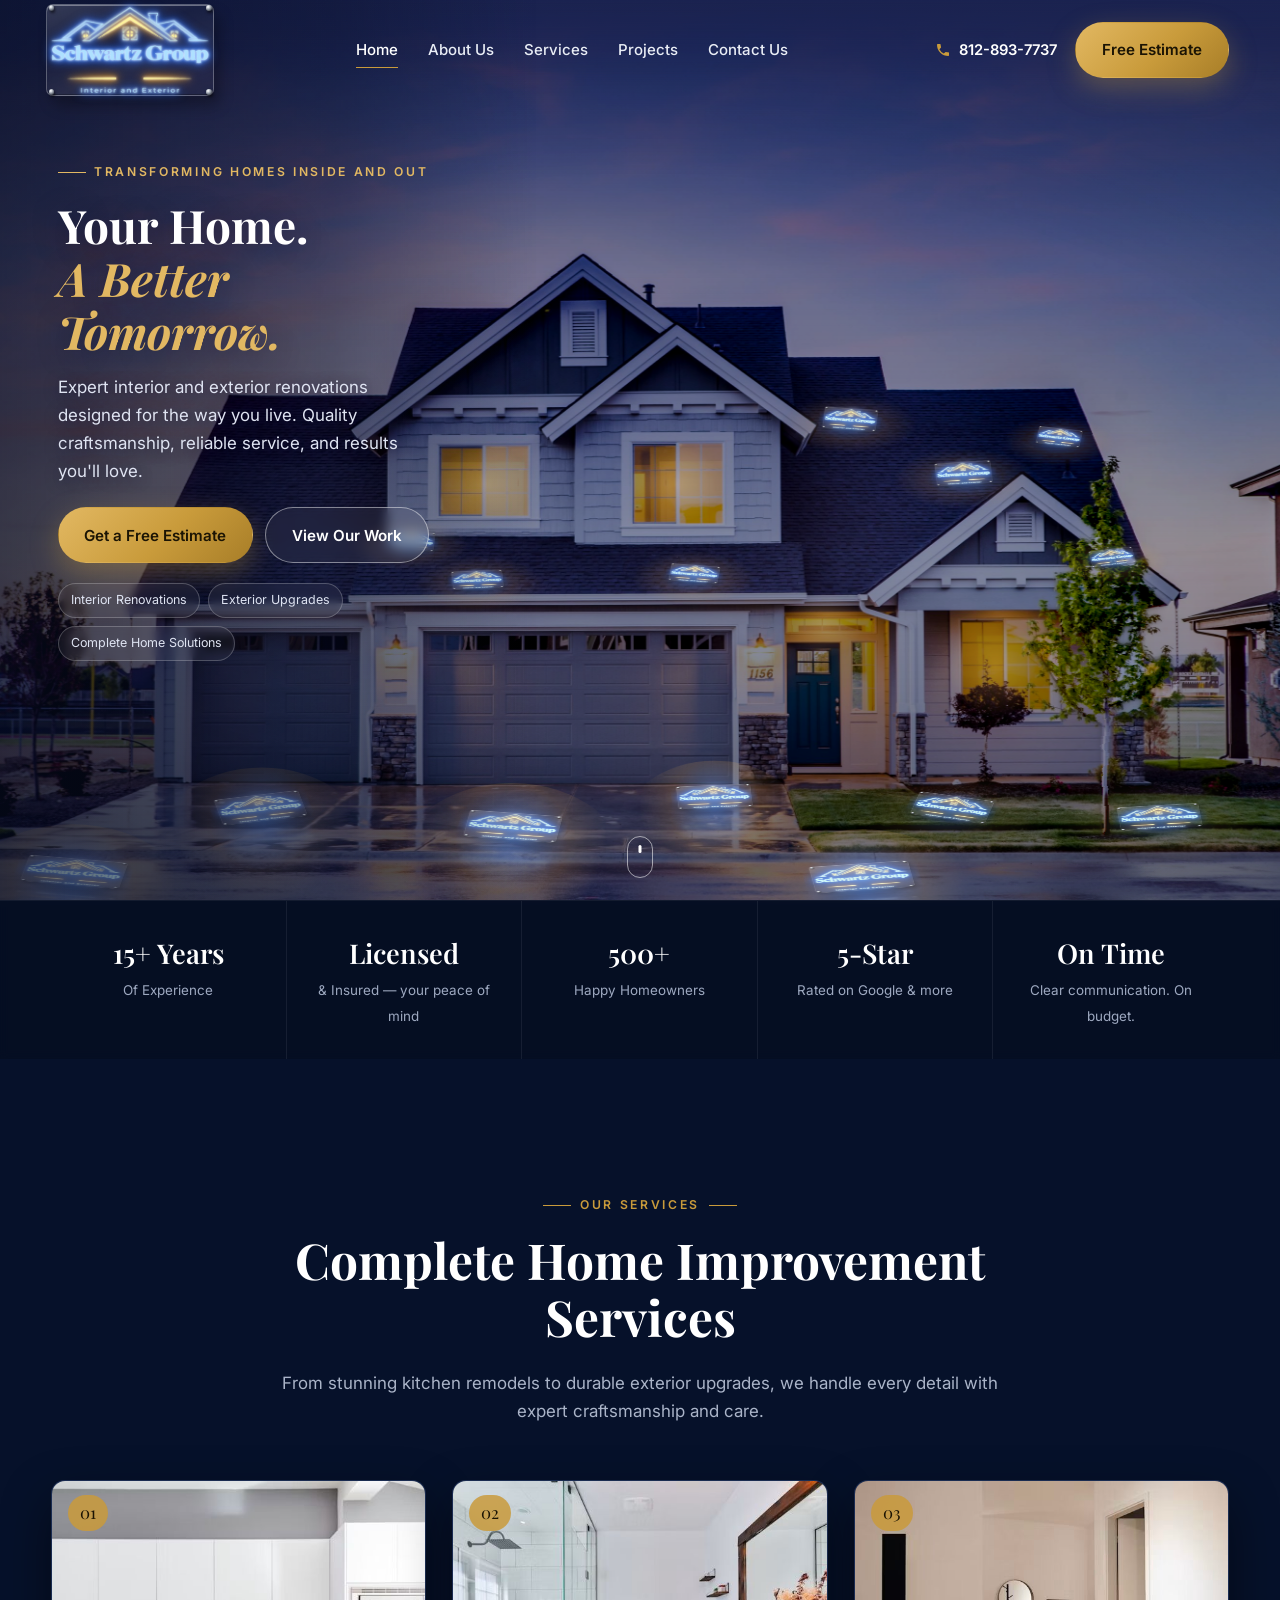
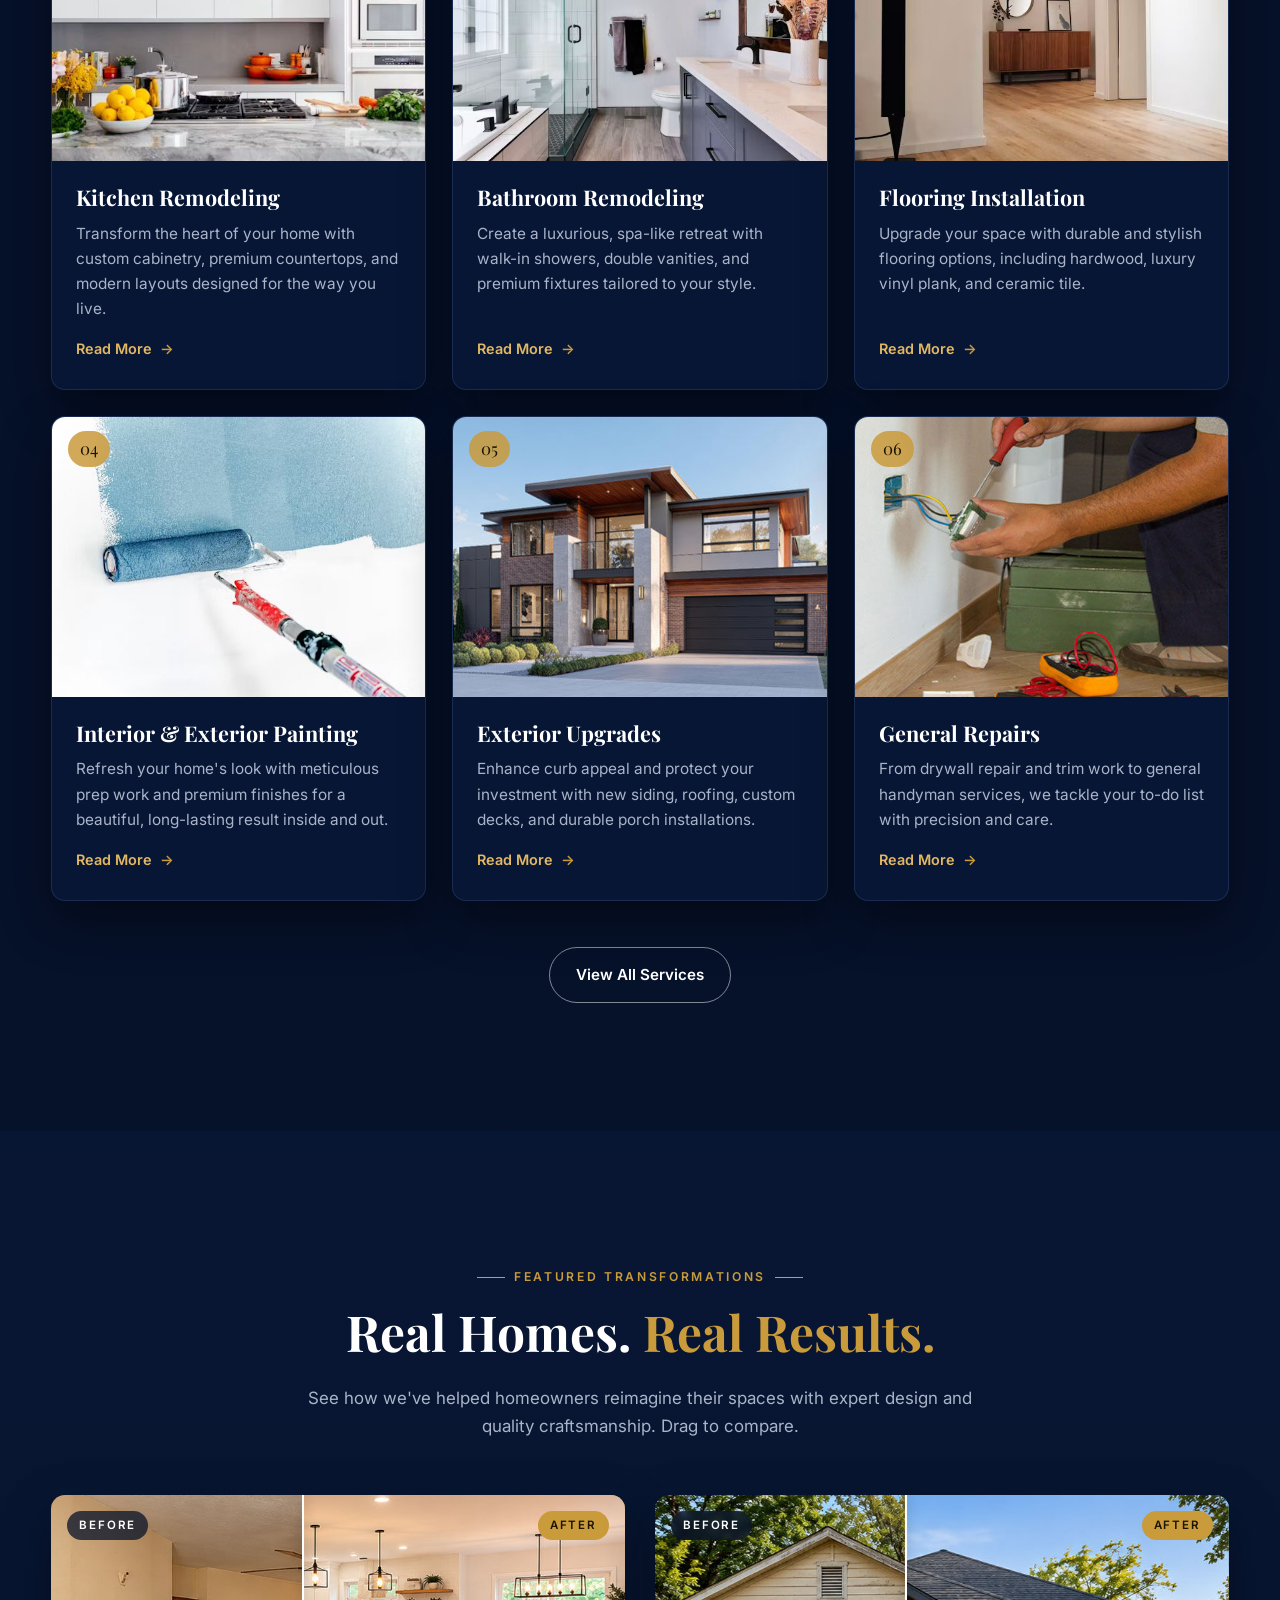
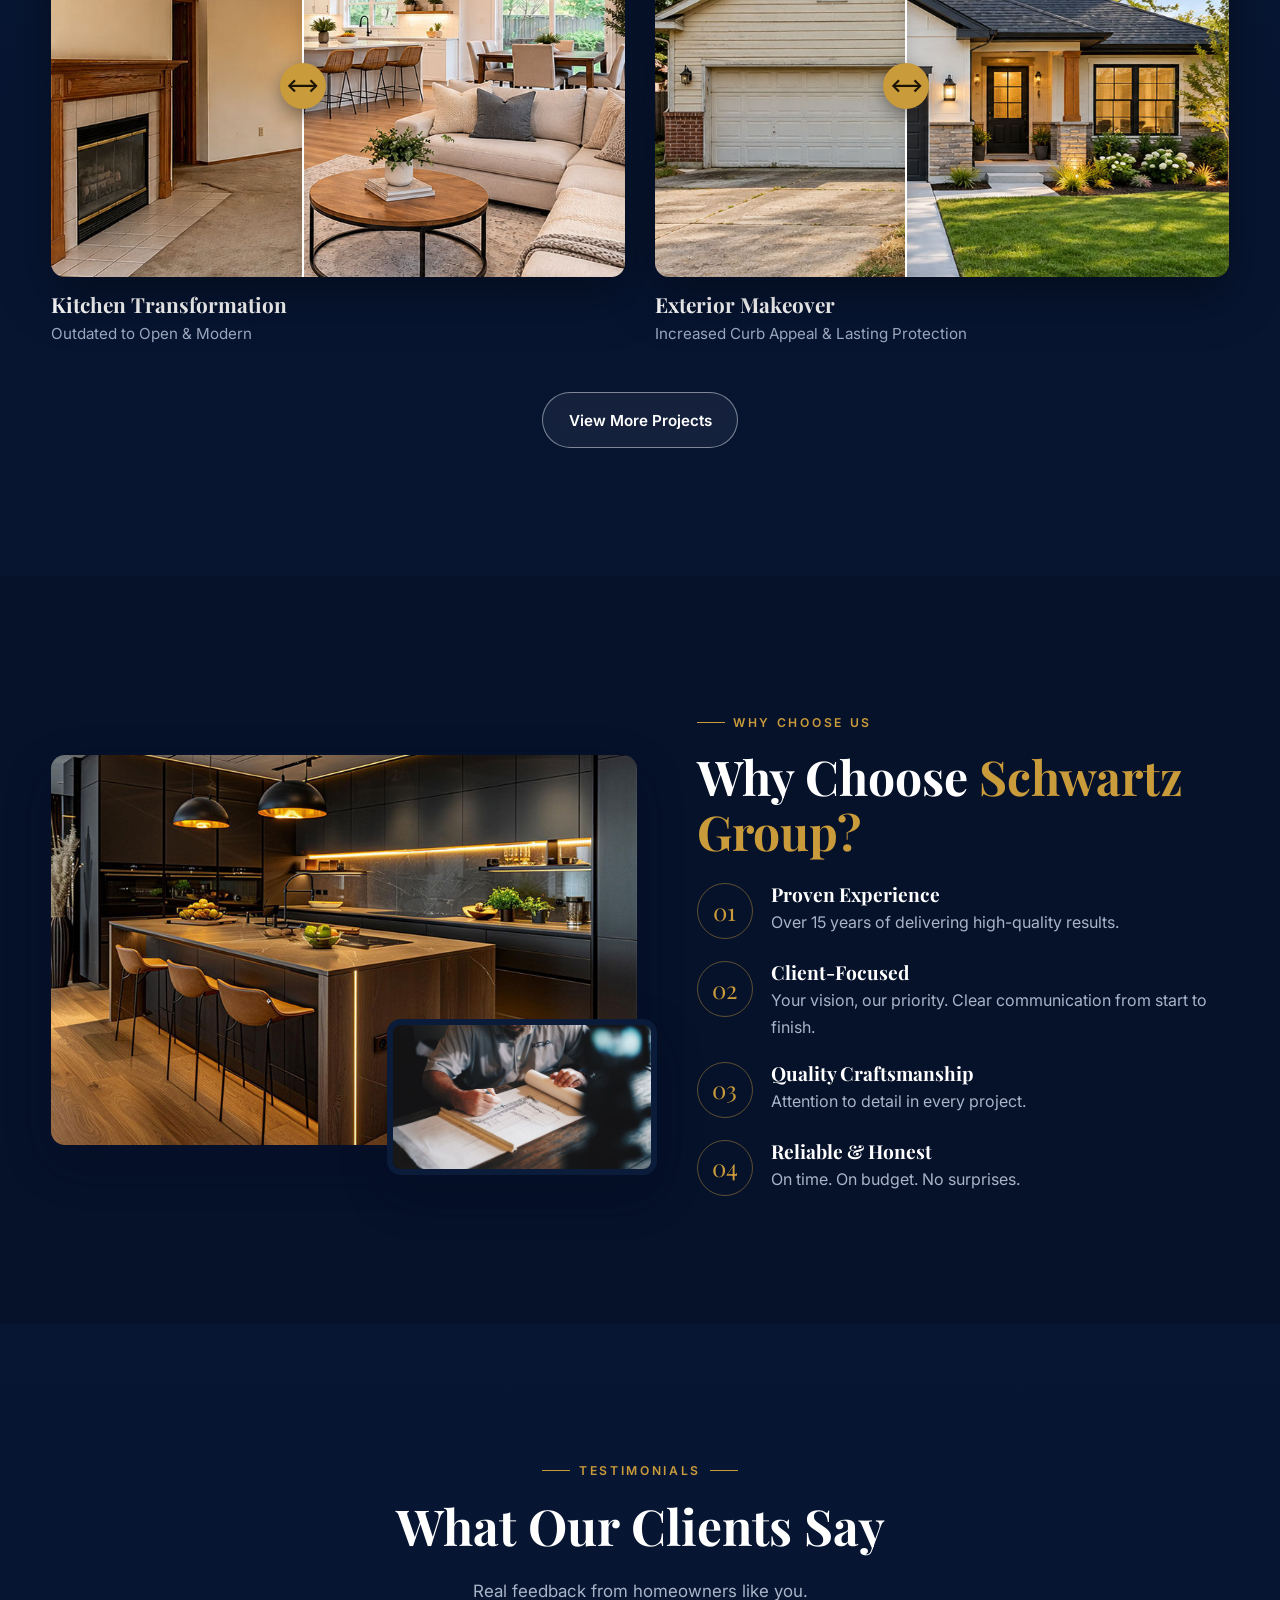
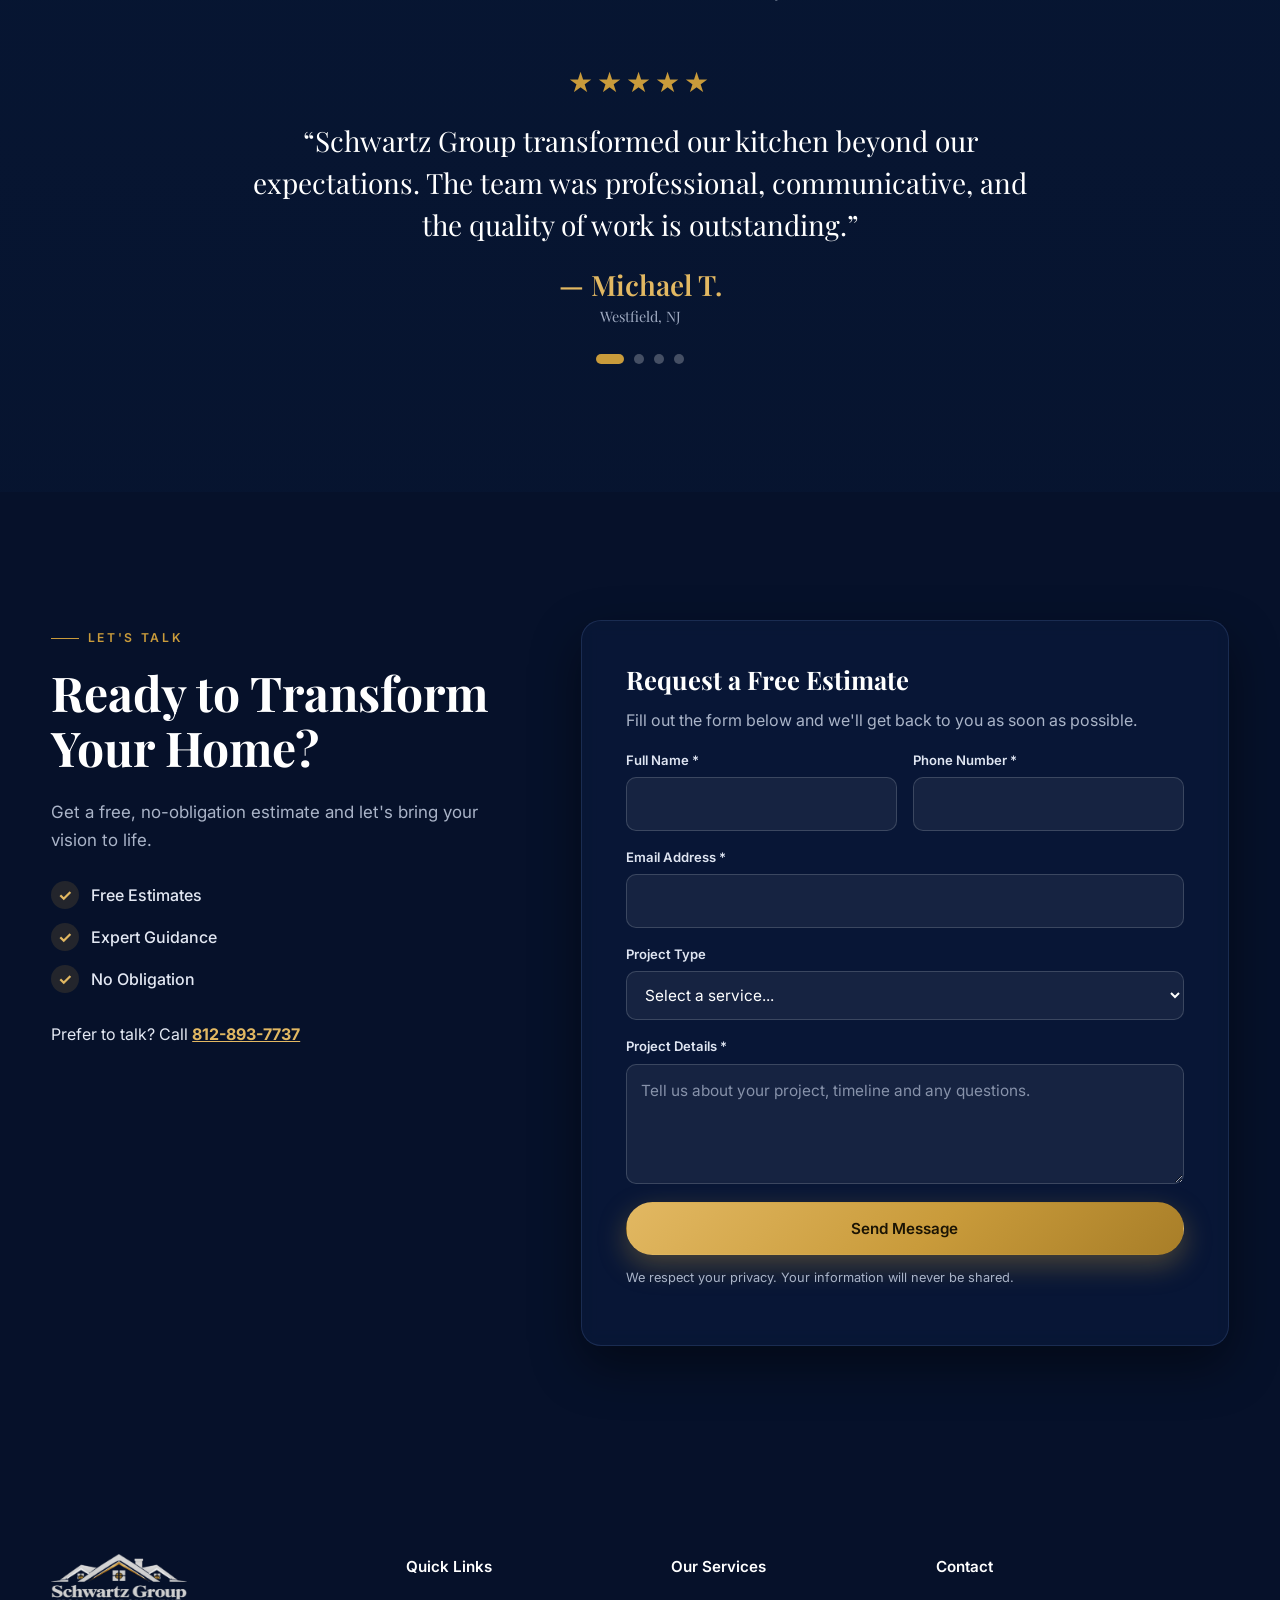
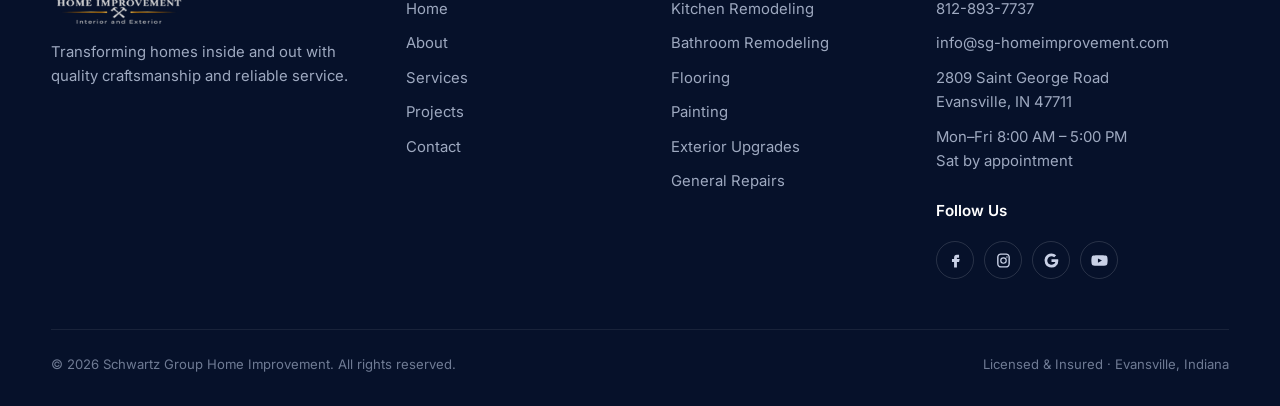
<file: index.html>
<!DOCTYPE html>
<html lang="en">
<head>
<meta charset="UTF-8">
<meta name="viewport" content="width=device-width, initial-scale=1, viewport-fit=cover">
<title>Schwartz Group | Home Improvement in Evansville, IN</title>
<meta name="description" content="Schwartz Group Home Improvement transforms homes inside and out — kitchens, bathrooms, flooring, painting, exterior upgrades and repairs in Evansville, Indiana. Free estimates.">
<meta name="theme-color" content="#0a1c3a">
<link rel="canonical" href="https://www.sg-homeimprovement.com/">
<meta property="og:title" content="Schwartz Group | Home Improvement in Evansville, IN">
<meta property="og:description" content="Schwartz Group Home Improvement transforms homes inside and out — kitchens, bathrooms, flooring, painting, exterior upgrades and repairs in Evansville, Indiana. Free estimates.">
<meta property="og:image" content="https://www.sg-homeimprovement.com/img/hero-house-1400.jpg">
<meta property="og:type" content="website">
<link rel="icon" type="image/png" href="/img/logo-small.png">
<link rel="preconnect" href="https://fonts.googleapis.com"><link rel="preconnect" href="https://fonts.gstatic.com" crossorigin>
<link href="https://fonts.googleapis.com/css2?family=Playfair+Display:ital,wght@0,500;0,600;0,700;1,600&family=Inter:wght@300;400;500;600;700&display=swap" rel="stylesheet">
<link rel="stylesheet" href="/css/style.css?v=6">
<script type="application/ld+json">{"@context":"https://schema.org","@type":"HomeAndConstructionBusiness","name":"Schwartz Group Home Improvement","telephone":"+1-812-893-7737","email":"info@sg-homeimprovement.com","url":"https://www.sg-homeimprovement.com","logo":"https://www.sg-homeimprovement.com/img/logo.png","image":"https://www.sg-homeimprovement.com/img/hero-house-1400.jpg","address":{"@type":"PostalAddress","streetAddress":"2809 Saint George Road","addressLocality":"Evansville","addressRegion":"IN","postalCode":"47711","addressCountry":"US"},"openingHours":"Mo-Fr 08:00-17:00","foundingDate":"2009"}</script>
</head><body class="home">
<svg width="0" height="0" style="position:absolute" aria-hidden="true"><filter id="leafwind" x="-5%" y="-5%" width="110%" height="110%"><feTurbulence type="fractalNoise" baseFrequency="0.018 0.03" numOctaves="2" seed="3" result="n"><animate attributeName="baseFrequency" dur="7s" values="0.018 0.03;0.022 0.036;0.016 0.028;0.018 0.03" repeatCount="indefinite"/></feTurbulence><feDisplacementMap in="SourceGraphic" in2="n" scale="5" xChannelSelector="R" yChannelSelector="G"><animate attributeName="scale" dur="3.3s" values="3;6;4;7;3" repeatCount="indefinite"/></feDisplacementMap></filter></svg>
<header class="site-header">
  <div class="container">
    <a class="brand" href="/" aria-label="Schwartz Group Home Improvement — home"><span class="nsign"><span class="backer"></span><img class="tube glass" src="/img/neon-blue.png" alt=""><img class="tube glass" src="/img/neon-gold.png" alt=""><img class="tube lit blue" src="/img/neon-blue.png" alt="Schwartz Group Home Improvement"><img class="tube lit gold" src="/img/neon-gold.png" alt=""><i class="standoff s1"></i><i class="standoff s2"></i><i class="standoff s3"></i><i class="standoff s4"></i></span></a>
    <nav class="main-nav" aria-label="Main"><a href="/" class="active">Home</a><a href="/about-us">About Us</a><a href="/services">Services</a><a href="/projects">Projects</a><a href="/contact-us">Contact Us</a></nav>
    <div class="header-actions">
      <a class="header-phone" href="tel:8128937737"><svg viewBox="0 0 24 24" aria-hidden="true"><path d="M6.6 10.8a15.1 15.1 0 0 0 6.6 6.6l2.2-2.2a1 1 0 0 1 1-.25 11.4 11.4 0 0 0 3.6.57 1 1 0 0 1 1 1V20a1 1 0 0 1-1 1A17 17 0 0 1 3 4a1 1 0 0 1 1-1h3.5a1 1 0 0 1 1 1c0 1.25.2 2.45.57 3.57a1 1 0 0 1-.25 1z"/></svg>812-893-7737</a>
      <a class="btn btn-gold" href="/contact-us#estimate">Free Estimate</a>
      <button class="menu-toggle" aria-label="Open menu" aria-expanded="false"><span></span><span></span><span></span></button>
    </div>
  </div>
</header>
<nav class="mobile-nav" aria-label="Mobile"><a href="/" class="active">Home</a><a href="/about-us">About Us</a><a href="/services">Services</a><a href="/projects">Projects</a><a href="/contact-us">Contact Us</a>
  <a class="btn btn-gold" href="/contact-us#estimate">Get a Free Estimate</a>
  <div class="m-contact"><a href="tel:8128937737" style="color:#fff;text-decoration:none">812-893-7737</a><br>info@sg-homeimprovement.com</div>
</nav>

<main>

<section class="hero" aria-label="Schwartz Group — your home, a better tomorrow">
  <div class="scene">
    <img class="photo" src="/img/hero-house.jpg" srcset="/img/hero-house-1400.jpg 1400w, /img/hero-house.jpg 2800w" sizes="(max-width: 820px) 1400px, 150vw" alt="A two-story home with dark navy gabled roofs and warm lit windows at dusk" fetchpriority="high">
    <div class="tree-wrap" aria-hidden="true"><img class="tree-plate" src="/img/tree-plate.webp" alt=""><div class="tree-sway"><img class="tree" src="/img/tree.webp" alt=""></div></div>
    <div class="grade"></div>
    <div class="windows-glow"></div>
    <div class="ground" aria-hidden="true"><span class="lay roof" style="left:33.0%;top:60.0%;width:4.0%;--r:5deg;--sq:0.72"><span class="obj"><img class="off" src="/img/mini-sign-off.png" alt=""><img class="on" src="/img/mini-sign-on.png" alt=""></span></span><span class="lay roof" style="left:65.5%;top:46.5%;width:4.6%;--r:6deg;--sq:0.72"><span class="obj"><img class="off" src="/img/mini-sign-off.png" alt=""><img class="on" src="/img/mini-sign-on.png" alt=""></span></span><span class="lay roof" style="left:74.0%;top:52.5%;width:4.8%;--r:-5deg;--sq:0.72"><span class="obj"><img class="off" src="/img/mini-sign-off.png" alt=""><img class="on" src="/img/mini-sign-on.png" alt=""></span></span><span class="lay roof" style="left:81.0%;top:48.5%;width:3.8%;--r:9deg;--sq:0.7"><span class="obj"><img class="off" src="/img/mini-sign-off.png" alt=""><img class="on" src="/img/mini-sign-on.png" alt=""></span></span><span class="lay roof" style="left:38.0%;top:64.2%;width:4.4%;--r:-4deg;--sq:0.62"><span class="obj"><img class="off" src="/img/mini-sign-off.png" alt=""><img class="on" src="/img/mini-sign-on.png" alt=""></span></span><span class="lay roof" style="left:54.0%;top:63.6%;width:4.2%;--r:7deg;--sq:0.62"><span class="obj"><img class="off" src="/img/mini-sign-off.png" alt=""><img class="on" src="/img/mini-sign-on.png" alt=""></span></span><span class="lay roof" style="left:85.0%;top:61.8%;width:3.8%;--r:-10deg;--sq:0.66"><span class="obj"><img class="off" src="/img/mini-sign-off.png" alt=""><img class="on" src="/img/mini-sign-on.png" alt=""></span></span><span class="lay wet" style="left:22.0%;top:89.5%;width:7.4%;--r:-12deg;--sq:0.55"><span class="obj"><img class="off" src="/img/mini-sign-off.png" alt=""><img class="on" src="/img/mini-sign-on.png" alt=""></span></span><span class="lay wet" style="left:40.5%;top:91.5%;width:8.0%;--r:8deg;--sq:0.52"><span class="obj"><img class="off" src="/img/mini-sign-off.png" alt=""><img class="on" src="/img/mini-sign-on.png" alt=""></span></span><span class="lay wet" style="left:55.5%;top:88.2%;width:6.4%;--r:-4deg;--sq:0.55"><span class="obj"><img class="off" src="/img/mini-sign-off.png" alt=""><img class="on" src="/img/mini-sign-on.png" alt=""></span></span><span class="lay grass" style="left:73.0%;top:89.5%;width:6.6%;--r:14deg;--sq:0.55"><span class="obj"><img class="off" src="/img/mini-sign-off.png" alt=""><img class="on" src="/img/mini-sign-on.png" alt=""></span></span><span class="lay grass" style="left:88.5%;top:90.5%;width:7.0%;--r:-6deg;--sq:0.52"><span class="obj"><img class="off" src="/img/mini-sign-off.png" alt=""><img class="on" src="/img/mini-sign-on.png" alt=""></span></span><span class="lay wet" style="left:8.0%;top:96.5%;width:8.6%;--r:10deg;--sq:0.48"><span class="obj"><img class="off" src="/img/mini-sign-off.png" alt=""><img class="on" src="/img/mini-sign-on.png" alt=""></span></span><span class="lay wet" style="left:66.5%;top:97.0%;width:8.6%;--r:-8deg;--sq:0.48"><span class="obj"><img class="off" src="/img/mini-sign-off.png" alt=""><img class="on" src="/img/mini-sign-on.png" alt=""></span></span></div>
    <div class="vignette"></div>
  </div>
  <div class="hero-copy">
    <span class="eyebrow">Transforming Homes Inside and Out</span>
    <h1 class="reveal">Your Home.<br><em>A Better Tomorrow.</em></h1>
    <p class="reveal d1">Expert interior and exterior renovations designed for the way you live. Quality craftsmanship, reliable service, and results you'll love.</p>
    <div class="btns reveal d2"><a class="btn btn-gold" href="/contact-us#estimate">Get a Free Estimate</a><a class="btn btn-ghost" href="/projects">View Our Work</a></div>
    <ul class="hero-tags reveal d2"><li>Interior Renovations</li><li>Exterior Upgrades</li><li>Complete Home Solutions</li></ul>
  </div>
  <span class="scroll-cue" aria-hidden="true"></span>
</section>

<section class="trust">
  <div class="container">
    <div class="item"><strong>15+ Years</strong><span>Of Experience</span></div>
    <div class="item"><strong>Licensed</strong><span>&amp; Insured — your peace of mind</span></div>
    <div class="item"><strong>500+</strong><span>Happy Homeowners</span></div>
    <div class="item"><strong>5-Star</strong><span>Rated on Google &amp; more</span></div>
    <div class="item"><strong>On Time</strong><span>Clear communication. On budget.</span></div>
  </div>
</section>

<section class="section" id="services">
  <div class="container">
    <div class="section-head reveal"><span class="eyebrow">Our Services</span><h2>Complete Home Improvement Services</h2><p>From stunning kitchen remodels to durable exterior upgrades, we handle every detail with expert craftsmanship and care.</p></div>
    <div class="grid-3">
      <article class="card reveal d0">
        <div class="media"><img src="/img/kitchen.jpg" alt="Kitchen Remodeling" loading="lazy"><span class="num">01</span></div>
        <div class="body"><h3>Kitchen Remodeling</h3><p>Transform the heart of your home with custom cabinetry, premium countertops, and modern layouts designed for the way you live.</p><a class="more" href="/services#kitchen">Read More</a></div>
      </article>
      <article class="card reveal d1">
        <div class="media"><img src="/img/bathroom.jpg" alt="Bathroom Remodeling" loading="lazy"><span class="num">02</span></div>
        <div class="body"><h3>Bathroom Remodeling</h3><p>Create a luxurious, spa-like retreat with walk-in showers, double vanities, and premium fixtures tailored to your style.</p><a class="more" href="/services#bathroom">Read More</a></div>
      </article>
      <article class="card reveal d2">
        <div class="media"><img src="/img/flooring.jpg" alt="Flooring Installation" loading="lazy"><span class="num">03</span></div>
        <div class="body"><h3>Flooring Installation</h3><p>Upgrade your space with durable and stylish flooring options, including hardwood, luxury vinyl plank, and ceramic tile.</p><a class="more" href="/services#flooring">Read More</a></div>
      </article>
      <article class="card reveal d0">
        <div class="media"><img src="/img/painting.jpg" alt="Interior & Exterior Painting" loading="lazy"><span class="num">04</span></div>
        <div class="body"><h3>Interior & Exterior Painting</h3><p>Refresh your home's look with meticulous prep work and premium finishes for a beautiful, long-lasting result inside and out.</p><a class="more" href="/services#painting">Read More</a></div>
      </article>
      <article class="card reveal d1">
        <div class="media"><img src="/img/exterior.jpg" alt="Exterior Upgrades" loading="lazy"><span class="num">05</span></div>
        <div class="body"><h3>Exterior Upgrades</h3><p>Enhance curb appeal and protect your investment with new siding, roofing, custom decks, and durable porch installations.</p><a class="more" href="/services#exterior">Read More</a></div>
      </article>
      <article class="card reveal d2">
        <div class="media"><img src="/img/repairs.jpg" alt="General Repairs & Maintenance" loading="lazy"><span class="num">06</span></div>
        <div class="body"><h3>General Repairs</h3><p>From drywall repair and trim work to general handyman services, we tackle your to-do list with precision and care.</p><a class="more" href="/services#repairs">Read More</a></div>
      </article></div>
    <div class="center-btn"><a class="btn btn-outline" href="/services">View All Services</a></div>
  </div>
</section>

<section class="section dark">
  <div class="container">
    <div class="section-head reveal"><span class="eyebrow">Featured Transformations</span><h2>Real Homes. <span class="gold-text">Real Results.</span></h2><p>See how we've helped homeowners reimagine their spaces with expert design and quality craftsmanship. Drag to compare.</p></div>
    <div class="ba-grid">
      <div class="reveal"><div class="ba"><img src="/img/kitchen-before.jpg" alt="Living space before renovation"><div class="after-wrap"><img src="/img/kitchen-after.jpg" alt="Living space after renovation"></div><span class="handle"></span><span class="tag b">Before</span><span class="tag a">After</span></div>
        <div class="ba-cap"><h4>Kitchen Transformation</h4><p>Outdated to Open &amp; Modern</p></div></div>
      <div class="reveal d1"><div class="ba"><img src="/img/exterior-before.jpg" alt="Home exterior before"><div class="after-wrap"><img src="/img/exterior-after.jpg" alt="Home exterior after"></div><span class="handle"></span><span class="tag b">Before</span><span class="tag a">After</span></div>
        <div class="ba-cap"><h4>Exterior Makeover</h4><p>Increased Curb Appeal &amp; Lasting Protection</p></div></div>
    </div>
    <div class="center-btn"><a class="btn btn-ghost" href="/projects">View More Projects</a></div>
  </div>
</section>

<section class="section">
  <div class="container why">
    <div class="photo-stack reveal"><img src="/img/cabinetry.jpg" alt="Custom kitchen with island and pendant lighting" loading="lazy"><img class="float" src="/img/planning.jpg" alt="Planning a renovation on blueprints" loading="lazy"></div>
    <div>
      <span class="eyebrow">Why Choose Us</span>
      <h2 style="font-size:clamp(2rem,4vw,3rem)">Why Choose <span class="gold-text">Schwartz Group?</span></h2>
      <div class="why-list">
        <div class="why-item reveal"><span class="n">01</span><div><h4>Proven Experience</h4><p>Over 15 years of delivering high-quality results.</p></div></div>
        <div class="why-item reveal d1"><span class="n">02</span><div><h4>Client-Focused</h4><p>Your vision, our priority. Clear communication from start to finish.</p></div></div>
        <div class="why-item reveal d2"><span class="n">03</span><div><h4>Quality Craftsmanship</h4><p>Attention to detail in every project.</p></div></div>
        <div class="why-item reveal d3"><span class="n">04</span><div><h4>Reliable &amp; Honest</h4><p>On time. On budget. No surprises.</p></div></div>
      </div>
    </div>
  </div>
</section>

<section class="section dark">
  <div class="container">
    <div class="section-head reveal"><span class="eyebrow">Testimonials</span><h2>What Our Clients Say</h2><p>Real feedback from homeowners like you.</p></div>
    <div class="testi reveal"><div class="quote"><div class="q"><div class="stars">★★★★★</div>“Schwartz Group transformed our kitchen beyond our expectations. The team was professional, communicative, and the quality of work is outstanding.”<div class="who">— Michael T.<span>Westfield, NJ</span></div></div><div class="q"><div class="stars">★★★★★</div>“Our bathroom remodel exceeded everything we imagined. Beautiful work, great attention to detail, and a fantastic team to work with.”<div class="who">— Amanda R.<span>Fanwood, NJ</span></div></div><div class="q"><div class="stars">★★★★★</div>“From the estimate to the final walkthrough, Schwartz Group was incredible. Our home's exterior looks amazing. Highly recommend!”<div class="who">— David L.<span>Scotch Plains, NJ</span></div></div><div class="q"><div class="stars">★★★★★</div>“The flooring installation was seamless. They were in and out in no time, and the new floors completely changed the feel of our living room.”<div class="who">— Sarah K.<span>Evansville, IN</span></div></div></div><div class="dots"><button aria-label="Review 1"></button><button aria-label="Review 2"></button><button aria-label="Review 3"></button><button aria-label="Review 4"></button></div></div>
  </div>
</section>

<section class="section">
  <div class="container estimate">
    <div class="reveal">
      <span class="eyebrow">Let's Talk</span>
      <h2 style="font-size:clamp(2rem,4vw,3rem)">Ready to Transform Your Home?</h2>
      <p style="color:var(--muted);font-size:1.06rem">Get a free, no-obligation estimate and let's bring your vision to life.</p>
      <ul class="perks"><li>Free Estimates</li><li>Expert Guidance</li><li>No Obligation</li></ul>
      <p style="margin-top:28px">Prefer to talk? Call <a href="tel:8128937737" style="color:var(--navy);font-weight:700">812-893-7737</a></p>
    </div>
    <div class="reveal d1">
<div class="form-card" id="estimate">
  <h3>Request a Free Estimate</h3>
  <p style="color:var(--muted)">Fill out the form below and we'll get back to you as soon as possible.</p>
  <form class="estimate-form" novalidate>
    <div class="form-grid">
      <div class="field"><label for="f-name">Full Name *</label><input id="f-name" name="name" required autocomplete="name"></div>
      <div class="field"><label for="f-phone">Phone Number *</label><input id="f-phone" name="phone" type="tel" required autocomplete="tel"></div>
      <div class="field full"><label for="f-email">Email Address *</label><input id="f-email" name="email" type="email" required autocomplete="email"></div>
      <div class="field full"><label for="f-type">Project Type</label><select id="f-type" name="projectType"><option value="">Select a service...</option><option>Kitchen Remodeling</option><option>Bathroom Remodeling</option><option>Flooring Installation</option><option>Interior/Exterior Painting</option><option>Exterior Upgrades</option><option>General Repairs</option><option>Other</option></select></div>
      <div class="field full"><label for="f-msg">Project Details *</label><textarea id="f-msg" name="details" required placeholder="Tell us about your project, timeline and any questions."></textarea></div>
      <input type="text" name="company" tabindex="-1" autocomplete="off" style="position:absolute;left:-9999px" aria-hidden="true">
    </div>
    <button class="btn btn-gold" type="submit">Send Message</button>
    <div class="form-msg" role="status" aria-live="polite"></div>
    <p class="form-note">We respect your privacy. Your information will never be shared.</p>
  </form>
</div></div>
  </div>
</section>
</main>
<footer class="site-footer">
  <div class="container">
    <div class="footer-grid">
      <div><img class="f-logo" src="/img/logo-light.png" alt="Schwartz Group Home Improvement" loading="lazy"><p>Transforming homes inside and out with quality craftsmanship and reliable service.</p></div>
      <div><h5>Quick Links</h5><ul><li><a href="/">Home</a></li><li><a href="/about-us">About</a></li><li><a href="/services">Services</a></li><li><a href="/projects">Projects</a></li><li><a href="/contact-us">Contact</a></li></ul></div>
      <div><h5>Our Services</h5><ul><li><a href="/services#kitchen">Kitchen Remodeling</a></li><li><a href="/services#bathroom">Bathroom Remodeling</a></li><li><a href="/services#flooring">Flooring</a></li><li><a href="/services#painting">Painting</a></li><li><a href="/services#exterior">Exterior Upgrades</a></li><li><a href="/services#repairs">General Repairs</a></li></ul></div>
      <div><h5>Contact</h5><ul>
        <li><a href="tel:8128937737">812-893-7737</a></li>
        <li><a href="mailto:info@sg-homeimprovement.com">info@sg-homeimprovement.com</a></li>
        <li>2809 Saint George Road<br>Evansville, IN 47711</li>
        <li>Mon–Fri 8:00 AM – 5:00 PM<br>Sat by appointment</li></ul>
        <h5 style="margin-top:24px">Follow Us</h5>
        <div class="social">
          <a href="#" aria-label="Facebook"><svg viewBox="0 0 24 24"><path d="M14 8h3V4h-3c-2.8 0-4 1.7-4 4.2V10H7v4h3v8h4v-8h3l1-4h-4V8.6c0-.4.3-.6.6-.6z"/></svg></a>
          <a href="#" aria-label="Instagram"><svg viewBox="0 0 24 24"><path d="M12 7.3A4.7 4.7 0 1 0 16.7 12 4.7 4.7 0 0 0 12 7.3zm0 7.7a3 3 0 1 1 3-3 3 3 0 0 1-3 3zm6-7.9a1.1 1.1 0 1 1-1.1-1.1A1.1 1.1 0 0 1 18 7.1zM21 8c0-1.7-.4-3.2-1.6-4.4S16.7 2 15 2H9C7.3 2 5.8 2.4 4.6 3.6S3 6.3 3 8v8c0 1.7.4 3.2 1.6 4.4S7.3 22 9 22h6c1.7 0 3.2-.4 4.4-1.6S21 17.7 21 16zm-2 8.2a3.6 3.6 0 0 1-3.8 3.8H8.8A3.6 3.6 0 0 1 5 16.2V7.8A3.6 3.6 0 0 1 8.8 4h6.4A3.6 3.6 0 0 1 19 7.8z"/></svg></a>
          <a href="#" aria-label="Google"><svg viewBox="0 0 24 24"><path d="M21.6 12.2c0-.7-.1-1.4-.2-2H12v3.8h5.4a4.6 4.6 0 0 1-2 3v2.5h3.2a9.7 9.7 0 0 0 3-7.3zM12 22a9.5 9.5 0 0 0 6.6-2.4l-3.2-2.5a6 6 0 0 1-9-3.1H3.1v2.6A10 10 0 0 0 12 22zM6.4 14a6 6 0 0 1 0-3.9V7.5H3.1a10 10 0 0 0 0 9zM12 6a5.4 5.4 0 0 1 3.8 1.5l2.8-2.8A9.6 9.6 0 0 0 12 2a10 10 0 0 0-8.9 5.5l3.3 2.6A6 6 0 0 1 12 6z"/></svg></a>
          <a href="#" aria-label="YouTube"><svg viewBox="0 0 24 24"><path d="M23 7.2a3 3 0 0 0-2.1-2.1C19 4.6 12 4.6 12 4.6s-7 0-8.9.5A3 3 0 0 0 1 7.2 31 31 0 0 0 .5 12a31 31 0 0 0 .5 4.8 3 3 0 0 0 2.1 2.1c1.9.5 8.9.5 8.9.5s7 0 8.9-.5a3 3 0 0 0 2.1-2.1 31 31 0 0 0 .5-4.8 31 31 0 0 0-.5-4.8zM9.8 15V9l5.7 3z"/></svg></a>
        </div></div>
    </div>
    <div class="footer-bottom"><span>© <span id="year">2026</span> Schwartz Group Home Improvement. All rights reserved.</span><span>Licensed &amp; Insured · Evansville, Indiana</span></div>
  </div>
</footer>
<script src="/js/main.js?v=6" defer></script>
</body>
</html>
</file>
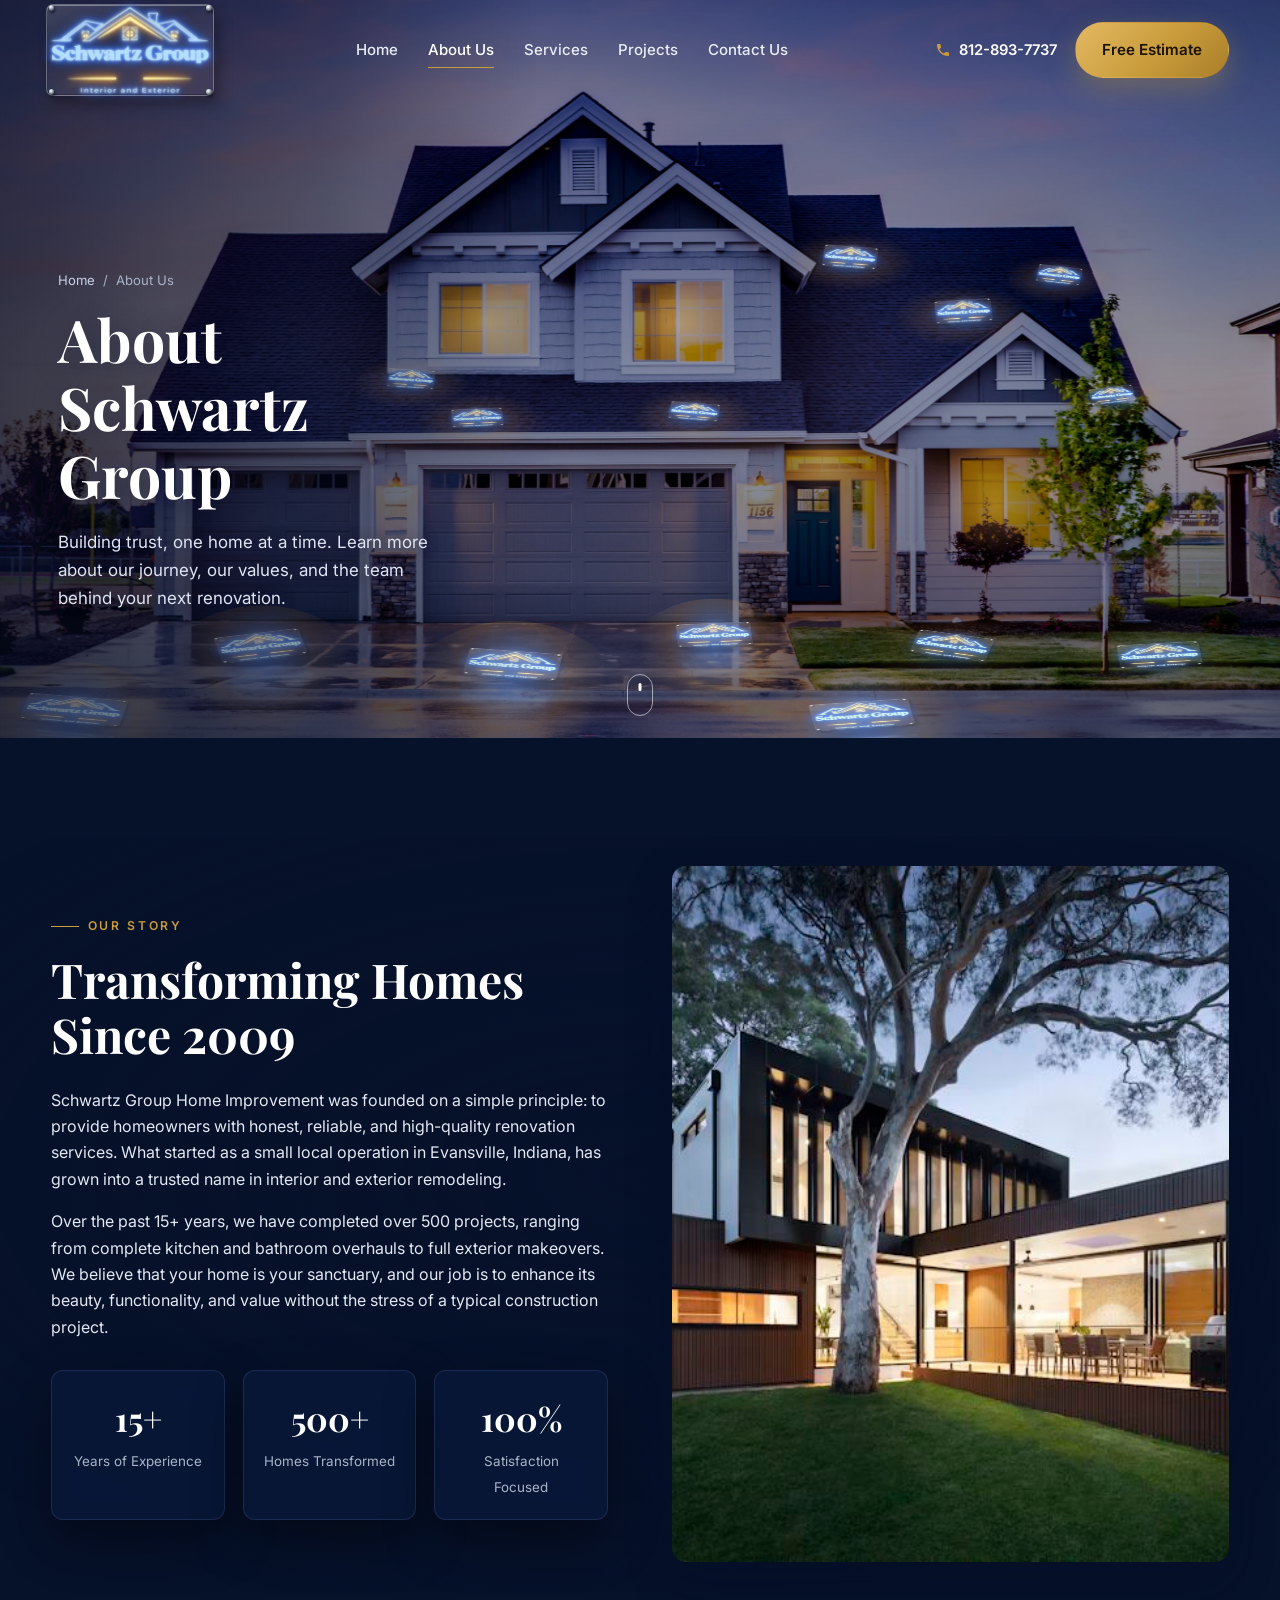
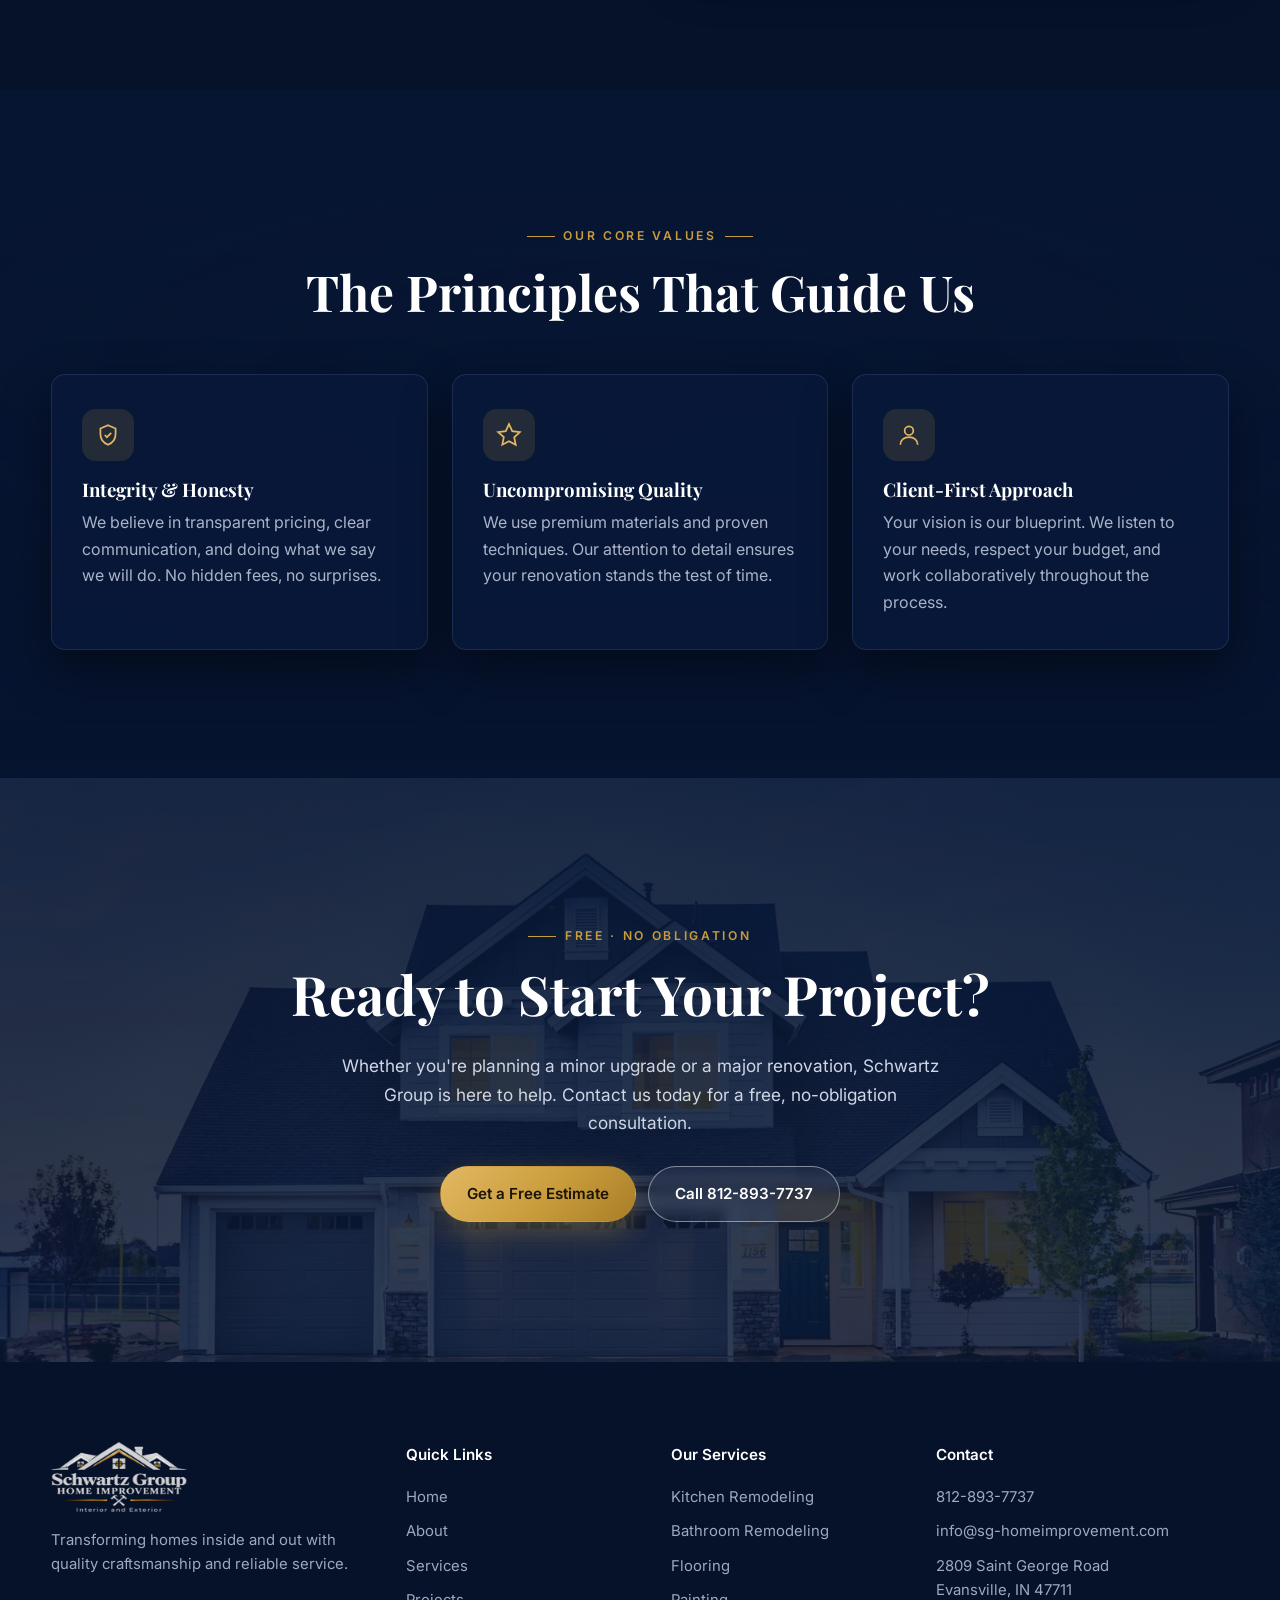
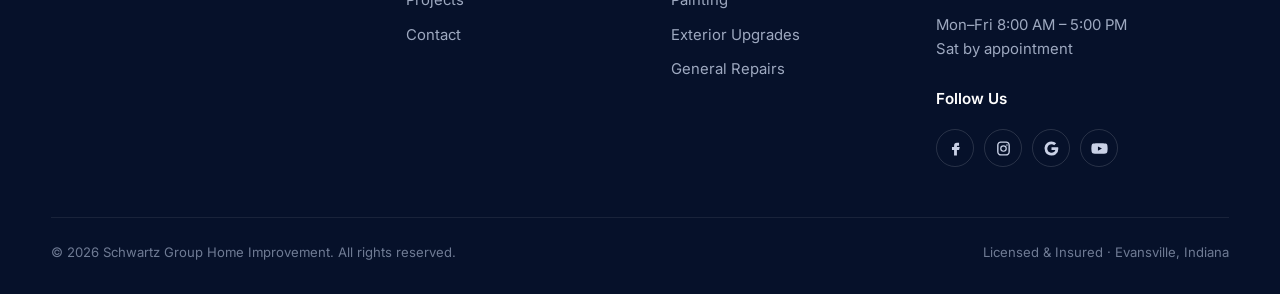
<file: about-us.html>
<!DOCTYPE html>
<html lang="en">
<head>
<meta charset="UTF-8">
<meta name="viewport" content="width=device-width, initial-scale=1, viewport-fit=cover">
<title>About Us | Schwartz Group Home Improvement</title>
<meta name="description" content="Learn about Schwartz Group Home Improvement's story, values and team — transforming homes in Evansville, Indiana since 2009.">
<meta name="theme-color" content="#0a1c3a">
<link rel="canonical" href="https://www.sg-homeimprovement.com/about-us">
<meta property="og:title" content="About Us | Schwartz Group Home Improvement">
<meta property="og:description" content="Learn about Schwartz Group Home Improvement's story, values and team — transforming homes in Evansville, Indiana since 2009.">
<meta property="og:image" content="https://www.sg-homeimprovement.com/img/hero-house-1400.jpg">
<meta property="og:type" content="website">
<link rel="icon" type="image/png" href="/img/logo-small.png">
<link rel="preconnect" href="https://fonts.googleapis.com"><link rel="preconnect" href="https://fonts.gstatic.com" crossorigin>
<link href="https://fonts.googleapis.com/css2?family=Playfair+Display:ital,wght@0,500;0,600;0,700;1,600&family=Inter:wght@300;400;500;600;700&display=swap" rel="stylesheet">
<link rel="stylesheet" href="/css/style.css?v=6">
<script type="application/ld+json">{"@context":"https://schema.org","@type":"HomeAndConstructionBusiness","name":"Schwartz Group Home Improvement","telephone":"+1-812-893-7737","email":"info@sg-homeimprovement.com","url":"https://www.sg-homeimprovement.com","logo":"https://www.sg-homeimprovement.com/img/logo.png","image":"https://www.sg-homeimprovement.com/img/hero-house-1400.jpg","address":{"@type":"PostalAddress","streetAddress":"2809 Saint George Road","addressLocality":"Evansville","addressRegion":"IN","postalCode":"47711","addressCountry":"US"},"openingHours":"Mo-Fr 08:00-17:00","foundingDate":"2009"}</script>
</head><body>
<svg width="0" height="0" style="position:absolute" aria-hidden="true"><filter id="leafwind" x="-5%" y="-5%" width="110%" height="110%"><feTurbulence type="fractalNoise" baseFrequency="0.018 0.03" numOctaves="2" seed="3" result="n"><animate attributeName="baseFrequency" dur="7s" values="0.018 0.03;0.022 0.036;0.016 0.028;0.018 0.03" repeatCount="indefinite"/></feTurbulence><feDisplacementMap in="SourceGraphic" in2="n" scale="5" xChannelSelector="R" yChannelSelector="G"><animate attributeName="scale" dur="3.3s" values="3;6;4;7;3" repeatCount="indefinite"/></feDisplacementMap></filter></svg>
<header class="site-header">
  <div class="container">
    <a class="brand" href="/" aria-label="Schwartz Group Home Improvement — home"><span class="nsign"><span class="backer"></span><img class="tube glass" src="/img/neon-blue.png" alt=""><img class="tube glass" src="/img/neon-gold.png" alt=""><img class="tube lit blue" src="/img/neon-blue.png" alt="Schwartz Group Home Improvement"><img class="tube lit gold" src="/img/neon-gold.png" alt=""><i class="standoff s1"></i><i class="standoff s2"></i><i class="standoff s3"></i><i class="standoff s4"></i></span></a>
    <nav class="main-nav" aria-label="Main"><a href="/">Home</a><a href="/about-us" class="active">About Us</a><a href="/services">Services</a><a href="/projects">Projects</a><a href="/contact-us">Contact Us</a></nav>
    <div class="header-actions">
      <a class="header-phone" href="tel:8128937737"><svg viewBox="0 0 24 24" aria-hidden="true"><path d="M6.6 10.8a15.1 15.1 0 0 0 6.6 6.6l2.2-2.2a1 1 0 0 1 1-.25 11.4 11.4 0 0 0 3.6.57 1 1 0 0 1 1 1V20a1 1 0 0 1-1 1A17 17 0 0 1 3 4a1 1 0 0 1 1-1h3.5a1 1 0 0 1 1 1c0 1.25.2 2.45.57 3.57a1 1 0 0 1-.25 1z"/></svg>812-893-7737</a>
      <a class="btn btn-gold" href="/contact-us#estimate">Free Estimate</a>
      <button class="menu-toggle" aria-label="Open menu" aria-expanded="false"><span></span><span></span><span></span></button>
    </div>
  </div>
</header>
<nav class="mobile-nav" aria-label="Mobile"><a href="/">Home</a><a href="/about-us" class="active">About Us</a><a href="/services">Services</a><a href="/projects">Projects</a><a href="/contact-us">Contact Us</a>
  <a class="btn btn-gold" href="/contact-us#estimate">Get a Free Estimate</a>
  <div class="m-contact"><a href="tel:8128937737" style="color:#fff;text-decoration:none">812-893-7737</a><br>info@sg-homeimprovement.com</div>
</nav>

<section class="hero hero-inner" aria-label="About Schwartz Group">
  <div class="scene">
    <img class="photo" src="/img/hero-house.jpg" srcset="/img/hero-house-1400.jpg 1400w, /img/hero-house.jpg 2800w" sizes="(max-width: 820px) 1400px, 150vw" alt="A two-story home with dark navy gabled roofs and warm lit windows at dusk" fetchpriority="high">
    <div class="tree-wrap" aria-hidden="true"><img class="tree-plate" src="/img/tree-plate.webp" alt=""><div class="tree-sway"><img class="tree" src="/img/tree.webp" alt=""></div></div>
    <div class="grade"></div>
    <div class="windows-glow"></div>
    <div class="ground" aria-hidden="true"><span class="lay roof" style="left:33.0%;top:60.0%;width:4.0%;--r:5deg;--sq:0.72"><span class="obj"><img class="off" src="/img/mini-sign-off.png" alt=""><img class="on" src="/img/mini-sign-on.png" alt=""></span></span><span class="lay roof" style="left:65.5%;top:46.5%;width:4.6%;--r:6deg;--sq:0.72"><span class="obj"><img class="off" src="/img/mini-sign-off.png" alt=""><img class="on" src="/img/mini-sign-on.png" alt=""></span></span><span class="lay roof" style="left:74.0%;top:52.5%;width:4.8%;--r:-5deg;--sq:0.72"><span class="obj"><img class="off" src="/img/mini-sign-off.png" alt=""><img class="on" src="/img/mini-sign-on.png" alt=""></span></span><span class="lay roof" style="left:81.0%;top:48.5%;width:3.8%;--r:9deg;--sq:0.7"><span class="obj"><img class="off" src="/img/mini-sign-off.png" alt=""><img class="on" src="/img/mini-sign-on.png" alt=""></span></span><span class="lay roof" style="left:38.0%;top:64.2%;width:4.4%;--r:-4deg;--sq:0.62"><span class="obj"><img class="off" src="/img/mini-sign-off.png" alt=""><img class="on" src="/img/mini-sign-on.png" alt=""></span></span><span class="lay roof" style="left:54.0%;top:63.6%;width:4.2%;--r:7deg;--sq:0.62"><span class="obj"><img class="off" src="/img/mini-sign-off.png" alt=""><img class="on" src="/img/mini-sign-on.png" alt=""></span></span><span class="lay roof" style="left:85.0%;top:61.8%;width:3.8%;--r:-10deg;--sq:0.66"><span class="obj"><img class="off" src="/img/mini-sign-off.png" alt=""><img class="on" src="/img/mini-sign-on.png" alt=""></span></span><span class="lay wet" style="left:22.0%;top:89.5%;width:7.4%;--r:-12deg;--sq:0.55"><span class="obj"><img class="off" src="/img/mini-sign-off.png" alt=""><img class="on" src="/img/mini-sign-on.png" alt=""></span></span><span class="lay wet" style="left:40.5%;top:91.5%;width:8.0%;--r:8deg;--sq:0.52"><span class="obj"><img class="off" src="/img/mini-sign-off.png" alt=""><img class="on" src="/img/mini-sign-on.png" alt=""></span></span><span class="lay wet" style="left:55.5%;top:88.2%;width:6.4%;--r:-4deg;--sq:0.55"><span class="obj"><img class="off" src="/img/mini-sign-off.png" alt=""><img class="on" src="/img/mini-sign-on.png" alt=""></span></span><span class="lay grass" style="left:73.0%;top:89.5%;width:6.6%;--r:14deg;--sq:0.55"><span class="obj"><img class="off" src="/img/mini-sign-off.png" alt=""><img class="on" src="/img/mini-sign-on.png" alt=""></span></span><span class="lay grass" style="left:88.5%;top:90.5%;width:7.0%;--r:-6deg;--sq:0.52"><span class="obj"><img class="off" src="/img/mini-sign-off.png" alt=""><img class="on" src="/img/mini-sign-on.png" alt=""></span></span><span class="lay wet" style="left:8.0%;top:96.5%;width:8.6%;--r:10deg;--sq:0.48"><span class="obj"><img class="off" src="/img/mini-sign-off.png" alt=""><img class="on" src="/img/mini-sign-on.png" alt=""></span></span><span class="lay wet" style="left:66.5%;top:97.0%;width:8.6%;--r:-8deg;--sq:0.48"><span class="obj"><img class="off" src="/img/mini-sign-off.png" alt=""><img class="on" src="/img/mini-sign-on.png" alt=""></span></span></div>
    <div class="vignette"></div>
  </div>
  <div class="hero-copy">
    <div class="crumbs"><a href="/">Home</a> &nbsp;/&nbsp; About Us</div>
    <h1 class="reveal">About Schwartz Group</h1>
    <p class="reveal d1">Building trust, one home at a time. Learn more about our journey, our values, and the team behind your next renovation.</p>
  </div>
  <span class="scroll-cue" aria-hidden="true"></span>
</section>
<main>
<section class="section">
  <div class="container story">
    <div class="reveal">
      <span class="eyebrow">Our Story</span>
      <h2 style="font-size:clamp(2rem,4vw,3rem)">Transforming Homes Since 2009</h2>
      <p>Schwartz Group Home Improvement was founded on a simple principle: to provide homeowners with honest, reliable, and high-quality renovation services. What started as a small local operation in Evansville, Indiana, has grown into a trusted name in interior and exterior remodeling.</p>
      <p>Over the past 15+ years, we have completed over 500 projects, ranging from complete kitchen and bathroom overhauls to full exterior makeovers. We believe that your home is your sanctuary, and our job is to enhance its beauty, functionality, and value without the stress of a typical construction project.</p>
      <div class="stats"><div class="stat"><strong>15+</strong><span>Years of Experience</span></div><div class="stat"><strong>500+</strong><span>Homes Transformed</span></div><div class="stat"><strong>100%</strong><span>Satisfaction Focused</span></div></div>
    </div>
    <div class="reveal d1"><img src="/img/about-team.jpg" alt="Schwartz Group team at work" loading="lazy" style="aspect-ratio:4/5;object-fit:cover"></div>
  </div>
</section>
<section class="section dark">
  <div class="container">
    <div class="section-head reveal"><span class="eyebrow">Our Core Values</span><h2>The Principles That Guide Us</h2></div>
    <div class="values">
      <div class="value reveal"><div class="ic"><svg viewBox="0 0 24 24"><path d="M12 3l7 3v5c0 5-3.5 8.5-7 10-3.5-1.5-7-5-7-10V6z"/><path d="M9 12l2 2 4-4"/></svg></div><h3>Integrity &amp; Honesty</h3><p>We believe in transparent pricing, clear communication, and doing what we say we will do. No hidden fees, no surprises.</p></div>
      <div class="value reveal d1"><div class="ic"><svg viewBox="0 0 24 24"><path d="M12 2l3 6.5 7 .8-5.2 4.8 1.4 7L12 17.8 5.8 21l1.4-7L2 9.3l7-.8z"/></svg></div><h3>Uncompromising Quality</h3><p>We use premium materials and proven techniques. Our attention to detail ensures your renovation stands the test of time.</p></div>
      <div class="value reveal d2"><div class="ic"><svg viewBox="0 0 24 24"><circle cx="12" cy="8" r="4"/><path d="M4 21c0-4.4 3.6-7 8-7s8 2.6 8 7"/></svg></div><h3>Client-First Approach</h3><p>Your vision is our blueprint. We listen to your needs, respect your budget, and work collaboratively throughout the process.</p></div>
    </div>
  </div>
</section>
</main>
<section class="cta-band">
  <div class="bg" aria-hidden="true"></div>
  <div class="container reveal">
    <span class="eyebrow">Free · No obligation</span>
    <h2>Ready to Start Your Project?</h2>
    <p>Whether you're planning a minor upgrade or a major renovation, Schwartz Group is here to help. Contact us today for a free, no-obligation consultation.</p>
    <div class="btns"><a class="btn btn-gold" href="/contact-us#estimate">Get a Free Estimate</a><a class="btn btn-ghost" href="tel:8128937737">Call 812-893-7737</a></div>
  </div>
</section>
<footer class="site-footer">
  <div class="container">
    <div class="footer-grid">
      <div><img class="f-logo" src="/img/logo-light.png" alt="Schwartz Group Home Improvement" loading="lazy"><p>Transforming homes inside and out with quality craftsmanship and reliable service.</p></div>
      <div><h5>Quick Links</h5><ul><li><a href="/">Home</a></li><li><a href="/about-us">About</a></li><li><a href="/services">Services</a></li><li><a href="/projects">Projects</a></li><li><a href="/contact-us">Contact</a></li></ul></div>
      <div><h5>Our Services</h5><ul><li><a href="/services#kitchen">Kitchen Remodeling</a></li><li><a href="/services#bathroom">Bathroom Remodeling</a></li><li><a href="/services#flooring">Flooring</a></li><li><a href="/services#painting">Painting</a></li><li><a href="/services#exterior">Exterior Upgrades</a></li><li><a href="/services#repairs">General Repairs</a></li></ul></div>
      <div><h5>Contact</h5><ul>
        <li><a href="tel:8128937737">812-893-7737</a></li>
        <li><a href="mailto:info@sg-homeimprovement.com">info@sg-homeimprovement.com</a></li>
        <li>2809 Saint George Road<br>Evansville, IN 47711</li>
        <li>Mon–Fri 8:00 AM – 5:00 PM<br>Sat by appointment</li></ul>
        <h5 style="margin-top:24px">Follow Us</h5>
        <div class="social">
          <a href="#" aria-label="Facebook"><svg viewBox="0 0 24 24"><path d="M14 8h3V4h-3c-2.8 0-4 1.7-4 4.2V10H7v4h3v8h4v-8h3l1-4h-4V8.6c0-.4.3-.6.6-.6z"/></svg></a>
          <a href="#" aria-label="Instagram"><svg viewBox="0 0 24 24"><path d="M12 7.3A4.7 4.7 0 1 0 16.7 12 4.7 4.7 0 0 0 12 7.3zm0 7.7a3 3 0 1 1 3-3 3 3 0 0 1-3 3zm6-7.9a1.1 1.1 0 1 1-1.1-1.1A1.1 1.1 0 0 1 18 7.1zM21 8c0-1.7-.4-3.2-1.6-4.4S16.7 2 15 2H9C7.3 2 5.8 2.4 4.6 3.6S3 6.3 3 8v8c0 1.7.4 3.2 1.6 4.4S7.3 22 9 22h6c1.7 0 3.2-.4 4.4-1.6S21 17.7 21 16zm-2 8.2a3.6 3.6 0 0 1-3.8 3.8H8.8A3.6 3.6 0 0 1 5 16.2V7.8A3.6 3.6 0 0 1 8.8 4h6.4A3.6 3.6 0 0 1 19 7.8z"/></svg></a>
          <a href="#" aria-label="Google"><svg viewBox="0 0 24 24"><path d="M21.6 12.2c0-.7-.1-1.4-.2-2H12v3.8h5.4a4.6 4.6 0 0 1-2 3v2.5h3.2a9.7 9.7 0 0 0 3-7.3zM12 22a9.5 9.5 0 0 0 6.6-2.4l-3.2-2.5a6 6 0 0 1-9-3.1H3.1v2.6A10 10 0 0 0 12 22zM6.4 14a6 6 0 0 1 0-3.9V7.5H3.1a10 10 0 0 0 0 9zM12 6a5.4 5.4 0 0 1 3.8 1.5l2.8-2.8A9.6 9.6 0 0 0 12 2a10 10 0 0 0-8.9 5.5l3.3 2.6A6 6 0 0 1 12 6z"/></svg></a>
          <a href="#" aria-label="YouTube"><svg viewBox="0 0 24 24"><path d="M23 7.2a3 3 0 0 0-2.1-2.1C19 4.6 12 4.6 12 4.6s-7 0-8.9.5A3 3 0 0 0 1 7.2 31 31 0 0 0 .5 12a31 31 0 0 0 .5 4.8 3 3 0 0 0 2.1 2.1c1.9.5 8.9.5 8.9.5s7 0 8.9-.5a3 3 0 0 0 2.1-2.1 31 31 0 0 0 .5-4.8 31 31 0 0 0-.5-4.8zM9.8 15V9l5.7 3z"/></svg></a>
        </div></div>
    </div>
    <div class="footer-bottom"><span>© <span id="year">2026</span> Schwartz Group Home Improvement. All rights reserved.</span><span>Licensed &amp; Insured · Evansville, Indiana</span></div>
  </div>
</footer>
<script src="/js/main.js?v=6" defer></script>
</body>
</html>
</file>
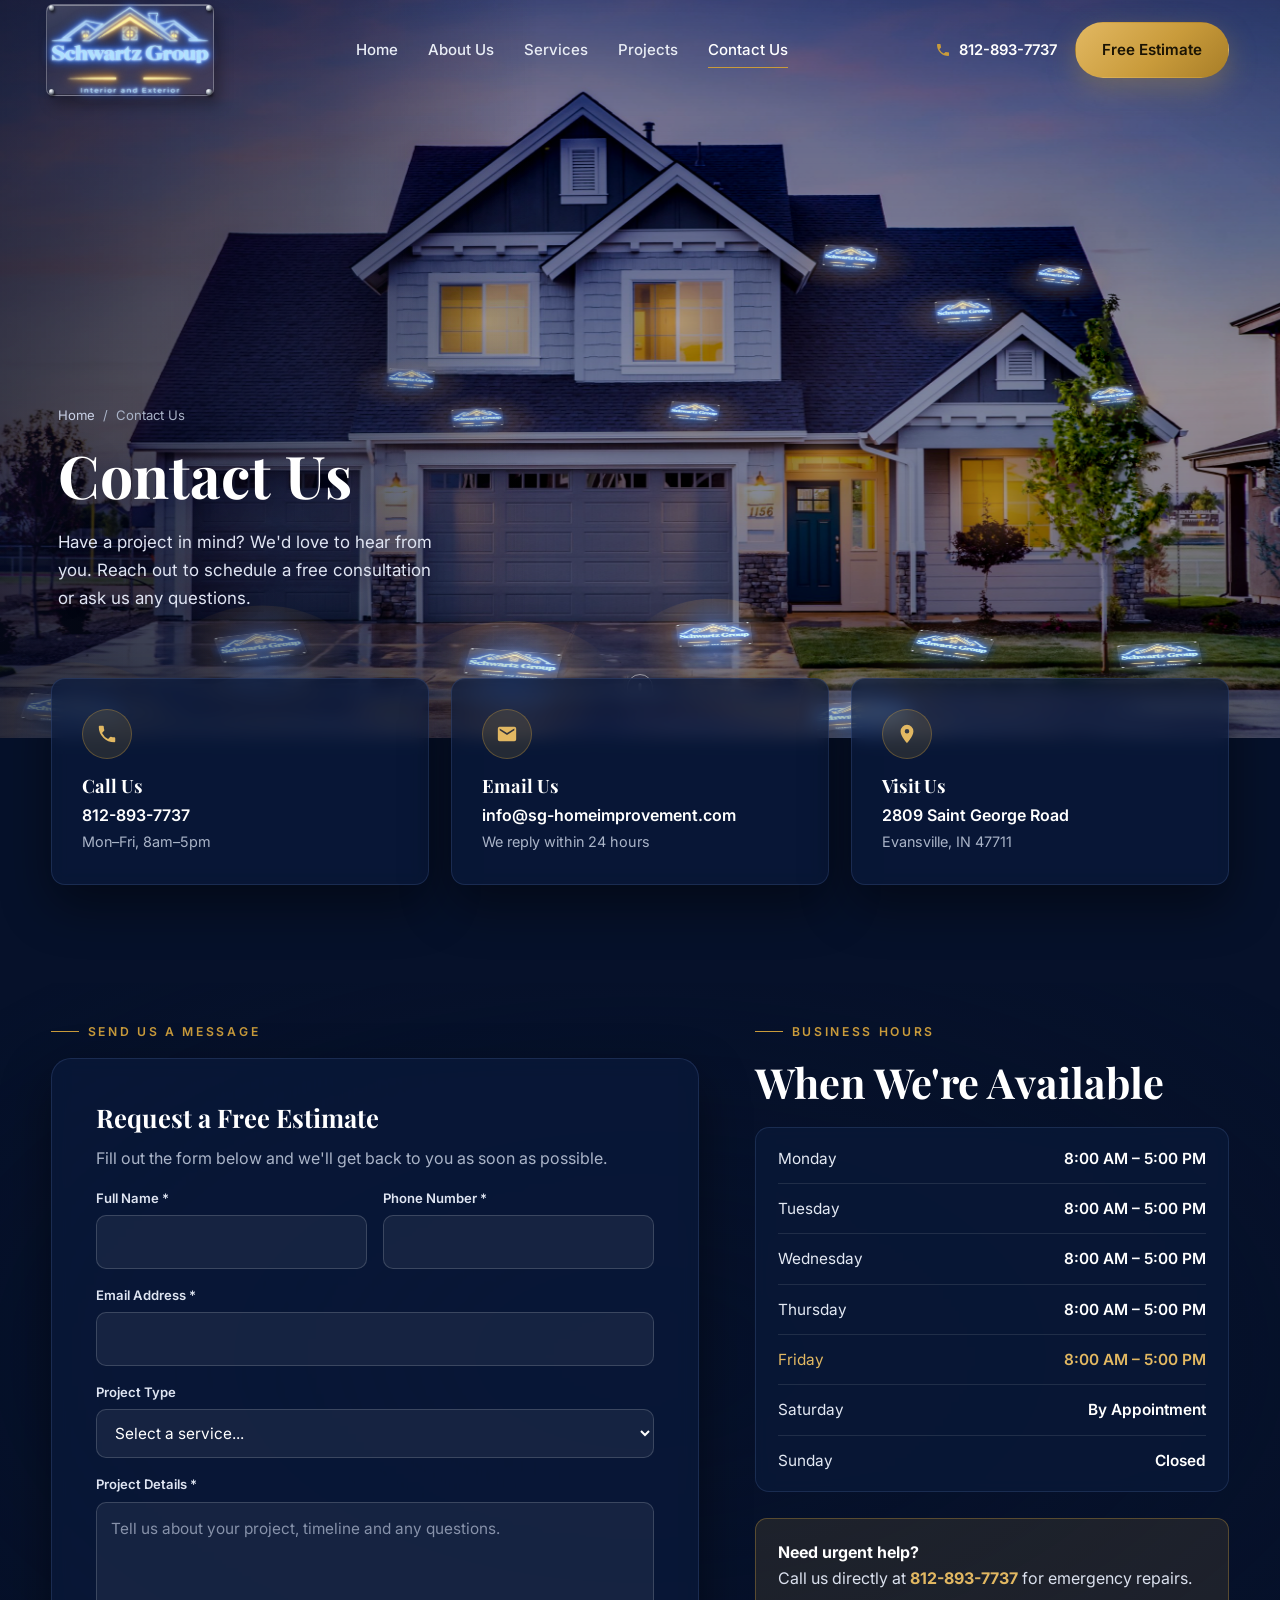
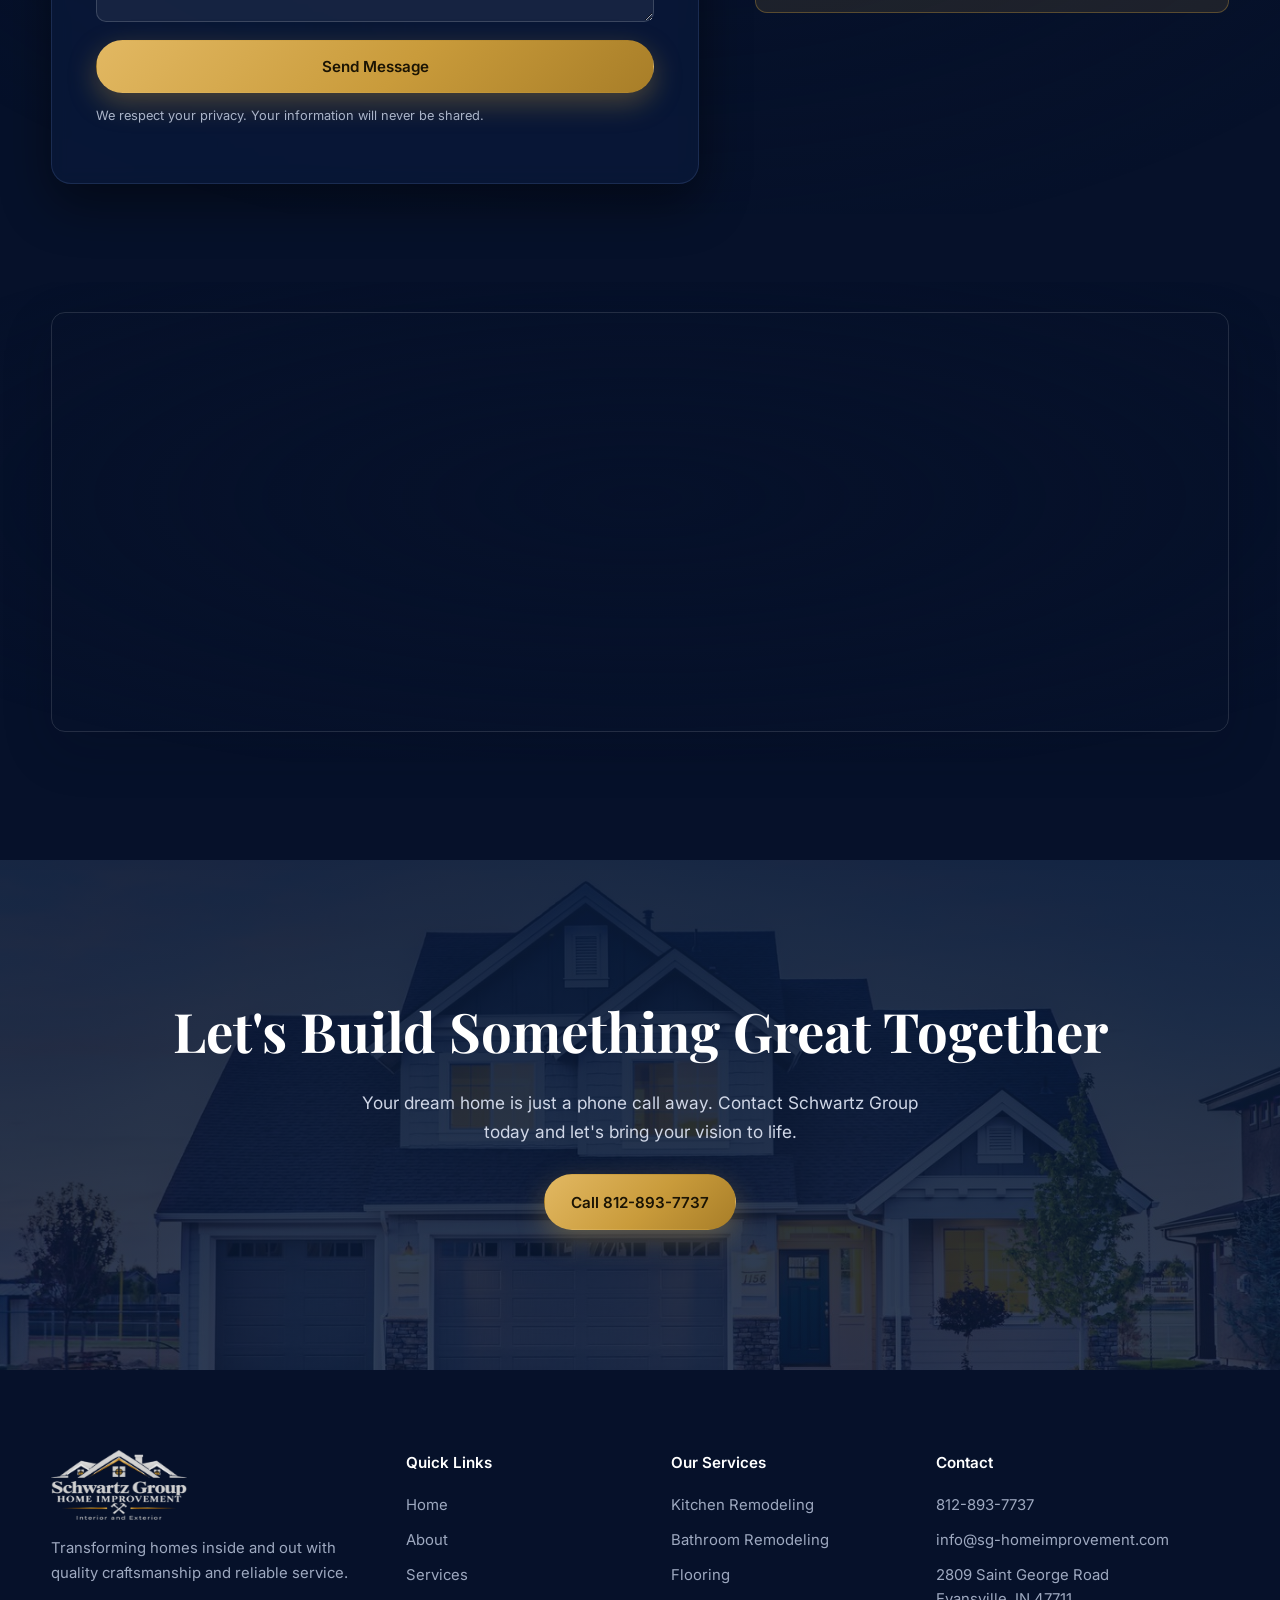
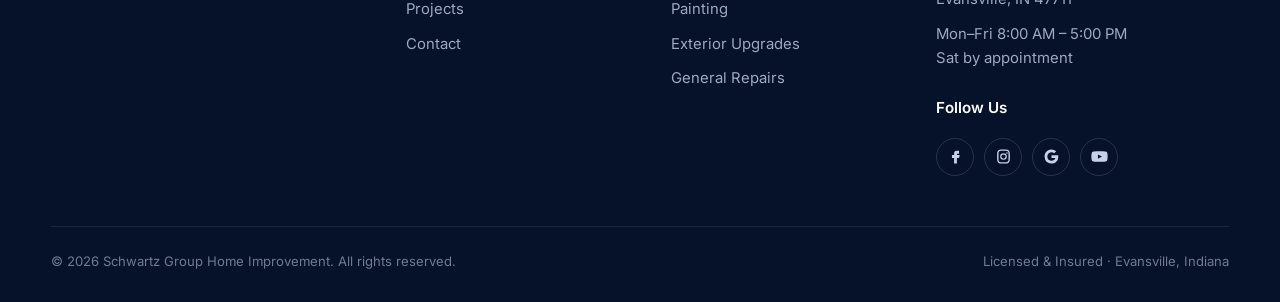
<file: contact-us.html>
<!DOCTYPE html>
<html lang="en">
<head>
<meta charset="UTF-8">
<meta name="viewport" content="width=device-width, initial-scale=1, viewport-fit=cover">
<title>Contact Us | Schwartz Group Home Improvement</title>
<meta name="description" content="Get in touch with Schwartz Group Home Improvement. Request a free estimate or call 812-893-7737.">
<meta name="theme-color" content="#0a1c3a">
<link rel="canonical" href="https://www.sg-homeimprovement.com/contact-us">
<meta property="og:title" content="Contact Us | Schwartz Group Home Improvement">
<meta property="og:description" content="Get in touch with Schwartz Group Home Improvement. Request a free estimate or call 812-893-7737.">
<meta property="og:image" content="https://www.sg-homeimprovement.com/img/hero-house-1400.jpg">
<meta property="og:type" content="website">
<link rel="icon" type="image/png" href="/img/logo-small.png">
<link rel="preconnect" href="https://fonts.googleapis.com"><link rel="preconnect" href="https://fonts.gstatic.com" crossorigin>
<link href="https://fonts.googleapis.com/css2?family=Playfair+Display:ital,wght@0,500;0,600;0,700;1,600&family=Inter:wght@300;400;500;600;700&display=swap" rel="stylesheet">
<link rel="stylesheet" href="/css/style.css?v=6">
<script type="application/ld+json">{"@context":"https://schema.org","@type":"HomeAndConstructionBusiness","name":"Schwartz Group Home Improvement","telephone":"+1-812-893-7737","email":"info@sg-homeimprovement.com","url":"https://www.sg-homeimprovement.com","logo":"https://www.sg-homeimprovement.com/img/logo.png","image":"https://www.sg-homeimprovement.com/img/hero-house-1400.jpg","address":{"@type":"PostalAddress","streetAddress":"2809 Saint George Road","addressLocality":"Evansville","addressRegion":"IN","postalCode":"47711","addressCountry":"US"},"openingHours":"Mo-Fr 08:00-17:00","foundingDate":"2009"}</script>
</head><body>
<svg width="0" height="0" style="position:absolute" aria-hidden="true"><filter id="leafwind" x="-5%" y="-5%" width="110%" height="110%"><feTurbulence type="fractalNoise" baseFrequency="0.018 0.03" numOctaves="2" seed="3" result="n"><animate attributeName="baseFrequency" dur="7s" values="0.018 0.03;0.022 0.036;0.016 0.028;0.018 0.03" repeatCount="indefinite"/></feTurbulence><feDisplacementMap in="SourceGraphic" in2="n" scale="5" xChannelSelector="R" yChannelSelector="G"><animate attributeName="scale" dur="3.3s" values="3;6;4;7;3" repeatCount="indefinite"/></feDisplacementMap></filter></svg>
<header class="site-header">
  <div class="container">
    <a class="brand" href="/" aria-label="Schwartz Group Home Improvement — home"><span class="nsign"><span class="backer"></span><img class="tube glass" src="/img/neon-blue.png" alt=""><img class="tube glass" src="/img/neon-gold.png" alt=""><img class="tube lit blue" src="/img/neon-blue.png" alt="Schwartz Group Home Improvement"><img class="tube lit gold" src="/img/neon-gold.png" alt=""><i class="standoff s1"></i><i class="standoff s2"></i><i class="standoff s3"></i><i class="standoff s4"></i></span></a>
    <nav class="main-nav" aria-label="Main"><a href="/">Home</a><a href="/about-us">About Us</a><a href="/services">Services</a><a href="/projects">Projects</a><a href="/contact-us" class="active">Contact Us</a></nav>
    <div class="header-actions">
      <a class="header-phone" href="tel:8128937737"><svg viewBox="0 0 24 24" aria-hidden="true"><path d="M6.6 10.8a15.1 15.1 0 0 0 6.6 6.6l2.2-2.2a1 1 0 0 1 1-.25 11.4 11.4 0 0 0 3.6.57 1 1 0 0 1 1 1V20a1 1 0 0 1-1 1A17 17 0 0 1 3 4a1 1 0 0 1 1-1h3.5a1 1 0 0 1 1 1c0 1.25.2 2.45.57 3.57a1 1 0 0 1-.25 1z"/></svg>812-893-7737</a>
      <a class="btn btn-gold" href="/contact-us#estimate">Free Estimate</a>
      <button class="menu-toggle" aria-label="Open menu" aria-expanded="false"><span></span><span></span><span></span></button>
    </div>
  </div>
</header>
<nav class="mobile-nav" aria-label="Mobile"><a href="/">Home</a><a href="/about-us">About Us</a><a href="/services">Services</a><a href="/projects">Projects</a><a href="/contact-us" class="active">Contact Us</a>
  <a class="btn btn-gold" href="/contact-us#estimate">Get a Free Estimate</a>
  <div class="m-contact"><a href="tel:8128937737" style="color:#fff;text-decoration:none">812-893-7737</a><br>info@sg-homeimprovement.com</div>
</nav>

<section class="hero hero-inner" aria-label="Contact Us">
  <div class="scene">
    <img class="photo" src="/img/hero-house.jpg" srcset="/img/hero-house-1400.jpg 1400w, /img/hero-house.jpg 2800w" sizes="(max-width: 820px) 1400px, 150vw" alt="A two-story home with dark navy gabled roofs and warm lit windows at dusk" fetchpriority="high">
    <div class="tree-wrap" aria-hidden="true"><img class="tree-plate" src="/img/tree-plate.webp" alt=""><div class="tree-sway"><img class="tree" src="/img/tree.webp" alt=""></div></div>
    <div class="grade"></div>
    <div class="windows-glow"></div>
    <div class="ground" aria-hidden="true"><span class="lay roof" style="left:33.0%;top:60.0%;width:4.0%;--r:5deg;--sq:0.72"><span class="obj"><img class="off" src="/img/mini-sign-off.png" alt=""><img class="on" src="/img/mini-sign-on.png" alt=""></span></span><span class="lay roof" style="left:65.5%;top:46.5%;width:4.6%;--r:6deg;--sq:0.72"><span class="obj"><img class="off" src="/img/mini-sign-off.png" alt=""><img class="on" src="/img/mini-sign-on.png" alt=""></span></span><span class="lay roof" style="left:74.0%;top:52.5%;width:4.8%;--r:-5deg;--sq:0.72"><span class="obj"><img class="off" src="/img/mini-sign-off.png" alt=""><img class="on" src="/img/mini-sign-on.png" alt=""></span></span><span class="lay roof" style="left:81.0%;top:48.5%;width:3.8%;--r:9deg;--sq:0.7"><span class="obj"><img class="off" src="/img/mini-sign-off.png" alt=""><img class="on" src="/img/mini-sign-on.png" alt=""></span></span><span class="lay roof" style="left:38.0%;top:64.2%;width:4.4%;--r:-4deg;--sq:0.62"><span class="obj"><img class="off" src="/img/mini-sign-off.png" alt=""><img class="on" src="/img/mini-sign-on.png" alt=""></span></span><span class="lay roof" style="left:54.0%;top:63.6%;width:4.2%;--r:7deg;--sq:0.62"><span class="obj"><img class="off" src="/img/mini-sign-off.png" alt=""><img class="on" src="/img/mini-sign-on.png" alt=""></span></span><span class="lay roof" style="left:85.0%;top:61.8%;width:3.8%;--r:-10deg;--sq:0.66"><span class="obj"><img class="off" src="/img/mini-sign-off.png" alt=""><img class="on" src="/img/mini-sign-on.png" alt=""></span></span><span class="lay wet" style="left:22.0%;top:89.5%;width:7.4%;--r:-12deg;--sq:0.55"><span class="obj"><img class="off" src="/img/mini-sign-off.png" alt=""><img class="on" src="/img/mini-sign-on.png" alt=""></span></span><span class="lay wet" style="left:40.5%;top:91.5%;width:8.0%;--r:8deg;--sq:0.52"><span class="obj"><img class="off" src="/img/mini-sign-off.png" alt=""><img class="on" src="/img/mini-sign-on.png" alt=""></span></span><span class="lay wet" style="left:55.5%;top:88.2%;width:6.4%;--r:-4deg;--sq:0.55"><span class="obj"><img class="off" src="/img/mini-sign-off.png" alt=""><img class="on" src="/img/mini-sign-on.png" alt=""></span></span><span class="lay grass" style="left:73.0%;top:89.5%;width:6.6%;--r:14deg;--sq:0.55"><span class="obj"><img class="off" src="/img/mini-sign-off.png" alt=""><img class="on" src="/img/mini-sign-on.png" alt=""></span></span><span class="lay grass" style="left:88.5%;top:90.5%;width:7.0%;--r:-6deg;--sq:0.52"><span class="obj"><img class="off" src="/img/mini-sign-off.png" alt=""><img class="on" src="/img/mini-sign-on.png" alt=""></span></span><span class="lay wet" style="left:8.0%;top:96.5%;width:8.6%;--r:10deg;--sq:0.48"><span class="obj"><img class="off" src="/img/mini-sign-off.png" alt=""><img class="on" src="/img/mini-sign-on.png" alt=""></span></span><span class="lay wet" style="left:66.5%;top:97.0%;width:8.6%;--r:-8deg;--sq:0.48"><span class="obj"><img class="off" src="/img/mini-sign-off.png" alt=""><img class="on" src="/img/mini-sign-on.png" alt=""></span></span></div>
    <div class="vignette"></div>
  </div>
  <div class="hero-copy">
    <div class="crumbs"><a href="/">Home</a> &nbsp;/&nbsp; Contact Us</div>
    <h1 class="reveal">Contact Us</h1>
    <p class="reveal d1">Have a project in mind? We'd love to hear from you. Reach out to schedule a free consultation or ask us any questions.</p>
  </div>
  <span class="scroll-cue" aria-hidden="true"></span>
</section>
<main>
<div class="container contact-cards">
  <a class="c-card reveal" href="tel:8128937737"><div class="ic"><svg viewBox="0 0 24 24" aria-hidden="true"><path d="M6.6 10.8a15.1 15.1 0 0 0 6.6 6.6l2.2-2.2a1 1 0 0 1 1-.25 11.4 11.4 0 0 0 3.6.57 1 1 0 0 1 1 1V20a1 1 0 0 1-1 1A17 17 0 0 1 3 4a1 1 0 0 1 1-1h3.5a1 1 0 0 1 1 1c0 1.25.2 2.45.57 3.57a1 1 0 0 1-.25 1z"/></svg></div><h4>Call Us</h4><strong>812-893-7737</strong><span>Mon–Fri, 8am–5pm</span></a>
  <a class="c-card reveal d1" href="mailto:info@sg-homeimprovement.com"><div class="ic"><svg viewBox="0 0 24 24" aria-hidden="true"><path d="M20 4H4a2 2 0 0 0-2 2v12a2 2 0 0 0 2 2h16a2 2 0 0 0 2-2V6a2 2 0 0 0-2-2zm0 4-8 5-8-5V6l8 5 8-5z"/></svg></div><h4>Email Us</h4><strong>info@sg-homeimprovement.com</strong><span>We reply within 24 hours</span></a>
  <a class="c-card reveal d2" href="https://maps.google.com/?q=2809+St+George+Rd,+Evansville,+IN+47711" target="_blank" rel="noopener"><div class="ic"><svg viewBox="0 0 24 24" aria-hidden="true"><path d="M12 2a7 7 0 0 0-7 7c0 5.25 7 13 7 13s7-7.75 7-13a7 7 0 0 0-7-7zm0 9.5A2.5 2.5 0 1 1 12 6.5a2.5 2.5 0 0 1 0 5z"/></svg></div><h4>Visit Us</h4><strong>2809 Saint George Road</strong><span>Evansville, IN 47711</span></a>
</div>
<section class="section">
  <div class="container estimate">
    <div class="reveal"><span class="eyebrow">Send Us a Message</span>
<div class="form-card" id="estimate">
  <h3>Request a Free Estimate</h3>
  <p style="color:var(--muted)">Fill out the form below and we'll get back to you as soon as possible.</p>
  <form class="estimate-form" novalidate>
    <div class="form-grid">
      <div class="field"><label for="f-name">Full Name *</label><input id="f-name" name="name" required autocomplete="name"></div>
      <div class="field"><label for="f-phone">Phone Number *</label><input id="f-phone" name="phone" type="tel" required autocomplete="tel"></div>
      <div class="field full"><label for="f-email">Email Address *</label><input id="f-email" name="email" type="email" required autocomplete="email"></div>
      <div class="field full"><label for="f-type">Project Type</label><select id="f-type" name="projectType"><option value="">Select a service...</option><option>Kitchen Remodeling</option><option>Bathroom Remodeling</option><option>Flooring Installation</option><option>Interior/Exterior Painting</option><option>Exterior Upgrades</option><option>General Repairs</option><option>Other</option></select></div>
      <div class="field full"><label for="f-msg">Project Details *</label><textarea id="f-msg" name="details" required placeholder="Tell us about your project, timeline and any questions."></textarea></div>
      <input type="text" name="company" tabindex="-1" autocomplete="off" style="position:absolute;left:-9999px" aria-hidden="true">
    </div>
    <button class="btn btn-gold" type="submit">Send Message</button>
    <div class="form-msg" role="status" aria-live="polite"></div>
    <p class="form-note">We respect your privacy. Your information will never be shared.</p>
  </form>
</div></div>
    <div class="reveal d1">
      <span class="eyebrow">Business Hours</span>
      <h2 style="font-size:clamp(1.9rem,3.5vw,2.6rem)">When We're Available</h2>
      <ul class="hours"><li><span>Monday</span><span>8:00 AM – 5:00 PM</span></li><li><span>Tuesday</span><span>8:00 AM – 5:00 PM</span></li><li><span>Wednesday</span><span>8:00 AM – 5:00 PM</span></li><li><span>Thursday</span><span>8:00 AM – 5:00 PM</span></li><li><span>Friday</span><span>8:00 AM – 5:00 PM</span></li><li><span>Saturday</span><span>By Appointment</span></li><li><span>Sunday</span><span>Closed</span></li></ul>
      <div class="urgent"><strong style="color:#fff">Need urgent help?</strong><br>Call us directly at <a href="tel:8128937737">812-893-7737</a> for emergency repairs.</div>
    </div>
  </div>
</section>
<section class="section" style="padding-top:0">
  <div class="container"><div class="map reveal"><iframe title="Map to Schwartz Group Home Improvement" loading="lazy" referrerpolicy="no-referrer-when-downgrade" src="https://www.google.com/maps?q=2809+St+George+Rd,+Evansville,+IN+47711&output=embed"></iframe></div></div>
</section>
</main>
<section class="cta-band"><div class="bg" aria-hidden="true"></div><div class="container reveal"><h2>Let's Build Something Great Together</h2><p>Your dream home is just a phone call away. Contact Schwartz Group today and let's bring your vision to life.</p><div class="btns"><a class="btn btn-gold" href="tel:8128937737">Call 812-893-7737</a></div></div></section>
<footer class="site-footer">
  <div class="container">
    <div class="footer-grid">
      <div><img class="f-logo" src="/img/logo-light.png" alt="Schwartz Group Home Improvement" loading="lazy"><p>Transforming homes inside and out with quality craftsmanship and reliable service.</p></div>
      <div><h5>Quick Links</h5><ul><li><a href="/">Home</a></li><li><a href="/about-us">About</a></li><li><a href="/services">Services</a></li><li><a href="/projects">Projects</a></li><li><a href="/contact-us">Contact</a></li></ul></div>
      <div><h5>Our Services</h5><ul><li><a href="/services#kitchen">Kitchen Remodeling</a></li><li><a href="/services#bathroom">Bathroom Remodeling</a></li><li><a href="/services#flooring">Flooring</a></li><li><a href="/services#painting">Painting</a></li><li><a href="/services#exterior">Exterior Upgrades</a></li><li><a href="/services#repairs">General Repairs</a></li></ul></div>
      <div><h5>Contact</h5><ul>
        <li><a href="tel:8128937737">812-893-7737</a></li>
        <li><a href="mailto:info@sg-homeimprovement.com">info@sg-homeimprovement.com</a></li>
        <li>2809 Saint George Road<br>Evansville, IN 47711</li>
        <li>Mon–Fri 8:00 AM – 5:00 PM<br>Sat by appointment</li></ul>
        <h5 style="margin-top:24px">Follow Us</h5>
        <div class="social">
          <a href="#" aria-label="Facebook"><svg viewBox="0 0 24 24"><path d="M14 8h3V4h-3c-2.8 0-4 1.7-4 4.2V10H7v4h3v8h4v-8h3l1-4h-4V8.6c0-.4.3-.6.6-.6z"/></svg></a>
          <a href="#" aria-label="Instagram"><svg viewBox="0 0 24 24"><path d="M12 7.3A4.7 4.7 0 1 0 16.7 12 4.7 4.7 0 0 0 12 7.3zm0 7.7a3 3 0 1 1 3-3 3 3 0 0 1-3 3zm6-7.9a1.1 1.1 0 1 1-1.1-1.1A1.1 1.1 0 0 1 18 7.1zM21 8c0-1.7-.4-3.2-1.6-4.4S16.7 2 15 2H9C7.3 2 5.8 2.4 4.6 3.6S3 6.3 3 8v8c0 1.7.4 3.2 1.6 4.4S7.3 22 9 22h6c1.7 0 3.2-.4 4.4-1.6S21 17.7 21 16zm-2 8.2a3.6 3.6 0 0 1-3.8 3.8H8.8A3.6 3.6 0 0 1 5 16.2V7.8A3.6 3.6 0 0 1 8.8 4h6.4A3.6 3.6 0 0 1 19 7.8z"/></svg></a>
          <a href="#" aria-label="Google"><svg viewBox="0 0 24 24"><path d="M21.6 12.2c0-.7-.1-1.4-.2-2H12v3.8h5.4a4.6 4.6 0 0 1-2 3v2.5h3.2a9.7 9.7 0 0 0 3-7.3zM12 22a9.5 9.5 0 0 0 6.6-2.4l-3.2-2.5a6 6 0 0 1-9-3.1H3.1v2.6A10 10 0 0 0 12 22zM6.4 14a6 6 0 0 1 0-3.9V7.5H3.1a10 10 0 0 0 0 9zM12 6a5.4 5.4 0 0 1 3.8 1.5l2.8-2.8A9.6 9.6 0 0 0 12 2a10 10 0 0 0-8.9 5.5l3.3 2.6A6 6 0 0 1 12 6z"/></svg></a>
          <a href="#" aria-label="YouTube"><svg viewBox="0 0 24 24"><path d="M23 7.2a3 3 0 0 0-2.1-2.1C19 4.6 12 4.6 12 4.6s-7 0-8.9.5A3 3 0 0 0 1 7.2 31 31 0 0 0 .5 12a31 31 0 0 0 .5 4.8 3 3 0 0 0 2.1 2.1c1.9.5 8.9.5 8.9.5s7 0 8.9-.5a3 3 0 0 0 2.1-2.1 31 31 0 0 0 .5-4.8 31 31 0 0 0-.5-4.8zM9.8 15V9l5.7 3z"/></svg></a>
        </div></div>
    </div>
    <div class="footer-bottom"><span>© <span id="year">2026</span> Schwartz Group Home Improvement. All rights reserved.</span><span>Licensed &amp; Insured · Evansville, Indiana</span></div>
  </div>
</footer>
<script src="/js/main.js?v=6" defer></script>
</body>
</html>
</file>
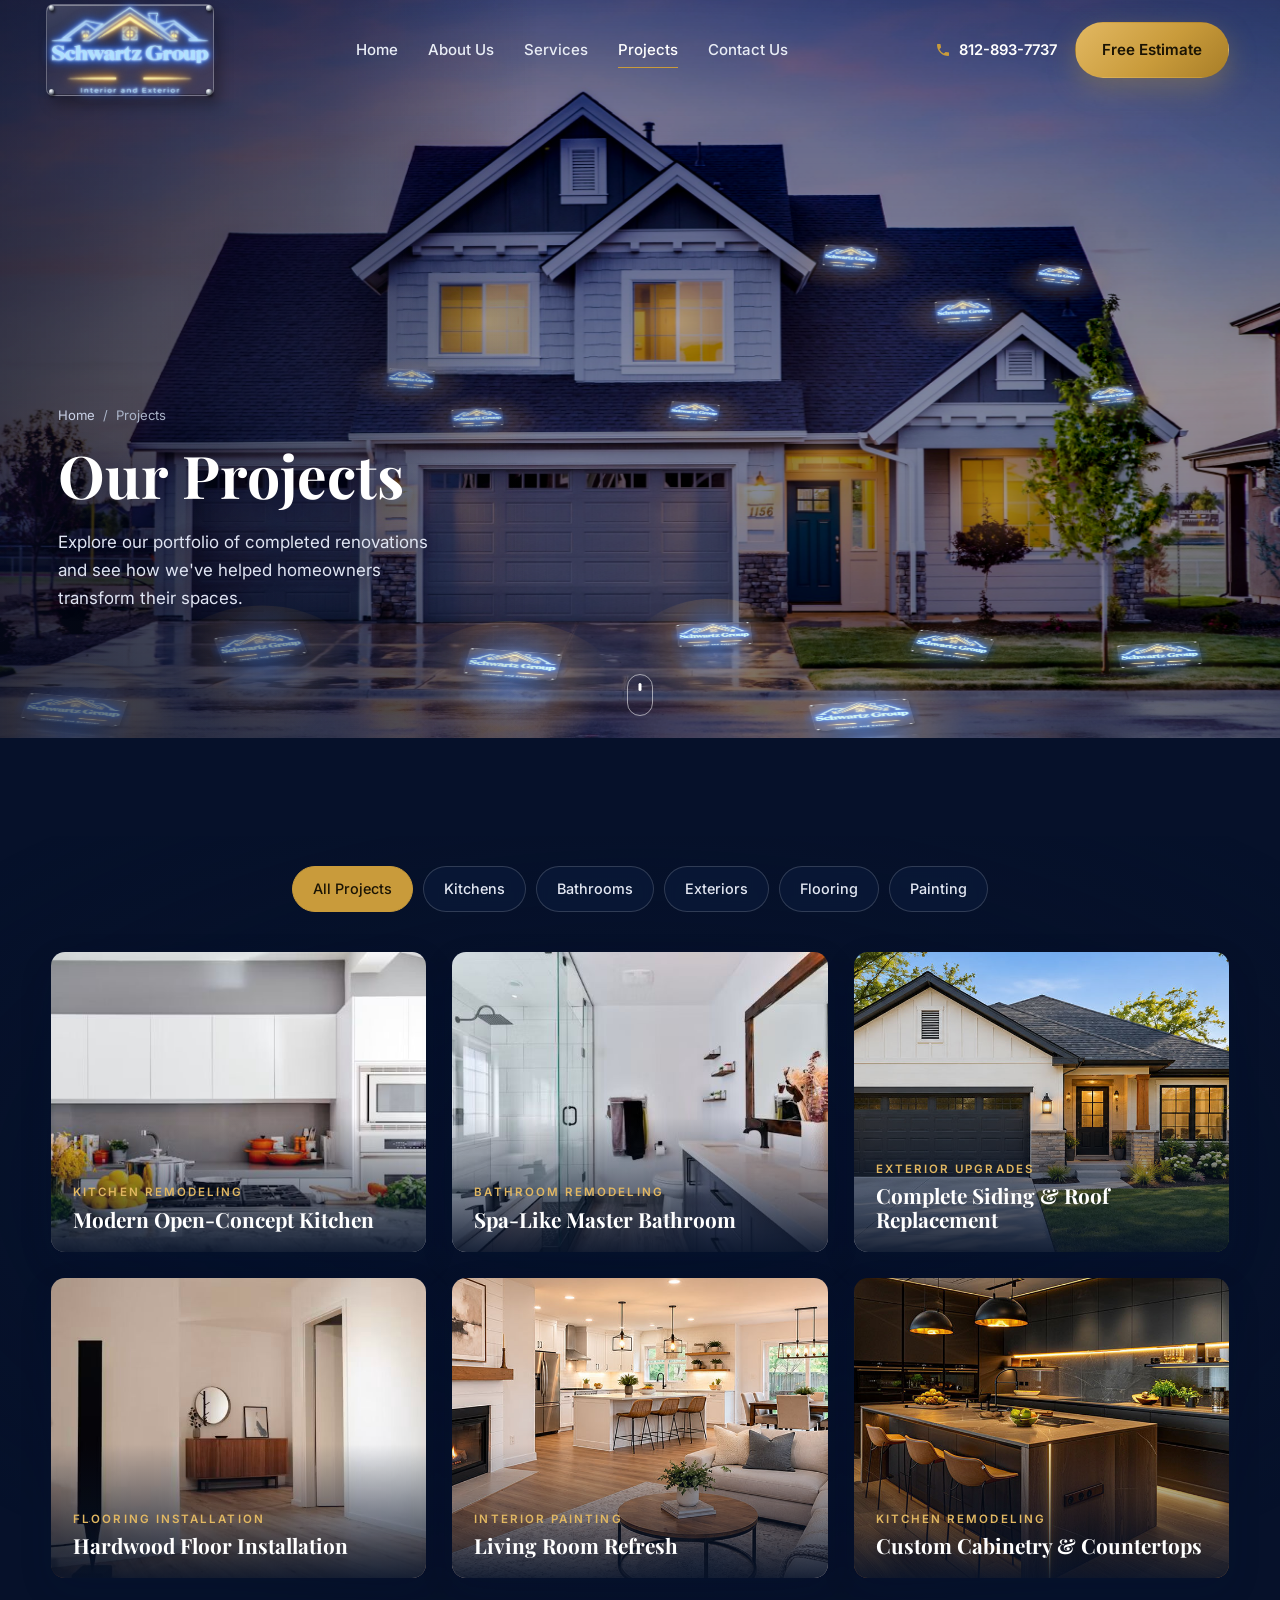
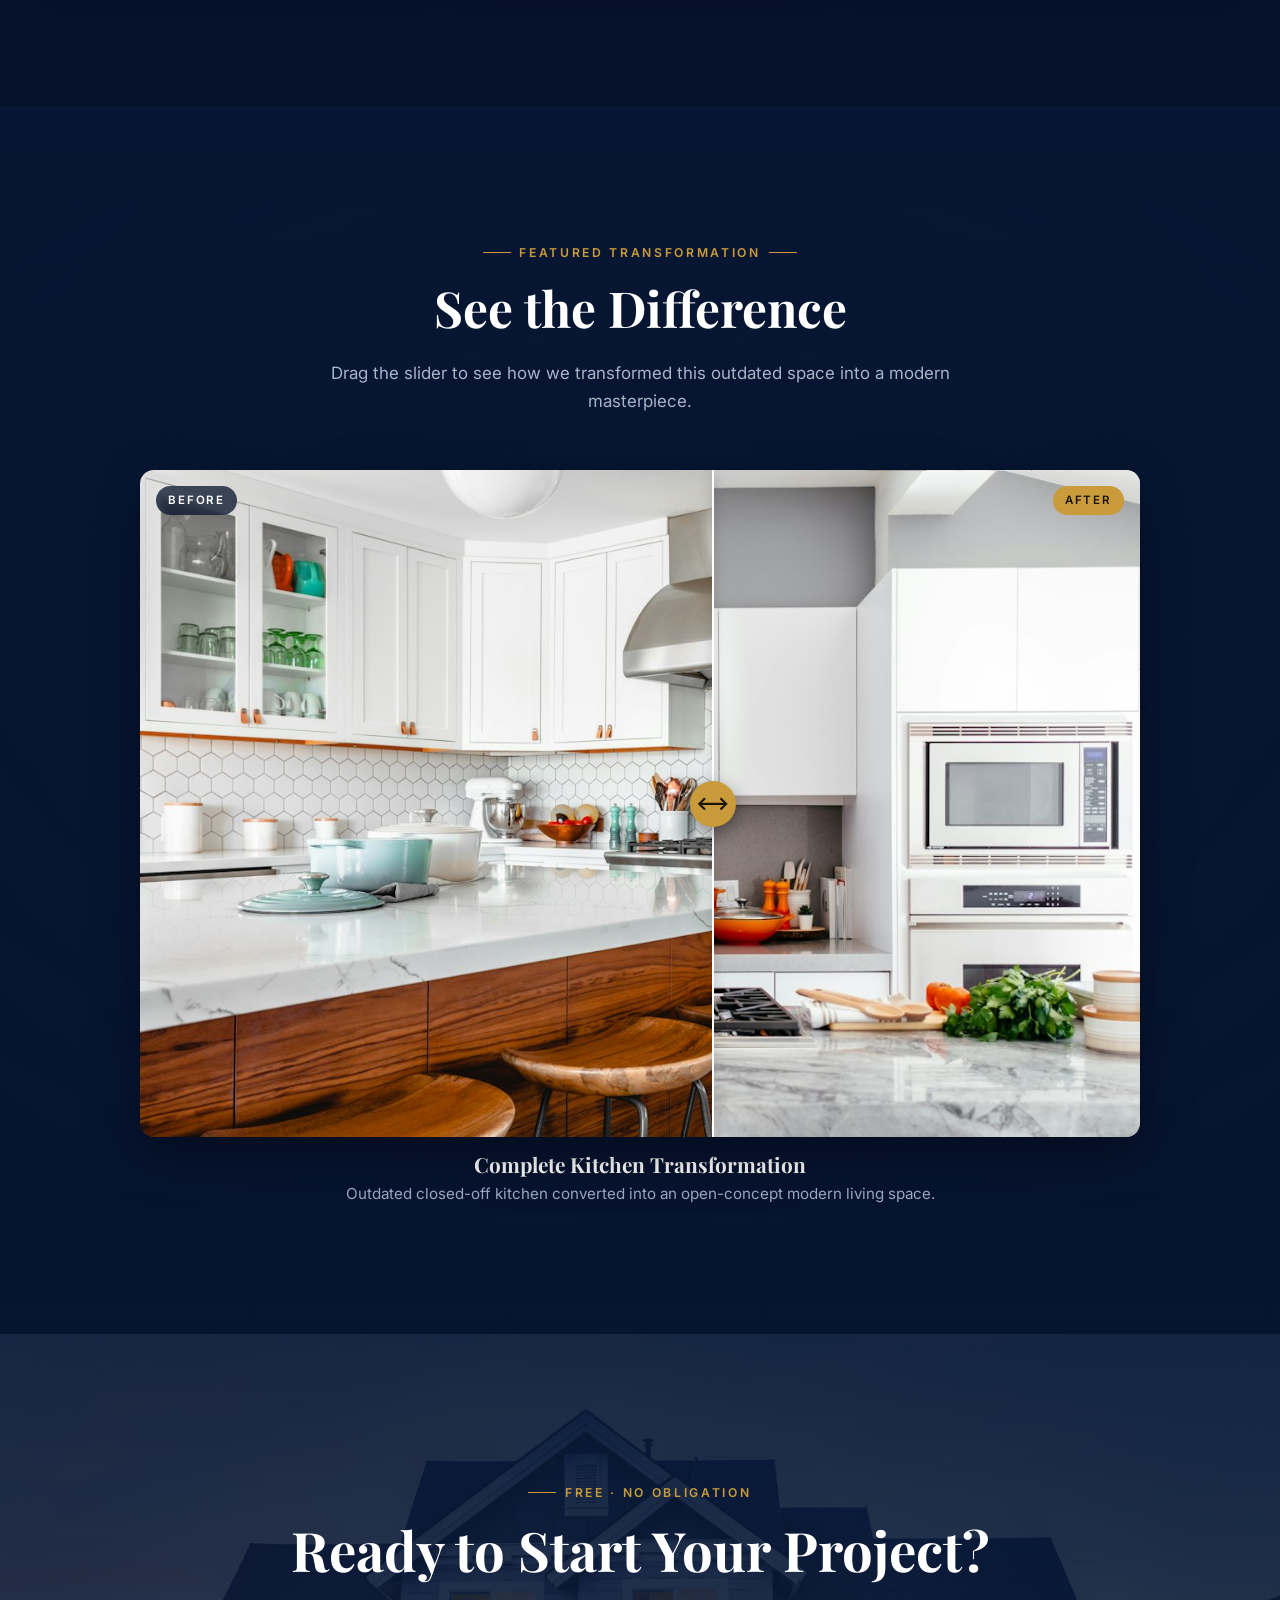
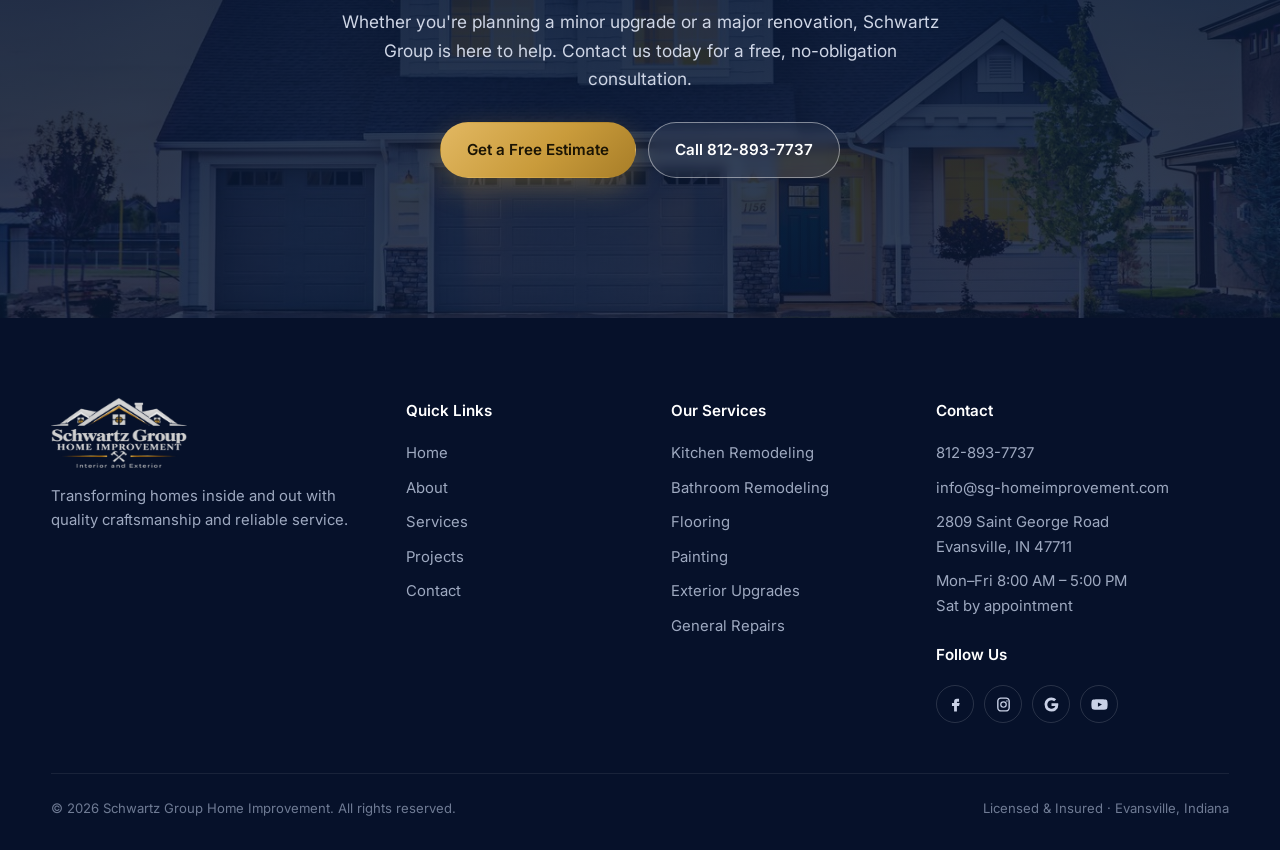
<file: projects.html>
<!DOCTYPE html>
<html lang="en">
<head>
<meta charset="UTF-8">
<meta name="viewport" content="width=device-width, initial-scale=1, viewport-fit=cover">
<title>Our Projects | Schwartz Group Home Improvement</title>
<meta name="description" content="Explore the portfolio of Schwartz Group Home Improvement — kitchen remodeling, bathroom renovations, flooring, painting and exterior upgrades.">
<meta name="theme-color" content="#0a1c3a">
<link rel="canonical" href="https://www.sg-homeimprovement.com/projects">
<meta property="og:title" content="Our Projects | Schwartz Group Home Improvement">
<meta property="og:description" content="Explore the portfolio of Schwartz Group Home Improvement — kitchen remodeling, bathroom renovations, flooring, painting and exterior upgrades.">
<meta property="og:image" content="https://www.sg-homeimprovement.com/img/hero-house-1400.jpg">
<meta property="og:type" content="website">
<link rel="icon" type="image/png" href="/img/logo-small.png">
<link rel="preconnect" href="https://fonts.googleapis.com"><link rel="preconnect" href="https://fonts.gstatic.com" crossorigin>
<link href="https://fonts.googleapis.com/css2?family=Playfair+Display:ital,wght@0,500;0,600;0,700;1,600&family=Inter:wght@300;400;500;600;700&display=swap" rel="stylesheet">
<link rel="stylesheet" href="/css/style.css?v=6">
<script type="application/ld+json">{"@context":"https://schema.org","@type":"HomeAndConstructionBusiness","name":"Schwartz Group Home Improvement","telephone":"+1-812-893-7737","email":"info@sg-homeimprovement.com","url":"https://www.sg-homeimprovement.com","logo":"https://www.sg-homeimprovement.com/img/logo.png","image":"https://www.sg-homeimprovement.com/img/hero-house-1400.jpg","address":{"@type":"PostalAddress","streetAddress":"2809 Saint George Road","addressLocality":"Evansville","addressRegion":"IN","postalCode":"47711","addressCountry":"US"},"openingHours":"Mo-Fr 08:00-17:00","foundingDate":"2009"}</script>
</head><body>
<svg width="0" height="0" style="position:absolute" aria-hidden="true"><filter id="leafwind" x="-5%" y="-5%" width="110%" height="110%"><feTurbulence type="fractalNoise" baseFrequency="0.018 0.03" numOctaves="2" seed="3" result="n"><animate attributeName="baseFrequency" dur="7s" values="0.018 0.03;0.022 0.036;0.016 0.028;0.018 0.03" repeatCount="indefinite"/></feTurbulence><feDisplacementMap in="SourceGraphic" in2="n" scale="5" xChannelSelector="R" yChannelSelector="G"><animate attributeName="scale" dur="3.3s" values="3;6;4;7;3" repeatCount="indefinite"/></feDisplacementMap></filter></svg>
<header class="site-header">
  <div class="container">
    <a class="brand" href="/" aria-label="Schwartz Group Home Improvement — home"><span class="nsign"><span class="backer"></span><img class="tube glass" src="/img/neon-blue.png" alt=""><img class="tube glass" src="/img/neon-gold.png" alt=""><img class="tube lit blue" src="/img/neon-blue.png" alt="Schwartz Group Home Improvement"><img class="tube lit gold" src="/img/neon-gold.png" alt=""><i class="standoff s1"></i><i class="standoff s2"></i><i class="standoff s3"></i><i class="standoff s4"></i></span></a>
    <nav class="main-nav" aria-label="Main"><a href="/">Home</a><a href="/about-us">About Us</a><a href="/services">Services</a><a href="/projects" class="active">Projects</a><a href="/contact-us">Contact Us</a></nav>
    <div class="header-actions">
      <a class="header-phone" href="tel:8128937737"><svg viewBox="0 0 24 24" aria-hidden="true"><path d="M6.6 10.8a15.1 15.1 0 0 0 6.6 6.6l2.2-2.2a1 1 0 0 1 1-.25 11.4 11.4 0 0 0 3.6.57 1 1 0 0 1 1 1V20a1 1 0 0 1-1 1A17 17 0 0 1 3 4a1 1 0 0 1 1-1h3.5a1 1 0 0 1 1 1c0 1.25.2 2.45.57 3.57a1 1 0 0 1-.25 1z"/></svg>812-893-7737</a>
      <a class="btn btn-gold" href="/contact-us#estimate">Free Estimate</a>
      <button class="menu-toggle" aria-label="Open menu" aria-expanded="false"><span></span><span></span><span></span></button>
    </div>
  </div>
</header>
<nav class="mobile-nav" aria-label="Mobile"><a href="/">Home</a><a href="/about-us">About Us</a><a href="/services">Services</a><a href="/projects" class="active">Projects</a><a href="/contact-us">Contact Us</a>
  <a class="btn btn-gold" href="/contact-us#estimate">Get a Free Estimate</a>
  <div class="m-contact"><a href="tel:8128937737" style="color:#fff;text-decoration:none">812-893-7737</a><br>info@sg-homeimprovement.com</div>
</nav>

<section class="hero hero-inner" aria-label="Our Projects">
  <div class="scene">
    <img class="photo" src="/img/hero-house.jpg" srcset="/img/hero-house-1400.jpg 1400w, /img/hero-house.jpg 2800w" sizes="(max-width: 820px) 1400px, 150vw" alt="A two-story home with dark navy gabled roofs and warm lit windows at dusk" fetchpriority="high">
    <div class="tree-wrap" aria-hidden="true"><img class="tree-plate" src="/img/tree-plate.webp" alt=""><div class="tree-sway"><img class="tree" src="/img/tree.webp" alt=""></div></div>
    <div class="grade"></div>
    <div class="windows-glow"></div>
    <div class="ground" aria-hidden="true"><span class="lay roof" style="left:33.0%;top:60.0%;width:4.0%;--r:5deg;--sq:0.72"><span class="obj"><img class="off" src="/img/mini-sign-off.png" alt=""><img class="on" src="/img/mini-sign-on.png" alt=""></span></span><span class="lay roof" style="left:65.5%;top:46.5%;width:4.6%;--r:6deg;--sq:0.72"><span class="obj"><img class="off" src="/img/mini-sign-off.png" alt=""><img class="on" src="/img/mini-sign-on.png" alt=""></span></span><span class="lay roof" style="left:74.0%;top:52.5%;width:4.8%;--r:-5deg;--sq:0.72"><span class="obj"><img class="off" src="/img/mini-sign-off.png" alt=""><img class="on" src="/img/mini-sign-on.png" alt=""></span></span><span class="lay roof" style="left:81.0%;top:48.5%;width:3.8%;--r:9deg;--sq:0.7"><span class="obj"><img class="off" src="/img/mini-sign-off.png" alt=""><img class="on" src="/img/mini-sign-on.png" alt=""></span></span><span class="lay roof" style="left:38.0%;top:64.2%;width:4.4%;--r:-4deg;--sq:0.62"><span class="obj"><img class="off" src="/img/mini-sign-off.png" alt=""><img class="on" src="/img/mini-sign-on.png" alt=""></span></span><span class="lay roof" style="left:54.0%;top:63.6%;width:4.2%;--r:7deg;--sq:0.62"><span class="obj"><img class="off" src="/img/mini-sign-off.png" alt=""><img class="on" src="/img/mini-sign-on.png" alt=""></span></span><span class="lay roof" style="left:85.0%;top:61.8%;width:3.8%;--r:-10deg;--sq:0.66"><span class="obj"><img class="off" src="/img/mini-sign-off.png" alt=""><img class="on" src="/img/mini-sign-on.png" alt=""></span></span><span class="lay wet" style="left:22.0%;top:89.5%;width:7.4%;--r:-12deg;--sq:0.55"><span class="obj"><img class="off" src="/img/mini-sign-off.png" alt=""><img class="on" src="/img/mini-sign-on.png" alt=""></span></span><span class="lay wet" style="left:40.5%;top:91.5%;width:8.0%;--r:8deg;--sq:0.52"><span class="obj"><img class="off" src="/img/mini-sign-off.png" alt=""><img class="on" src="/img/mini-sign-on.png" alt=""></span></span><span class="lay wet" style="left:55.5%;top:88.2%;width:6.4%;--r:-4deg;--sq:0.55"><span class="obj"><img class="off" src="/img/mini-sign-off.png" alt=""><img class="on" src="/img/mini-sign-on.png" alt=""></span></span><span class="lay grass" style="left:73.0%;top:89.5%;width:6.6%;--r:14deg;--sq:0.55"><span class="obj"><img class="off" src="/img/mini-sign-off.png" alt=""><img class="on" src="/img/mini-sign-on.png" alt=""></span></span><span class="lay grass" style="left:88.5%;top:90.5%;width:7.0%;--r:-6deg;--sq:0.52"><span class="obj"><img class="off" src="/img/mini-sign-off.png" alt=""><img class="on" src="/img/mini-sign-on.png" alt=""></span></span><span class="lay wet" style="left:8.0%;top:96.5%;width:8.6%;--r:10deg;--sq:0.48"><span class="obj"><img class="off" src="/img/mini-sign-off.png" alt=""><img class="on" src="/img/mini-sign-on.png" alt=""></span></span><span class="lay wet" style="left:66.5%;top:97.0%;width:8.6%;--r:-8deg;--sq:0.48"><span class="obj"><img class="off" src="/img/mini-sign-off.png" alt=""><img class="on" src="/img/mini-sign-on.png" alt=""></span></span></div>
    <div class="vignette"></div>
  </div>
  <div class="hero-copy">
    <div class="crumbs"><a href="/">Home</a> &nbsp;/&nbsp; Projects</div>
    <h1 class="reveal">Our Projects</h1>
    <p class="reveal d1">Explore our portfolio of completed renovations and see how we've helped homeowners transform their spaces.</p>
  </div>
  <span class="scroll-cue" aria-hidden="true"></span>
</section>
<main>
<section class="section">
  <div class="container">
    <div class="filters reveal"><button data-filter="all" class="active">All Projects</button><button data-filter="kitchens">Kitchens</button><button data-filter="bathrooms">Bathrooms</button><button data-filter="exteriors">Exteriors</button><button data-filter="flooring">Flooring</button><button data-filter="painting">Painting</button></div>
    <div class="grid-3"><article class="proj reveal d0" data-cat="kitchens"><img src="/img/kitchen.jpg" alt="Modern Open-Concept Kitchen" loading="lazy"><div class="info"><span>Kitchen Remodeling</span><h3>Modern Open-Concept Kitchen</h3></div></article><article class="proj reveal d1" data-cat="bathrooms"><img src="/img/bathroom.jpg" alt="Spa-Like Master Bathroom" loading="lazy"><div class="info"><span>Bathroom Remodeling</span><h3>Spa-Like Master Bathroom</h3></div></article><article class="proj reveal d2" data-cat="exteriors"><img src="/img/exterior-after.jpg" alt="Complete Siding &amp; Roof Replacement" loading="lazy"><div class="info"><span>Exterior Upgrades</span><h3>Complete Siding &amp; Roof Replacement</h3></div></article><article class="proj reveal d0" data-cat="flooring"><img src="/img/flooring.jpg" alt="Hardwood Floor Installation" loading="lazy"><div class="info"><span>Flooring Installation</span><h3>Hardwood Floor Installation</h3></div></article><article class="proj reveal d1" data-cat="painting"><img src="/img/kitchen-after.jpg" alt="Living Room Refresh" loading="lazy"><div class="info"><span>Interior Painting</span><h3>Living Room Refresh</h3></div></article><article class="proj reveal d2" data-cat="kitchens"><img src="/img/cabinetry.jpg" alt="Custom Cabinetry &amp; Countertops" loading="lazy"><div class="info"><span>Kitchen Remodeling</span><h3>Custom Cabinetry &amp; Countertops</h3></div></article></div>
  </div>
</section>
<section class="section dark">
  <div class="container">
    <div class="section-head reveal"><span class="eyebrow">Featured Transformation</span><h2>See the Difference</h2><p>Drag the slider to see how we transformed this outdated space into a modern masterpiece.</p></div>
    <div class="feature-ba reveal"><div class="ba"><img src="/img/slider-before.jpg" alt="Kitchen before renovation"><div class="after-wrap"><img src="/img/slider-after.jpg" alt="Kitchen after renovation"></div><span class="handle"></span><span class="tag b">Before</span><span class="tag a">After</span></div>
      <div class="ba-cap" style="text-align:center"><h4>Complete Kitchen Transformation</h4><p>Outdated closed-off kitchen converted into an open-concept modern living space.</p></div></div>
  </div>
</section>
</main>
<section class="cta-band">
  <div class="bg" aria-hidden="true"></div>
  <div class="container reveal">
    <span class="eyebrow">Free · No obligation</span>
    <h2>Ready to Start Your Project?</h2>
    <p>Whether you're planning a minor upgrade or a major renovation, Schwartz Group is here to help. Contact us today for a free, no-obligation consultation.</p>
    <div class="btns"><a class="btn btn-gold" href="/contact-us#estimate">Get a Free Estimate</a><a class="btn btn-ghost" href="tel:8128937737">Call 812-893-7737</a></div>
  </div>
</section>
<footer class="site-footer">
  <div class="container">
    <div class="footer-grid">
      <div><img class="f-logo" src="/img/logo-light.png" alt="Schwartz Group Home Improvement" loading="lazy"><p>Transforming homes inside and out with quality craftsmanship and reliable service.</p></div>
      <div><h5>Quick Links</h5><ul><li><a href="/">Home</a></li><li><a href="/about-us">About</a></li><li><a href="/services">Services</a></li><li><a href="/projects">Projects</a></li><li><a href="/contact-us">Contact</a></li></ul></div>
      <div><h5>Our Services</h5><ul><li><a href="/services#kitchen">Kitchen Remodeling</a></li><li><a href="/services#bathroom">Bathroom Remodeling</a></li><li><a href="/services#flooring">Flooring</a></li><li><a href="/services#painting">Painting</a></li><li><a href="/services#exterior">Exterior Upgrades</a></li><li><a href="/services#repairs">General Repairs</a></li></ul></div>
      <div><h5>Contact</h5><ul>
        <li><a href="tel:8128937737">812-893-7737</a></li>
        <li><a href="mailto:info@sg-homeimprovement.com">info@sg-homeimprovement.com</a></li>
        <li>2809 Saint George Road<br>Evansville, IN 47711</li>
        <li>Mon–Fri 8:00 AM – 5:00 PM<br>Sat by appointment</li></ul>
        <h5 style="margin-top:24px">Follow Us</h5>
        <div class="social">
          <a href="#" aria-label="Facebook"><svg viewBox="0 0 24 24"><path d="M14 8h3V4h-3c-2.8 0-4 1.7-4 4.2V10H7v4h3v8h4v-8h3l1-4h-4V8.6c0-.4.3-.6.6-.6z"/></svg></a>
          <a href="#" aria-label="Instagram"><svg viewBox="0 0 24 24"><path d="M12 7.3A4.7 4.7 0 1 0 16.7 12 4.7 4.7 0 0 0 12 7.3zm0 7.7a3 3 0 1 1 3-3 3 3 0 0 1-3 3zm6-7.9a1.1 1.1 0 1 1-1.1-1.1A1.1 1.1 0 0 1 18 7.1zM21 8c0-1.7-.4-3.2-1.6-4.4S16.7 2 15 2H9C7.3 2 5.8 2.4 4.6 3.6S3 6.3 3 8v8c0 1.7.4 3.2 1.6 4.4S7.3 22 9 22h6c1.7 0 3.2-.4 4.4-1.6S21 17.7 21 16zm-2 8.2a3.6 3.6 0 0 1-3.8 3.8H8.8A3.6 3.6 0 0 1 5 16.2V7.8A3.6 3.6 0 0 1 8.8 4h6.4A3.6 3.6 0 0 1 19 7.8z"/></svg></a>
          <a href="#" aria-label="Google"><svg viewBox="0 0 24 24"><path d="M21.6 12.2c0-.7-.1-1.4-.2-2H12v3.8h5.4a4.6 4.6 0 0 1-2 3v2.5h3.2a9.7 9.7 0 0 0 3-7.3zM12 22a9.5 9.5 0 0 0 6.6-2.4l-3.2-2.5a6 6 0 0 1-9-3.1H3.1v2.6A10 10 0 0 0 12 22zM6.4 14a6 6 0 0 1 0-3.9V7.5H3.1a10 10 0 0 0 0 9zM12 6a5.4 5.4 0 0 1 3.8 1.5l2.8-2.8A9.6 9.6 0 0 0 12 2a10 10 0 0 0-8.9 5.5l3.3 2.6A6 6 0 0 1 12 6z"/></svg></a>
          <a href="#" aria-label="YouTube"><svg viewBox="0 0 24 24"><path d="M23 7.2a3 3 0 0 0-2.1-2.1C19 4.6 12 4.6 12 4.6s-7 0-8.9.5A3 3 0 0 0 1 7.2 31 31 0 0 0 .5 12a31 31 0 0 0 .5 4.8 3 3 0 0 0 2.1 2.1c1.9.5 8.9.5 8.9.5s7 0 8.9-.5a3 3 0 0 0 2.1-2.1 31 31 0 0 0 .5-4.8 31 31 0 0 0-.5-4.8zM9.8 15V9l5.7 3z"/></svg></a>
        </div></div>
    </div>
    <div class="footer-bottom"><span>© <span id="year">2026</span> Schwartz Group Home Improvement. All rights reserved.</span><span>Licensed &amp; Insured · Evansville, Indiana</span></div>
  </div>
</footer>
<script src="/js/main.js?v=6" defer></script>
</body>
</html>
</file>
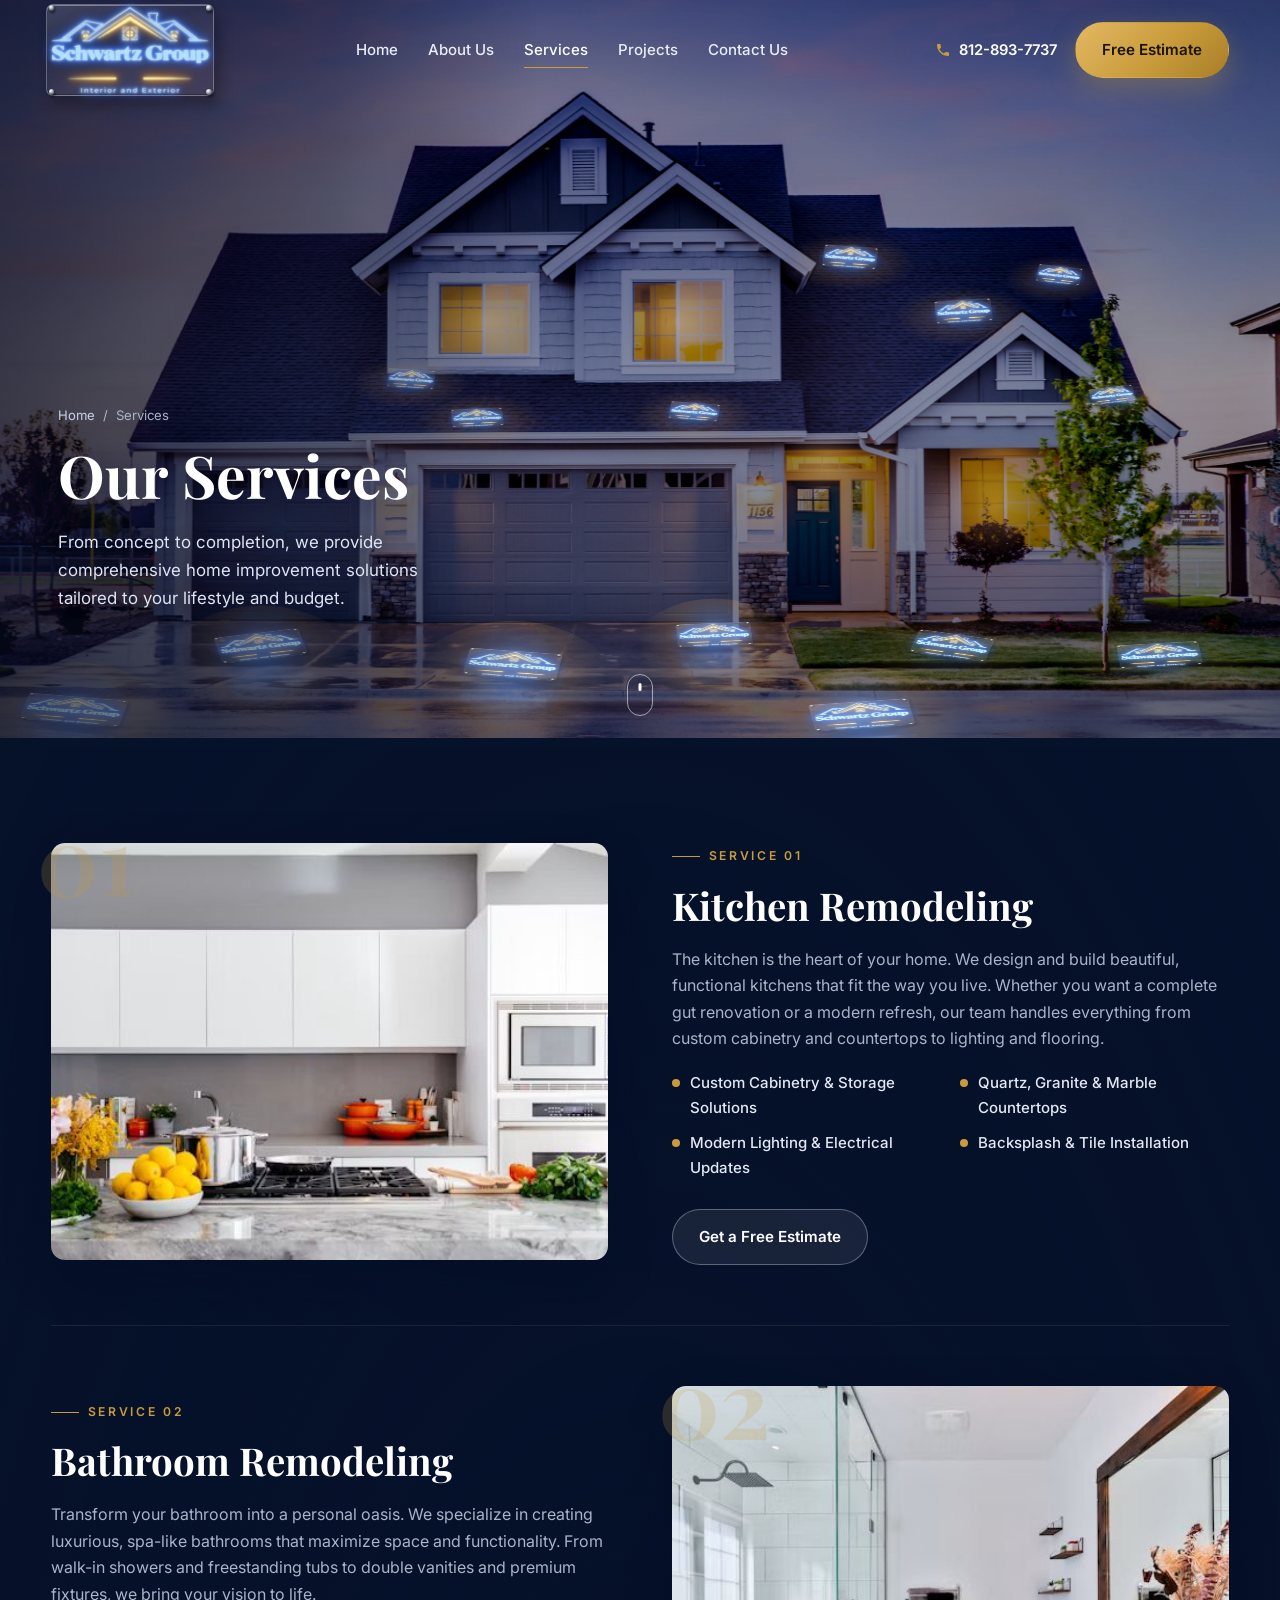
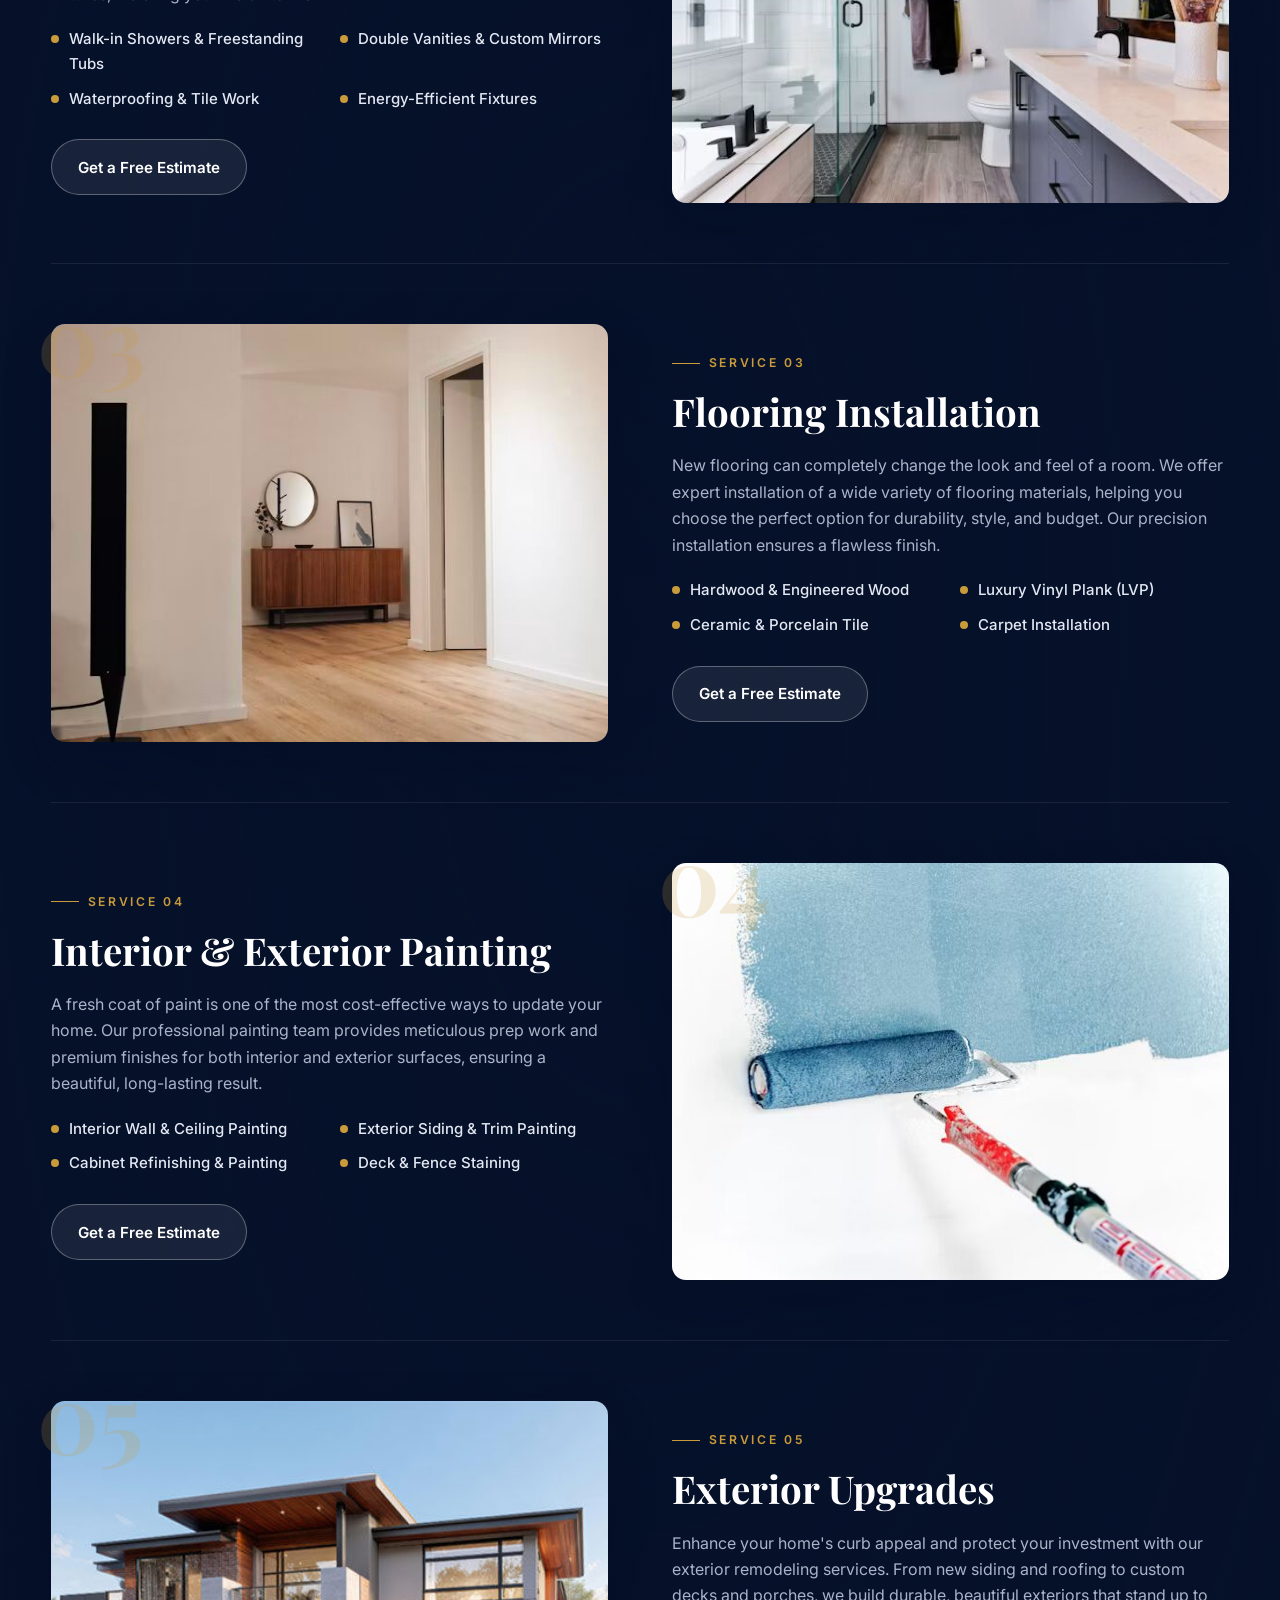
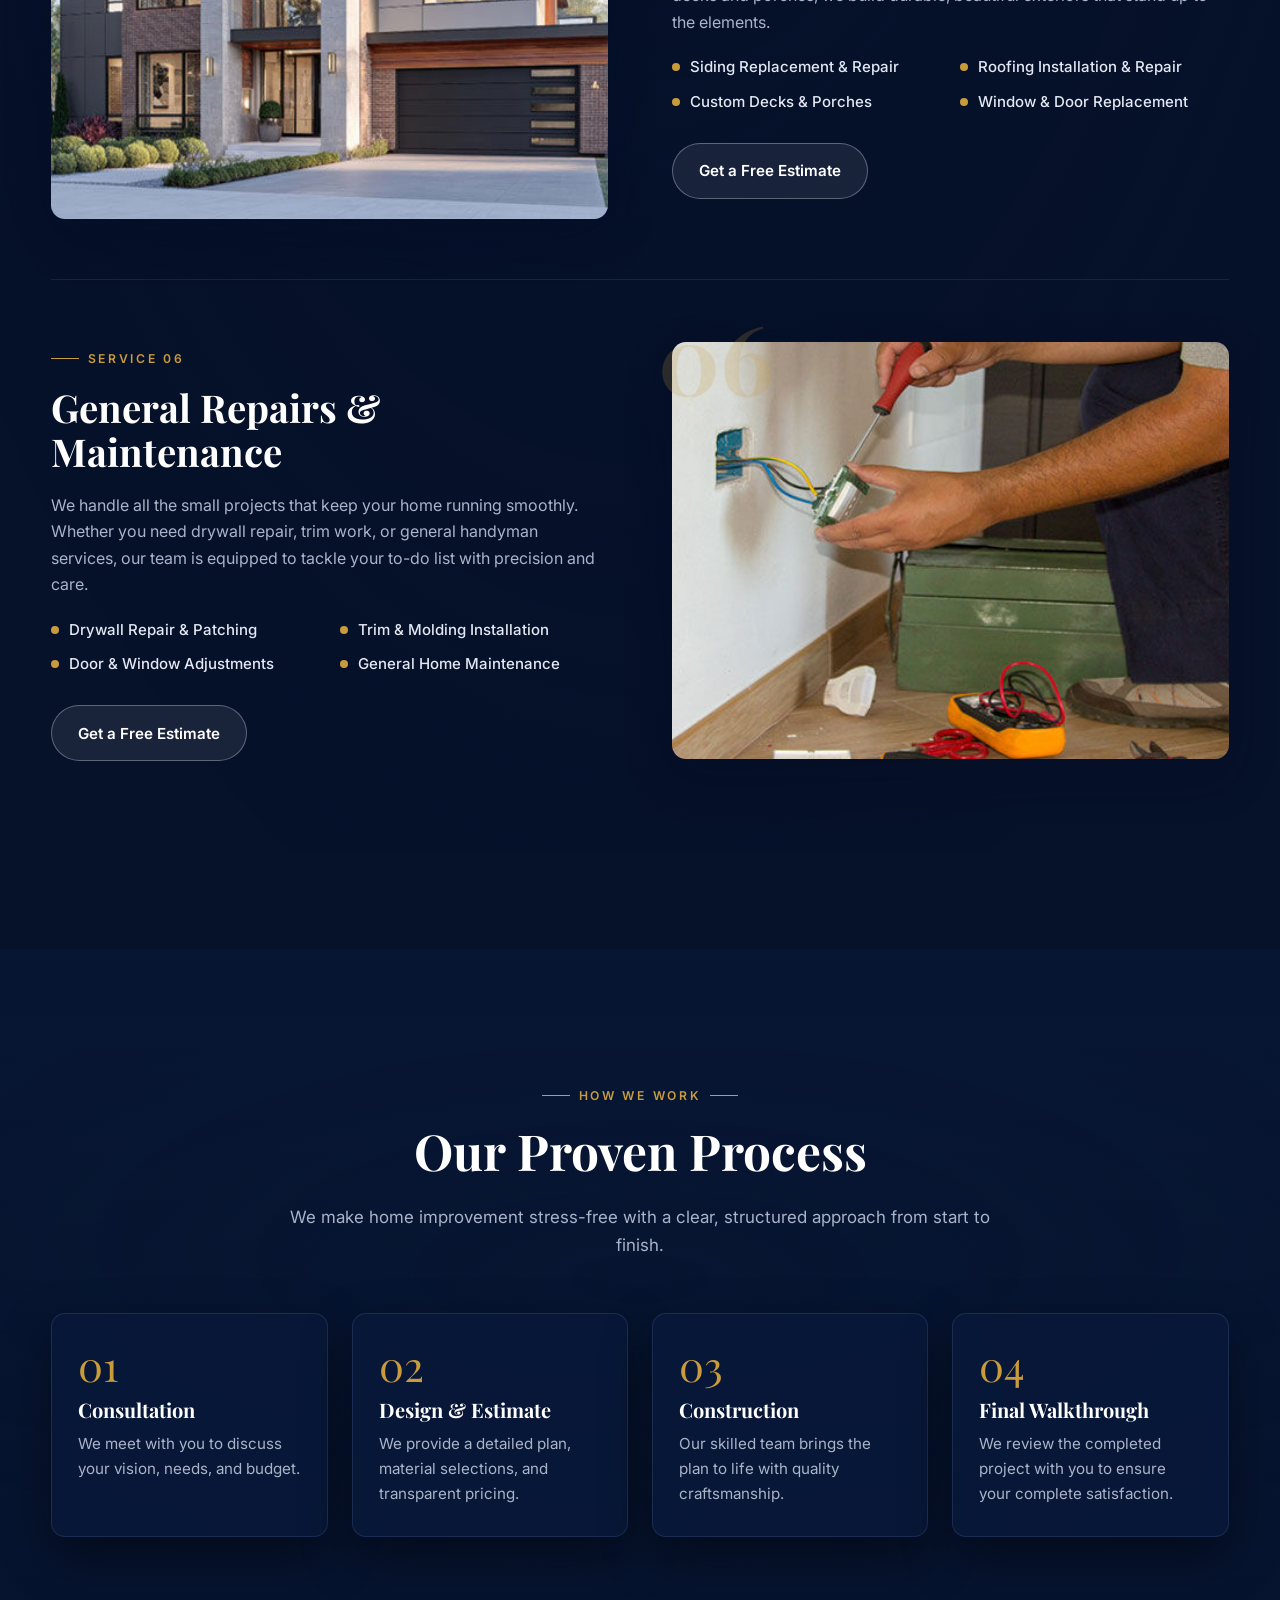
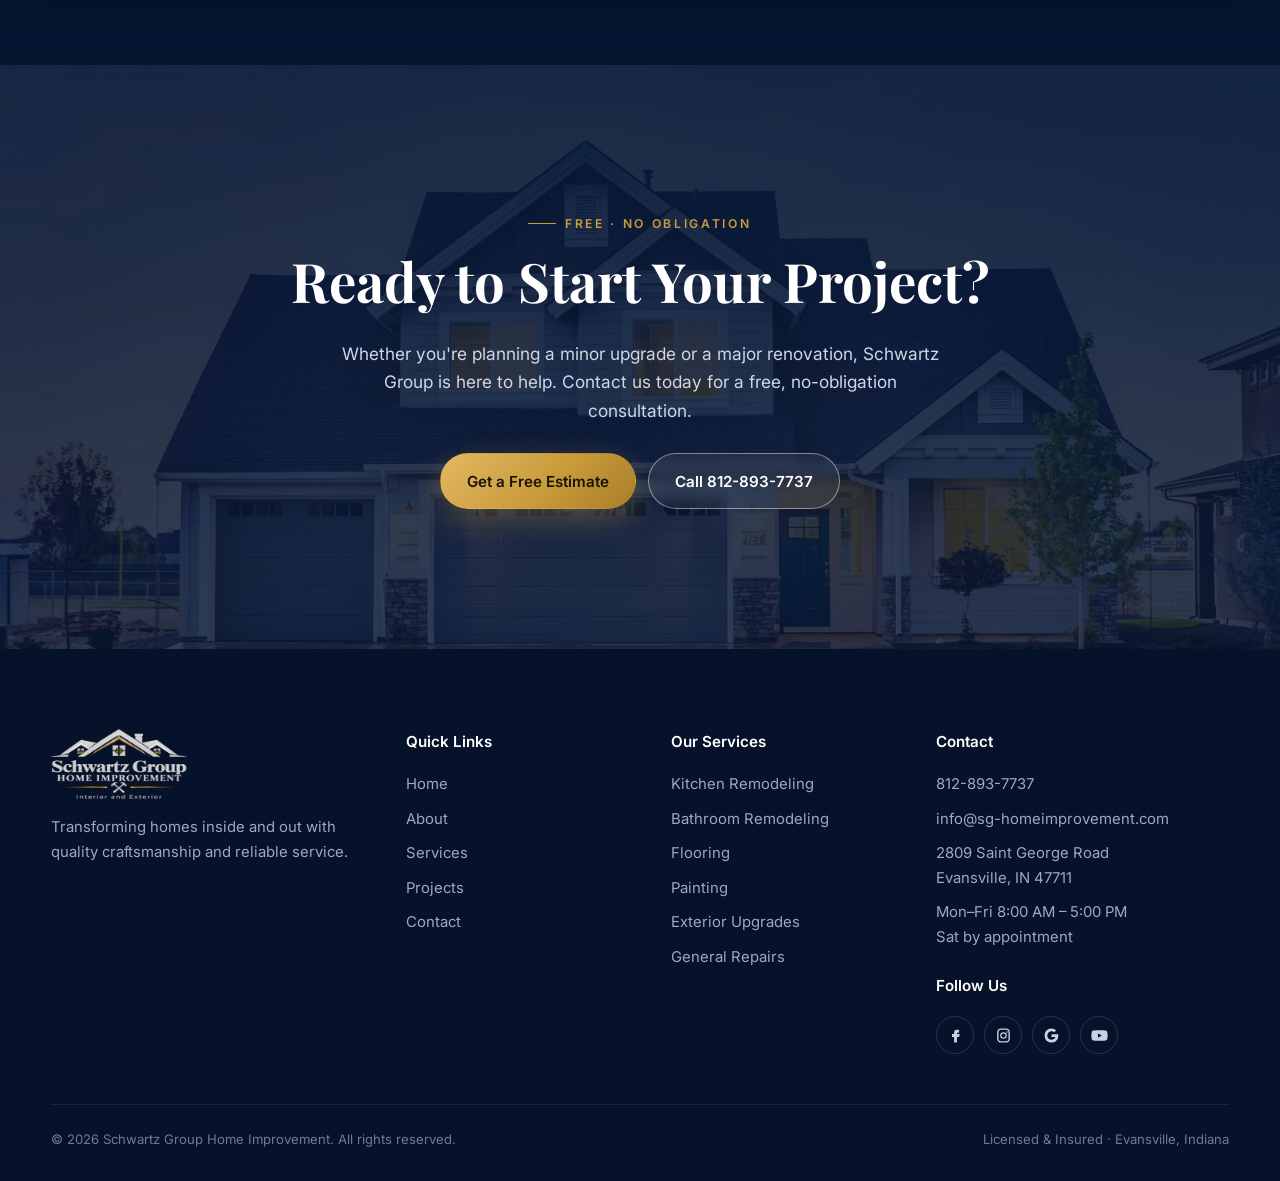
<file: services.html>
<!DOCTYPE html>
<html lang="en">
<head>
<meta charset="UTF-8">
<meta name="viewport" content="width=device-width, initial-scale=1, viewport-fit=cover">
<title>Our Services | Schwartz Group Home Improvement</title>
<meta name="description" content="Kitchen and bathroom remodeling, flooring, interior and exterior painting, siding, roofing, decks and general repairs in Evansville, IN.">
<meta name="theme-color" content="#0a1c3a">
<link rel="canonical" href="https://www.sg-homeimprovement.com/services">
<meta property="og:title" content="Our Services | Schwartz Group Home Improvement">
<meta property="og:description" content="Kitchen and bathroom remodeling, flooring, interior and exterior painting, siding, roofing, decks and general repairs in Evansville, IN.">
<meta property="og:image" content="https://www.sg-homeimprovement.com/img/hero-house-1400.jpg">
<meta property="og:type" content="website">
<link rel="icon" type="image/png" href="/img/logo-small.png">
<link rel="preconnect" href="https://fonts.googleapis.com"><link rel="preconnect" href="https://fonts.gstatic.com" crossorigin>
<link href="https://fonts.googleapis.com/css2?family=Playfair+Display:ital,wght@0,500;0,600;0,700;1,600&family=Inter:wght@300;400;500;600;700&display=swap" rel="stylesheet">
<link rel="stylesheet" href="/css/style.css?v=6">
<script type="application/ld+json">{"@context":"https://schema.org","@type":"HomeAndConstructionBusiness","name":"Schwartz Group Home Improvement","telephone":"+1-812-893-7737","email":"info@sg-homeimprovement.com","url":"https://www.sg-homeimprovement.com","logo":"https://www.sg-homeimprovement.com/img/logo.png","image":"https://www.sg-homeimprovement.com/img/hero-house-1400.jpg","address":{"@type":"PostalAddress","streetAddress":"2809 Saint George Road","addressLocality":"Evansville","addressRegion":"IN","postalCode":"47711","addressCountry":"US"},"openingHours":"Mo-Fr 08:00-17:00","foundingDate":"2009"}</script>
</head><body>
<svg width="0" height="0" style="position:absolute" aria-hidden="true"><filter id="leafwind" x="-5%" y="-5%" width="110%" height="110%"><feTurbulence type="fractalNoise" baseFrequency="0.018 0.03" numOctaves="2" seed="3" result="n"><animate attributeName="baseFrequency" dur="7s" values="0.018 0.03;0.022 0.036;0.016 0.028;0.018 0.03" repeatCount="indefinite"/></feTurbulence><feDisplacementMap in="SourceGraphic" in2="n" scale="5" xChannelSelector="R" yChannelSelector="G"><animate attributeName="scale" dur="3.3s" values="3;6;4;7;3" repeatCount="indefinite"/></feDisplacementMap></filter></svg>
<header class="site-header">
  <div class="container">
    <a class="brand" href="/" aria-label="Schwartz Group Home Improvement — home"><span class="nsign"><span class="backer"></span><img class="tube glass" src="/img/neon-blue.png" alt=""><img class="tube glass" src="/img/neon-gold.png" alt=""><img class="tube lit blue" src="/img/neon-blue.png" alt="Schwartz Group Home Improvement"><img class="tube lit gold" src="/img/neon-gold.png" alt=""><i class="standoff s1"></i><i class="standoff s2"></i><i class="standoff s3"></i><i class="standoff s4"></i></span></a>
    <nav class="main-nav" aria-label="Main"><a href="/">Home</a><a href="/about-us">About Us</a><a href="/services" class="active">Services</a><a href="/projects">Projects</a><a href="/contact-us">Contact Us</a></nav>
    <div class="header-actions">
      <a class="header-phone" href="tel:8128937737"><svg viewBox="0 0 24 24" aria-hidden="true"><path d="M6.6 10.8a15.1 15.1 0 0 0 6.6 6.6l2.2-2.2a1 1 0 0 1 1-.25 11.4 11.4 0 0 0 3.6.57 1 1 0 0 1 1 1V20a1 1 0 0 1-1 1A17 17 0 0 1 3 4a1 1 0 0 1 1-1h3.5a1 1 0 0 1 1 1c0 1.25.2 2.45.57 3.57a1 1 0 0 1-.25 1z"/></svg>812-893-7737</a>
      <a class="btn btn-gold" href="/contact-us#estimate">Free Estimate</a>
      <button class="menu-toggle" aria-label="Open menu" aria-expanded="false"><span></span><span></span><span></span></button>
    </div>
  </div>
</header>
<nav class="mobile-nav" aria-label="Mobile"><a href="/">Home</a><a href="/about-us">About Us</a><a href="/services" class="active">Services</a><a href="/projects">Projects</a><a href="/contact-us">Contact Us</a>
  <a class="btn btn-gold" href="/contact-us#estimate">Get a Free Estimate</a>
  <div class="m-contact"><a href="tel:8128937737" style="color:#fff;text-decoration:none">812-893-7737</a><br>info@sg-homeimprovement.com</div>
</nav>

<section class="hero hero-inner" aria-label="Our Services">
  <div class="scene">
    <img class="photo" src="/img/hero-house.jpg" srcset="/img/hero-house-1400.jpg 1400w, /img/hero-house.jpg 2800w" sizes="(max-width: 820px) 1400px, 150vw" alt="A two-story home with dark navy gabled roofs and warm lit windows at dusk" fetchpriority="high">
    <div class="tree-wrap" aria-hidden="true"><img class="tree-plate" src="/img/tree-plate.webp" alt=""><div class="tree-sway"><img class="tree" src="/img/tree.webp" alt=""></div></div>
    <div class="grade"></div>
    <div class="windows-glow"></div>
    <div class="ground" aria-hidden="true"><span class="lay roof" style="left:33.0%;top:60.0%;width:4.0%;--r:5deg;--sq:0.72"><span class="obj"><img class="off" src="/img/mini-sign-off.png" alt=""><img class="on" src="/img/mini-sign-on.png" alt=""></span></span><span class="lay roof" style="left:65.5%;top:46.5%;width:4.6%;--r:6deg;--sq:0.72"><span class="obj"><img class="off" src="/img/mini-sign-off.png" alt=""><img class="on" src="/img/mini-sign-on.png" alt=""></span></span><span class="lay roof" style="left:74.0%;top:52.5%;width:4.8%;--r:-5deg;--sq:0.72"><span class="obj"><img class="off" src="/img/mini-sign-off.png" alt=""><img class="on" src="/img/mini-sign-on.png" alt=""></span></span><span class="lay roof" style="left:81.0%;top:48.5%;width:3.8%;--r:9deg;--sq:0.7"><span class="obj"><img class="off" src="/img/mini-sign-off.png" alt=""><img class="on" src="/img/mini-sign-on.png" alt=""></span></span><span class="lay roof" style="left:38.0%;top:64.2%;width:4.4%;--r:-4deg;--sq:0.62"><span class="obj"><img class="off" src="/img/mini-sign-off.png" alt=""><img class="on" src="/img/mini-sign-on.png" alt=""></span></span><span class="lay roof" style="left:54.0%;top:63.6%;width:4.2%;--r:7deg;--sq:0.62"><span class="obj"><img class="off" src="/img/mini-sign-off.png" alt=""><img class="on" src="/img/mini-sign-on.png" alt=""></span></span><span class="lay roof" style="left:85.0%;top:61.8%;width:3.8%;--r:-10deg;--sq:0.66"><span class="obj"><img class="off" src="/img/mini-sign-off.png" alt=""><img class="on" src="/img/mini-sign-on.png" alt=""></span></span><span class="lay wet" style="left:22.0%;top:89.5%;width:7.4%;--r:-12deg;--sq:0.55"><span class="obj"><img class="off" src="/img/mini-sign-off.png" alt=""><img class="on" src="/img/mini-sign-on.png" alt=""></span></span><span class="lay wet" style="left:40.5%;top:91.5%;width:8.0%;--r:8deg;--sq:0.52"><span class="obj"><img class="off" src="/img/mini-sign-off.png" alt=""><img class="on" src="/img/mini-sign-on.png" alt=""></span></span><span class="lay wet" style="left:55.5%;top:88.2%;width:6.4%;--r:-4deg;--sq:0.55"><span class="obj"><img class="off" src="/img/mini-sign-off.png" alt=""><img class="on" src="/img/mini-sign-on.png" alt=""></span></span><span class="lay grass" style="left:73.0%;top:89.5%;width:6.6%;--r:14deg;--sq:0.55"><span class="obj"><img class="off" src="/img/mini-sign-off.png" alt=""><img class="on" src="/img/mini-sign-on.png" alt=""></span></span><span class="lay grass" style="left:88.5%;top:90.5%;width:7.0%;--r:-6deg;--sq:0.52"><span class="obj"><img class="off" src="/img/mini-sign-off.png" alt=""><img class="on" src="/img/mini-sign-on.png" alt=""></span></span><span class="lay wet" style="left:8.0%;top:96.5%;width:8.6%;--r:10deg;--sq:0.48"><span class="obj"><img class="off" src="/img/mini-sign-off.png" alt=""><img class="on" src="/img/mini-sign-on.png" alt=""></span></span><span class="lay wet" style="left:66.5%;top:97.0%;width:8.6%;--r:-8deg;--sq:0.48"><span class="obj"><img class="off" src="/img/mini-sign-off.png" alt=""><img class="on" src="/img/mini-sign-on.png" alt=""></span></span></div>
    <div class="vignette"></div>
  </div>
  <div class="hero-copy">
    <div class="crumbs"><a href="/">Home</a> &nbsp;/&nbsp; Services</div>
    <h1 class="reveal">Our Services</h1>
    <p class="reveal d1">From concept to completion, we provide comprehensive home improvement solutions tailored to your lifestyle and budget.</p>
  </div>
  <span class="scroll-cue" aria-hidden="true"></span>
</section>
<main>
<section class="section" style="padding-top:40px"><div class="container">
    <div class="svc" id="kitchen">
      <div class="svc-media reveal"><span class="big-n">01</span><img src="/img/kitchen.jpg" alt="Kitchen Remodeling" loading="lazy"></div>
      <div class="reveal d1">
        <span class="eyebrow">Service 01</span>
        <h2>Kitchen Remodeling</h2>
        <p>The kitchen is the heart of your home. We design and build beautiful, functional kitchens that fit the way you live. Whether you want a complete gut renovation or a modern refresh, our team handles everything from custom cabinetry and countertops to lighting and flooring.</p>
        <ul class="ticks"><li>Custom Cabinetry & Storage Solutions</li><li>Quartz, Granite & Marble Countertops</li><li>Modern Lighting & Electrical Updates</li><li>Backsplash & Tile Installation</li></ul>
        <a class="btn btn-navy" href="/contact-us#estimate">Get a Free Estimate</a>
      </div>
    </div>
    <div class="svc" id="bathroom">
      <div class="svc-media reveal"><span class="big-n">02</span><img src="/img/bathroom.jpg" alt="Bathroom Remodeling" loading="lazy"></div>
      <div class="reveal d1">
        <span class="eyebrow">Service 02</span>
        <h2>Bathroom Remodeling</h2>
        <p>Transform your bathroom into a personal oasis. We specialize in creating luxurious, spa-like bathrooms that maximize space and functionality. From walk-in showers and freestanding tubs to double vanities and premium fixtures, we bring your vision to life.</p>
        <ul class="ticks"><li>Walk-in Showers & Freestanding Tubs</li><li>Double Vanities & Custom Mirrors</li><li>Waterproofing & Tile Work</li><li>Energy-Efficient Fixtures</li></ul>
        <a class="btn btn-navy" href="/contact-us#estimate">Get a Free Estimate</a>
      </div>
    </div>
    <div class="svc" id="flooring">
      <div class="svc-media reveal"><span class="big-n">03</span><img src="/img/flooring.jpg" alt="Flooring Installation" loading="lazy"></div>
      <div class="reveal d1">
        <span class="eyebrow">Service 03</span>
        <h2>Flooring Installation</h2>
        <p>New flooring can completely change the look and feel of a room. We offer expert installation of a wide variety of flooring materials, helping you choose the perfect option for durability, style, and budget. Our precision installation ensures a flawless finish.</p>
        <ul class="ticks"><li>Hardwood & Engineered Wood</li><li>Luxury Vinyl Plank (LVP)</li><li>Ceramic & Porcelain Tile</li><li>Carpet Installation</li></ul>
        <a class="btn btn-navy" href="/contact-us#estimate">Get a Free Estimate</a>
      </div>
    </div>
    <div class="svc" id="painting">
      <div class="svc-media reveal"><span class="big-n">04</span><img src="/img/painting.jpg" alt="Interior & Exterior Painting" loading="lazy"></div>
      <div class="reveal d1">
        <span class="eyebrow">Service 04</span>
        <h2>Interior & Exterior Painting</h2>
        <p>A fresh coat of paint is one of the most cost-effective ways to update your home. Our professional painting team provides meticulous prep work and premium finishes for both interior and exterior surfaces, ensuring a beautiful, long-lasting result.</p>
        <ul class="ticks"><li>Interior Wall & Ceiling Painting</li><li>Exterior Siding & Trim Painting</li><li>Cabinet Refinishing & Painting</li><li>Deck & Fence Staining</li></ul>
        <a class="btn btn-navy" href="/contact-us#estimate">Get a Free Estimate</a>
      </div>
    </div>
    <div class="svc" id="exterior">
      <div class="svc-media reveal"><span class="big-n">05</span><img src="/img/exterior.jpg" alt="Exterior Upgrades" loading="lazy"></div>
      <div class="reveal d1">
        <span class="eyebrow">Service 05</span>
        <h2>Exterior Upgrades</h2>
        <p>Enhance your home's curb appeal and protect your investment with our exterior remodeling services. From new siding and roofing to custom decks and porches, we build durable, beautiful exteriors that stand up to the elements.</p>
        <ul class="ticks"><li>Siding Replacement & Repair</li><li>Roofing Installation & Repair</li><li>Custom Decks & Porches</li><li>Window & Door Replacement</li></ul>
        <a class="btn btn-navy" href="/contact-us#estimate">Get a Free Estimate</a>
      </div>
    </div>
    <div class="svc" id="repairs">
      <div class="svc-media reveal"><span class="big-n">06</span><img src="/img/repairs.jpg" alt="General Repairs & Maintenance" loading="lazy"></div>
      <div class="reveal d1">
        <span class="eyebrow">Service 06</span>
        <h2>General Repairs & Maintenance</h2>
        <p>We handle all the small projects that keep your home running smoothly. Whether you need drywall repair, trim work, or general handyman services, our team is equipped to tackle your to-do list with precision and care.</p>
        <ul class="ticks"><li>Drywall Repair & Patching</li><li>Trim & Molding Installation</li><li>Door & Window Adjustments</li><li>General Home Maintenance</li></ul>
        <a class="btn btn-navy" href="/contact-us#estimate">Get a Free Estimate</a>
      </div>
    </div></div></section>
<section class="section dark">
  <div class="container">
    <div class="section-head reveal"><span class="eyebrow">How We Work</span><h2>Our Proven Process</h2><p>We make home improvement stress-free with a clear, structured approach from start to finish.</p></div>
    <div class="process"><div class="step reveal d0"><div class="n">01</div><h3 style="font-size:1.25rem">Consultation</h3><p>We meet with you to discuss your vision, needs, and budget.</p></div><div class="step reveal d1"><div class="n">02</div><h3 style="font-size:1.25rem">Design &amp; Estimate</h3><p>We provide a detailed plan, material selections, and transparent pricing.</p></div><div class="step reveal d2"><div class="n">03</div><h3 style="font-size:1.25rem">Construction</h3><p>Our skilled team brings the plan to life with quality craftsmanship.</p></div><div class="step reveal d3"><div class="n">04</div><h3 style="font-size:1.25rem">Final Walkthrough</h3><p>We review the completed project with you to ensure your complete satisfaction.</p></div></div>
  </div>
</section>
</main>
<section class="cta-band">
  <div class="bg" aria-hidden="true"></div>
  <div class="container reveal">
    <span class="eyebrow">Free · No obligation</span>
    <h2>Ready to Start Your Project?</h2>
    <p>Whether you're planning a minor upgrade or a major renovation, Schwartz Group is here to help. Contact us today for a free, no-obligation consultation.</p>
    <div class="btns"><a class="btn btn-gold" href="/contact-us#estimate">Get a Free Estimate</a><a class="btn btn-ghost" href="tel:8128937737">Call 812-893-7737</a></div>
  </div>
</section>
<footer class="site-footer">
  <div class="container">
    <div class="footer-grid">
      <div><img class="f-logo" src="/img/logo-light.png" alt="Schwartz Group Home Improvement" loading="lazy"><p>Transforming homes inside and out with quality craftsmanship and reliable service.</p></div>
      <div><h5>Quick Links</h5><ul><li><a href="/">Home</a></li><li><a href="/about-us">About</a></li><li><a href="/services">Services</a></li><li><a href="/projects">Projects</a></li><li><a href="/contact-us">Contact</a></li></ul></div>
      <div><h5>Our Services</h5><ul><li><a href="/services#kitchen">Kitchen Remodeling</a></li><li><a href="/services#bathroom">Bathroom Remodeling</a></li><li><a href="/services#flooring">Flooring</a></li><li><a href="/services#painting">Painting</a></li><li><a href="/services#exterior">Exterior Upgrades</a></li><li><a href="/services#repairs">General Repairs</a></li></ul></div>
      <div><h5>Contact</h5><ul>
        <li><a href="tel:8128937737">812-893-7737</a></li>
        <li><a href="mailto:info@sg-homeimprovement.com">info@sg-homeimprovement.com</a></li>
        <li>2809 Saint George Road<br>Evansville, IN 47711</li>
        <li>Mon–Fri 8:00 AM – 5:00 PM<br>Sat by appointment</li></ul>
        <h5 style="margin-top:24px">Follow Us</h5>
        <div class="social">
          <a href="#" aria-label="Facebook"><svg viewBox="0 0 24 24"><path d="M14 8h3V4h-3c-2.8 0-4 1.7-4 4.2V10H7v4h3v8h4v-8h3l1-4h-4V8.6c0-.4.3-.6.6-.6z"/></svg></a>
          <a href="#" aria-label="Instagram"><svg viewBox="0 0 24 24"><path d="M12 7.3A4.7 4.7 0 1 0 16.7 12 4.7 4.7 0 0 0 12 7.3zm0 7.7a3 3 0 1 1 3-3 3 3 0 0 1-3 3zm6-7.9a1.1 1.1 0 1 1-1.1-1.1A1.1 1.1 0 0 1 18 7.1zM21 8c0-1.7-.4-3.2-1.6-4.4S16.7 2 15 2H9C7.3 2 5.8 2.4 4.6 3.6S3 6.3 3 8v8c0 1.7.4 3.2 1.6 4.4S7.3 22 9 22h6c1.7 0 3.2-.4 4.4-1.6S21 17.7 21 16zm-2 8.2a3.6 3.6 0 0 1-3.8 3.8H8.8A3.6 3.6 0 0 1 5 16.2V7.8A3.6 3.6 0 0 1 8.8 4h6.4A3.6 3.6 0 0 1 19 7.8z"/></svg></a>
          <a href="#" aria-label="Google"><svg viewBox="0 0 24 24"><path d="M21.6 12.2c0-.7-.1-1.4-.2-2H12v3.8h5.4a4.6 4.6 0 0 1-2 3v2.5h3.2a9.7 9.7 0 0 0 3-7.3zM12 22a9.5 9.5 0 0 0 6.6-2.4l-3.2-2.5a6 6 0 0 1-9-3.1H3.1v2.6A10 10 0 0 0 12 22zM6.4 14a6 6 0 0 1 0-3.9V7.5H3.1a10 10 0 0 0 0 9zM12 6a5.4 5.4 0 0 1 3.8 1.5l2.8-2.8A9.6 9.6 0 0 0 12 2a10 10 0 0 0-8.9 5.5l3.3 2.6A6 6 0 0 1 12 6z"/></svg></a>
          <a href="#" aria-label="YouTube"><svg viewBox="0 0 24 24"><path d="M23 7.2a3 3 0 0 0-2.1-2.1C19 4.6 12 4.6 12 4.6s-7 0-8.9.5A3 3 0 0 0 1 7.2 31 31 0 0 0 .5 12a31 31 0 0 0 .5 4.8 3 3 0 0 0 2.1 2.1c1.9.5 8.9.5 8.9.5s7 0 8.9-.5a3 3 0 0 0 2.1-2.1 31 31 0 0 0 .5-4.8 31 31 0 0 0-.5-4.8zM9.8 15V9l5.7 3z"/></svg></a>
        </div></div>
    </div>
    <div class="footer-bottom"><span>© <span id="year">2026</span> Schwartz Group Home Improvement. All rights reserved.</span><span>Licensed &amp; Insured · Evansville, Indiana</span></div>
  </div>
</footer>
<script src="/js/main.js?v=6" defer></script>
</body>
</html>
</file>
<file: css/style.css>
/* Schwartz Group Home Improvement — site styles */
:root{
  --navy:#0a1c3a; --navy-2:#07132a; --navy-3:#112a52;
  --gold:#c99b3b; --gold-2:#e2b862; --gold-dark:#a87e28;
  --beige:#f8f6f0; --ink:#1d2433; --muted:#5d6577; --line:rgba(10,28,58,.12);
  --radius:14px; --shadow:0 18px 50px rgba(5,12,30,.18);
  --serif:'Playfair Display',Georgia,serif; --sans:'Inter',system-ui,-apple-system,Segoe UI,Roboto,sans-serif;
  --header-h:100px;
}
*{box-sizing:border-box}
html{scroll-behavior:smooth}
body{margin:0;font-family:var(--sans);color:var(--ink);background:var(--beige);line-height:1.65;overflow-x:hidden;-webkit-font-smoothing:antialiased}
img{max-width:100%;display:block}
a{color:inherit}
h1,h2,h3,h4{font-family:var(--serif);color:var(--navy);line-height:1.15;margin:0 0 .5em;font-weight:700}
p{margin:0 0 1em}
.container{width:min(1200px,92vw);margin:0 auto}
.eyebrow{font-family:var(--sans);text-transform:uppercase;letter-spacing:.22em;font-size:.76rem;font-weight:600;color:var(--gold);display:inline-flex;align-items:center;gap:.7em;margin-bottom:1rem}
.eyebrow::before{content:"";width:28px;height:1px;background:currentColor}
.section{padding:clamp(70px,10vw,130px) 0;position:relative}
.section-head{max-width:720px;margin:0 auto 54px;text-align:center}
.section-head .eyebrow::after{content:"";width:28px;height:1px;background:currentColor}
.section-head h2{font-size:clamp(2rem,4.2vw,3.1rem)}
.section-head p{color:var(--muted);font-size:1.06rem}
.dark{background:var(--navy);color:#d5dbe8}
.dark h2,.dark h3,.dark h4{color:#fff}
.dark .section-head p{color:#aab4c8}
.gold-text{color:var(--gold)}

/* Buttons */
.btn{display:inline-flex;align-items:center;justify-content:center;gap:.55em;padding:.95em 1.7em;border-radius:999px;font-weight:600;font-size:.95rem;text-decoration:none;border:1px solid transparent;cursor:pointer;transition:transform .25s ease,background .25s,box-shadow .25s,color .25s;font-family:var(--sans)}
.btn:hover{transform:translateY(-2px)}
.btn-gold{background:linear-gradient(135deg,var(--gold-2),var(--gold) 55%,var(--gold-dark));color:#1b1404;box-shadow:0 10px 28px rgba(201,155,59,.35)}
.btn-gold:hover{box-shadow:0 14px 34px rgba(201,155,59,.5)}
.btn-ghost{border-color:rgba(255,255,255,.45);color:#fff;background:rgba(255,255,255,.06);backdrop-filter:blur(6px)}
.btn-ghost:hover{background:rgba(255,255,255,.16)}
.btn-navy{background:var(--navy);color:#fff}
.btn-outline{border-color:var(--navy);color:var(--navy)}
.btn-outline:hover{background:var(--navy);color:#fff}

/* Header */
.site-header{position:fixed;inset:0 0 auto 0;z-index:100;height:var(--header-h);display:flex;align-items:center;transition:background .35s,box-shadow .35s,backdrop-filter .35s}
.site-header.solid,.site-header.always-solid{background:rgba(7,19,42,.86);backdrop-filter:blur(14px) saturate(1.3);box-shadow:0 8px 30px rgba(0,0,0,.25)}
.site-header .container{display:flex;align-items:center;justify-content:space-between;gap:24px}
.brand{display:block;text-decoration:none}
.brand .nsign{width:158px;transition:transform .3s}
.brand:hover .nsign{transform:scale(1.04)}
.brand .nsign .backer{border-radius:7px}
.brand .nsign .lit.blue{filter:brightness(1.1) drop-shadow(0 0 1px #fff) drop-shadow(0 0 2px #6fa8ff) drop-shadow(0 0 5px #2a6dff)}
.brand .nsign .lit.gold{filter:brightness(1.12) drop-shadow(0 0 1px #fff7e0) drop-shadow(0 0 2px #ffc155) drop-shadow(0 0 5px #ff9800)}
.brand .nsign .glass{opacity:.6}
.main-nav{display:flex;gap:30px}
.main-nav a{color:#e9edf5;text-decoration:none;font-weight:500;font-size:.94rem;position:relative;padding:6px 0}
.main-nav a::after{content:"";position:absolute;left:0;bottom:0;height:1.5px;width:0;background:var(--gold);transition:width .3s}
.main-nav a:hover::after,.main-nav a.active::after{width:100%}
.main-nav a.active{color:#fff}
.header-actions{display:flex;align-items:center;gap:18px}
.header-phone{color:#fff;text-decoration:none;font-weight:600;font-size:.92rem;display:flex;align-items:center;gap:8px}
.header-phone svg{width:16px;height:16px;fill:var(--gold)}
.menu-toggle{display:none;background:none;border:0;width:44px;height:44px;cursor:pointer;position:relative}
.menu-toggle span{position:absolute;left:10px;right:10px;height:2px;background:#fff;transition:transform .3s,opacity .3s}
.menu-toggle span:nth-child(1){top:15px}.menu-toggle span:nth-child(2){top:21px}.menu-toggle span:nth-child(3){top:27px}
.nav-open .menu-toggle span:nth-child(1){transform:translateY(6px) rotate(45deg)}
.nav-open .menu-toggle span:nth-child(2){opacity:0}
.nav-open .menu-toggle span:nth-child(3){transform:translateY(-6px) rotate(-45deg)}
.mobile-nav{position:fixed;inset:0;z-index:99;background:rgba(7,19,42,.97);backdrop-filter:blur(10px);display:flex;flex-direction:column;justify-content:center;padding:0 9vw;gap:6px;opacity:0;pointer-events:none;transition:opacity .35s}
.nav-open .mobile-nav{opacity:1;pointer-events:auto}
.mobile-nav a{color:#fff;text-decoration:none;font-family:var(--serif);font-size:2rem;padding:8px 0;border-bottom:1px solid rgba(255,255,255,.08)}
.mobile-nav a.active{color:var(--gold)}
.mobile-nav .btn{margin-top:24px;font-family:var(--sans);font-size:1rem;border-bottom:0}
.mobile-nav .m-contact{margin-top:20px;color:#aab4c8;font-size:.95rem;font-family:var(--sans);border:0}

/* ================= HERO SCENE ================= */
.hero{position:relative;height:100vh;height:100svh;min-height:620px;overflow:hidden;
  background:linear-gradient(180deg,#1b2350 0%,#323d7a 45%,#5b5f99 100%);isolation:isolate}
.scene{position:absolute;left:50%;bottom:0;width:max(100vw,calc(100svh * 1.5006));aspect-ratio:2800/1866;transform:translateX(-50%);
  -webkit-mask-image:linear-gradient(to bottom,transparent 0,#000 9%);mask-image:linear-gradient(to bottom,transparent 0,#000 9%)}
.scene .photo{position:absolute;inset:0;width:100%;height:100%;object-fit:cover;filter:brightness(.78) contrast(1.06) saturate(1.04);transition:filter 1.2s ease}
.scene .grade{position:absolute;inset:0;pointer-events:none;mix-blend-mode:multiply;
  background:linear-gradient(180deg,rgba(40,50,120,.85) 0%,rgba(70,75,140,.55) 30%,rgba(60,70,120,.35) 60%,rgba(20,28,60,.55) 100%);transition:opacity 1.2s}
.scene .vignette{position:absolute;inset:0;pointer-events:none;background:radial-gradient(120% 90% at 50% 60%,transparent 45%,rgba(4,8,22,.55) 100%)}
.scene .windows-glow{position:absolute;inset:0;pointer-events:none;mix-blend-mode:screen;opacity:.55;
  background:
   radial-gradient(5% 6% at 38.5% 53.8%,rgba(255,190,90,.55),transparent 70%),
   radial-gradient(5% 6% at 52.6% 53.8%,rgba(255,190,90,.55),transparent 70%),
   radial-gradient(5% 8% at 76.3% 74%,rgba(255,190,90,.5),transparent 70%),
   radial-gradient(4% 5% at 63.6% 69.5%,rgba(255,200,110,.45),transparent 70%)}

/* light spill when sign is on */
.spill{position:absolute;inset:0;pointer-events:none;mix-blend-mode:screen;opacity:0;transition:opacity .25s}
.spill.wall{background:
  radial-gradient(16% 15% at 45.4% 61.5%,rgba(255,206,120,.55),transparent 70%),
  radial-gradient(26% 22% at 45.4% 60%,rgba(120,170,255,.35),transparent 72%)}
.spill.ground{background:
  radial-gradient(10% 5% at 45.4% 90%,rgba(255,200,110,.5),transparent 70%),
  radial-gradient(6% 7% at 45.4% 93%,rgba(140,180,255,.35),transparent 70%);filter:blur(6px)}
.on .spill{opacity:1}
.on .spill.ground{opacity:.85}

/* The sign */
.nsign{position:relative;display:block;aspect-ratio:1360/740}
.scene .sign{position:absolute;left:35.4%;top:52.6%;width:20%;z-index:3}
.nsign .backer{position:absolute;inset:-4% -3%;border-radius:10px;
  background:linear-gradient(160deg,rgba(255,255,255,.16),rgba(255,255,255,.03) 38%,rgba(255,255,255,.07) 62%,rgba(255,255,255,.02));
  border:1px solid rgba(255,255,255,.28);
  box-shadow:inset 0 1px 0 rgba(255,255,255,.35),inset 0 -1px 0 rgba(0,0,0,.25),6px 10px 14px rgba(0,0,0,.28);
  backdrop-filter:blur(1.5px) brightness(1.04)}
.nsign .standoff{position:absolute;width:3.4%;aspect-ratio:1;border-radius:50%;
  background:radial-gradient(circle at 35% 30%,#fff 0,#d9dde3 18%,#8a919c 48%,#3f444c 78%,#22262c 100%);
  box-shadow:1px 2px 3px rgba(0,0,0,.6)}
.nsign .s1{left:-1.5%;top:-2%}.nsign .s2{right:-1.5%;top:-2%}.nsign .s3{left:-1.5%;bottom:-2%}.nsign .s4{right:-1.5%;bottom:-2%}
.nsign .tube{position:absolute;inset:0;width:100%;height:100%;pointer-events:none;transition:opacity .08s}
/* unlit glass tubes */
.nsign .glass{filter:grayscale(1) brightness(1.5) contrast(.8) drop-shadow(1px 2px 1.5px rgba(0,0,0,.55));opacity:.42}
/* lit tubes */
.nsign .lit{opacity:0}
.nsign .lit.blue{filter:brightness(1.12) drop-shadow(0 0 1px #fff) drop-shadow(0 0 3px #6fa8ff) drop-shadow(0 0 8px #2a6dff)}
.nsign .lit.gold{filter:brightness(1.14) drop-shadow(0 0 1px #fff7e0) drop-shadow(0 0 3px #ffc155) drop-shadow(0 0 8px #ff9800)}
.sign-on .nsign .lit{opacity:1}
.sign-on .nsign .glass{opacity:.06}
.nsign .label{position:absolute;left:0;right:0;top:104%;text-align:center;font-size:clamp(9px,.55vw,12px);letter-spacing:.3em;color:rgba(255,255,255,.0)}

/* cable */
.cable{position:absolute;inset:0;width:100%;height:100%;pointer-events:none;z-index:2;overflow:visible}

/* in-scene switch: real plate, scaled + graded to sit in the siding by the front door */
.wall-switch{position:absolute;left:59.5%;top:75.6%;width:.62%;aspect-ratio:400/612;z-index:4;padding:0;border:0;background:none;cursor:pointer}
.wall-switch img{position:absolute;inset:0;width:100%;height:100%;object-fit:cover;border-radius:1px;
  filter:brightness(.52) saturate(.3) contrast(.92) hue-rotate(195deg);
  box-shadow:.6px 1px 1.2px rgba(0,0,0,.55),-.3px -.3px 0 rgba(255,255,255,.08);
  -webkit-mask-image:radial-gradient(140% 120% at 50% 50%,#000 70%,rgba(0,0,0,.85));mask-image:radial-gradient(140% 120% at 50% 50%,#000 70%,rgba(0,0,0,.85))}
.wall-switch::before{content:"";position:absolute;left:50%;top:50%;width:48px;height:48px;transform:translate(-50%,-50%);border-radius:50%}
.wall-switch .ping{position:absolute;left:50%;top:50%;width:30px;height:30px;margin:-15px 0 0 -15px;border-radius:50%;border:1px solid rgba(226,184,98,.75);animation:ping 2.2s ease-out infinite;pointer-events:none}
.sign-on .wall-switch .ping{display:none}
@keyframes ping{0%{transform:scale(.25);opacity:.9}100%{transform:scale(1.4);opacity:0}}
.wall-switch .sw-on{opacity:0}.sign-on .wall-switch .sw-on{opacity:1}.sign-on .wall-switch .sw-off{opacity:0}
.wall-switch:focus-visible{outline:2px solid var(--gold);outline-offset:4px}

/* cable from the header neon sign to the wall switch */
.hero-cable{position:absolute;left:0;top:0;width:100%;height:100%;z-index:5;pointer-events:none;overflow:visible}
.hero-cable path{fill:none;stroke-linecap:round;stroke-linejoin:round}
.hero-cable .c-shadow{stroke:rgba(0,0,0,.38);stroke-width:4;filter:blur(2.5px);transform:translate(3px,5px)}
.hero-cable .c-main{stroke:#0d0f12;stroke-width:2.6}
.hero-cable .c-hi{stroke:rgba(210,220,255,.22);stroke-width:.8;transform:translate(-.6px,-.7px)}
.hero-cable rect{fill:#d9dde4;stroke:rgba(0,0,0,.5);stroke-width:.5}
@media (max-width:820px){.hero-cable .c-main{stroke-width:2}}

.switch-hint{display:flex;align-items:flex-start;gap:10px;margin-top:22px;font-size:.86rem;color:#c9d1e6}
.switch-hint .dot{margin-top:.42em;width:9px;height:9px;border-radius:50%;background:#59616f;box-shadow:0 0 0 3px rgba(255,255,255,.06);flex:none;transition:background .3s,box-shadow .3s}
.sign-on .switch-hint .dot{background:#ffcf6b;box-shadow:0 0 10px 2px rgba(255,190,80,.8)}

/* hero copy */
.hero::after{content:"";position:absolute;inset:0;z-index:5;pointer-events:none;background:linear-gradient(90deg,rgba(6,12,34,.62) 0%,rgba(6,12,34,.35) 26%,transparent 42%)}
.hero-copy{position:absolute;z-index:6;left:4.5vw;top:calc(var(--header-h) + 6vh);max-width:min(470px,30vw);color:#fff}
.hero-copy .eyebrow{color:var(--gold-2)}
.hero-copy h1{color:#fff;font-size:clamp(2.4rem,3.6vw,3.8rem);margin-bottom:.35em;text-shadow:0 4px 30px rgba(5,10,40,.45)}
.hero-copy h1 em{font-style:italic;color:var(--gold-2)}
.hero-copy p{color:#dfe4f2;font-size:1.06rem;max-width:470px;text-shadow:0 2px 14px rgba(5,10,40,.5)}
.hero-copy .btns{display:flex;gap:12px;flex-wrap:wrap;margin-top:22px}

/* switch loupe (close-up of the real switch) */
.loupe{position:absolute;z-index:7;right:max(3vw,calc((100vw - 1200px)/2));bottom:6vh;display:flex;align-items:center;gap:16px;background:none;border:0;cursor:pointer;color:#fff;font-family:var(--sans);text-align:right}
.loupe .lens{width:118px;height:150px;border-radius:18px;overflow:hidden;position:relative;flex:none;
  box-shadow:0 0 0 1px rgba(255,255,255,.35),0 0 0 6px rgba(255,255,255,.06),0 20px 40px rgba(0,0,0,.5);background:#222}
.loupe .lens img{position:absolute;inset:0;width:100%;height:100%;object-fit:cover;filter:brightness(.78) saturate(.55) hue-rotate(185deg) contrast(1.05);transition:filter .3s}
.loupe .lens::after{content:"";position:absolute;inset:0;pointer-events:none;background:radial-gradient(80% 60% at 50% 30%,rgba(255,210,140,0),rgba(0,0,0,.35));transition:background .3s}
.on .loupe .lens::after{background:radial-gradient(90% 70% at 50% 20%,rgba(255,200,120,.28),rgba(0,0,0,.2))}
.loupe .sw-on{opacity:0}.on .loupe .sw-on{opacity:1}.on .loupe .sw-off{opacity:0}
.loupe .txt small{display:block;text-transform:uppercase;letter-spacing:.22em;font-size:.68rem;color:var(--gold-2);font-weight:600}
.loupe .txt strong{display:block;font-family:var(--serif);font-size:1.25rem;font-weight:600}
.loupe .txt .state{font-size:.82rem;color:#c4cbe0}
.loupe:focus-visible{outline:2px solid var(--gold);outline-offset:6px;border-radius:12px}

.scroll-cue{position:absolute;z-index:6;left:50%;bottom:22px;transform:translateX(-50%);width:26px;height:42px;border:1.5px solid rgba(255,255,255,.55);border-radius:14px}
.scroll-cue::after{content:"";position:absolute;left:50%;top:8px;width:3px;height:8px;border-radius:2px;background:#fff;transform:translateX(-50%);animation:cue 1.8s infinite}
@keyframes cue{0%{opacity:0;transform:translate(-50%,0)}40%{opacity:1}100%{opacity:0;transform:translate(-50%,14px)}}

/* Trust bar */
.trust{background:var(--navy-2);color:#cfd6e6;border-top:1px solid rgba(255,255,255,.06)}
.trust .container{display:grid;grid-template-columns:repeat(5,1fr);gap:0}
.trust .item{padding:30px 18px;text-align:center;border-right:1px solid rgba(255,255,255,.07)}
.trust .item:last-child{border-right:0}
.trust strong{display:block;font-family:var(--serif);font-size:1.7rem;color:#fff;font-weight:600}
.trust span{font-size:.84rem;color:#9ea9c0}

/* Service cards */
.grid-3{display:grid;grid-template-columns:repeat(3,1fr);gap:26px}
.card{background:#fff;border-radius:var(--radius);overflow:hidden;box-shadow:0 10px 30px rgba(10,28,58,.08);transition:transform .4s,box-shadow .4s;display:flex;flex-direction:column}
.card:hover{transform:translateY(-6px);box-shadow:var(--shadow)}
.card .media{aspect-ratio:4/3;overflow:hidden;position:relative}
.card .media img{width:100%;height:100%;object-fit:cover;transition:transform 1s}
.card:hover .media img{transform:scale(1.06)}
.card .num{position:absolute;left:16px;top:14px;font-family:var(--serif);color:#fff;font-size:1.05rem;background:rgba(10,28,58,.7);backdrop-filter:blur(6px);padding:4px 12px;border-radius:999px}
.card .body{padding:24px 24px 28px;flex:1;display:flex;flex-direction:column}
.card h3{font-size:1.35rem}
.card p{color:var(--muted);font-size:.96rem;flex:1}
.card .more{color:var(--navy);font-weight:600;text-decoration:none;font-size:.9rem;display:inline-flex;gap:8px;align-items:center}
.card .more::after{content:"→";color:var(--gold);transition:transform .3s}
.card:hover .more::after{transform:translateX(4px)}
.center-btn{text-align:center;margin-top:46px}

/* Before / after */
.ba-grid{display:grid;grid-template-columns:1fr 1fr;gap:30px}
.ba{position:relative;aspect-ratio:3/2;border-radius:var(--radius);overflow:hidden;user-select:none;touch-action:pan-y;cursor:ew-resize;box-shadow:0 20px 50px rgba(0,0,0,.35)}
.ba img{position:absolute;inset:0;width:100%;height:100%;object-fit:cover;pointer-events:none}
.ba .after-wrap{position:absolute;inset:0;clip-path:inset(0 0 0 50%)}
.ba .handle{position:absolute;top:0;bottom:0;left:50%;width:2px;background:#fff;transform:translateX(-1px);box-shadow:0 0 12px rgba(0,0,0,.4)}
.ba .handle::after{content:"⟷";position:absolute;top:50%;left:50%;width:46px;height:46px;transform:translate(-50%,-50%);border-radius:50%;background:var(--gold);color:#1b1404;display:grid;place-items:center;font-size:1.2rem;font-weight:700;box-shadow:0 6px 18px rgba(0,0,0,.4)}
.ba .tag{position:absolute;top:16px;padding:5px 12px;border-radius:999px;font-size:.72rem;letter-spacing:.16em;text-transform:uppercase;font-weight:600;background:rgba(7,19,42,.75);color:#fff;backdrop-filter:blur(4px)}
.ba .tag.b{left:16px}.ba .tag.a{right:16px;background:var(--gold);color:#1b1404}
.ba-cap{margin-top:16px}
.ba-cap h4{font-size:1.3rem;margin-bottom:.2em}
.ba-cap p{color:#9ea9c0;font-size:.95rem;margin:0}

/* Why */
.why{display:grid;grid-template-columns:1.1fr 1fr;gap:60px;align-items:center}
.why .photo-stack{position:relative}
.why .photo-stack img{border-radius:var(--radius);box-shadow:var(--shadow)}
.why .photo-stack .float{position:absolute;right:-20px;bottom:-30px;width:46%;border:6px solid var(--beige)}
.why-list{display:grid;gap:22px}
.why-item{display:grid;grid-template-columns:56px 1fr;gap:18px;align-items:start}
.why-item .n{font-family:var(--serif);font-size:1.5rem;color:var(--gold);border:1px solid rgba(201,155,59,.45);width:56px;height:56px;border-radius:50%;display:grid;place-items:center}
.why-item h4{font-size:1.2rem;margin-bottom:.2em}
.why-item p{color:var(--muted);margin:0}

/* Testimonials */
.testi{position:relative;max-width:820px;margin:0 auto;text-align:center}
.testi .quote{font-family:var(--serif);font-size:clamp(1.25rem,2.4vw,1.75rem);line-height:1.5;color:#fff;min-height:7.5em;display:flex;align-items:center;justify-content:center}
.testi .q{display:none}.testi .q.active{display:block;animation:fadeUp .7s both}
.testi .who{margin-top:18px;color:var(--gold-2);font-weight:600}
.testi .who span{display:block;color:#9ea9c0;font-weight:400;font-size:.9rem}
.testi .stars{color:var(--gold);letter-spacing:4px;margin-bottom:18px}
.testi .dots{display:flex;gap:10px;justify-content:center;margin-top:26px}
.testi .dots button{width:10px;height:10px;border-radius:50%;border:0;background:rgba(255,255,255,.25);cursor:pointer;padding:0}
.testi .dots button.active{background:var(--gold);width:28px;border-radius:6px}
@keyframes fadeUp{from{opacity:0;transform:translateY(14px)}to{opacity:1;transform:none}}

/* Estimate / form */
.estimate{display:grid;grid-template-columns:1fr 1.1fr;gap:56px;align-items:start}
.estimate .perks{list-style:none;padding:0;margin:26px 0 0;display:grid;gap:14px}
.estimate .perks li{display:flex;gap:12px;align-items:center;font-weight:500}
.estimate .perks li::before{content:"✓";width:28px;height:28px;border-radius:50%;background:rgba(201,155,59,.15);color:var(--gold-dark);display:grid;place-items:center;font-weight:700;flex:none}
.form-card{background:#fff;border-radius:20px;padding:clamp(24px,4vw,44px);box-shadow:var(--shadow)}
.form-card h3{font-size:1.6rem}
.form-grid{display:grid;grid-template-columns:1fr 1fr;gap:16px}
.field{display:flex;flex-direction:column;gap:6px}
.field.full{grid-column:1/-1}
.field label{font-size:.82rem;font-weight:600;color:var(--navy)}
.field input,.field select,.field textarea{font:inherit;font-size:.96rem;padding:13px 14px;border:1px solid #d9dce4;border-radius:10px;background:#fbfbfd;color:var(--ink);transition:border .2s,box-shadow .2s}
.field input:focus,.field select:focus,.field textarea:focus{outline:0;border-color:var(--gold);box-shadow:0 0 0 4px rgba(201,155,59,.15);background:#fff}
.field textarea{min-height:120px;resize:vertical}
.form-note{font-size:.8rem;color:var(--muted);margin-top:12px}
.form-msg{margin-top:14px;padding:12px 14px;border-radius:10px;font-size:.92rem;display:none}
.form-msg.ok{display:block;background:#e8f6ec;color:#1b6b34}
.form-msg.err{display:block;background:#fdecec;color:#9b1c1c}
.form-card .btn{width:100%;margin-top:18px;padding:1.05em}

/* Page hero (inner pages) */
.page-hero{position:relative;min-height:62vh;display:flex;align-items:flex-end;padding:calc(var(--header-h) + 60px) 0 70px;color:#fff;overflow:hidden;isolation:isolate}
.page-hero .bg{position:absolute;inset:-8% 0 0;z-index:-2;background-size:cover;background-position:center;will-change:transform}
.page-hero::before{content:"";position:absolute;inset:0;z-index:-1;background:linear-gradient(180deg,rgba(7,19,42,.55),rgba(7,19,42,.35) 40%,rgba(7,19,42,.92))}
.page-hero h1{color:#fff;font-size:clamp(2.6rem,6vw,4.6rem)}
.page-hero p{max-width:620px;font-size:1.1rem;color:#dbe1ee}
.crumbs{font-size:.82rem;color:#aab4c8;margin-bottom:14px}
.crumbs a{text-decoration:none;color:#aab4c8}

/* About */
.story{display:grid;grid-template-columns:1fr 1fr;gap:64px;align-items:center}
.story img{border-radius:var(--radius);box-shadow:var(--shadow)}
.stats{display:grid;grid-template-columns:repeat(3,1fr);gap:18px;margin-top:30px}
.stat{background:#fff;border-radius:12px;padding:20px;text-align:center;box-shadow:0 6px 20px rgba(10,28,58,.06)}
.stat strong{display:block;font-family:var(--serif);font-size:2.1rem;color:var(--navy)}
.stat span{font-size:.84rem;color:var(--muted)}
.values{display:grid;grid-template-columns:repeat(3,1fr);gap:24px}
.value{padding:34px 30px;border:1px solid rgba(255,255,255,.1);border-radius:var(--radius);background:linear-gradient(180deg,rgba(255,255,255,.04),rgba(255,255,255,.01))}
.value .ic{width:52px;height:52px;border-radius:14px;background:rgba(201,155,59,.15);display:grid;place-items:center;margin-bottom:18px}
.value .ic svg{width:26px;height:26px;stroke:var(--gold-2);fill:none;stroke-width:1.6}
.value p{color:#aab4c8;margin:0}

/* Services detail */
.svc{display:grid;grid-template-columns:1fr 1fr;gap:64px;align-items:center;padding:60px 0;border-bottom:1px solid var(--line)}
.svc:last-child{border-bottom:0}
.svc:nth-child(even) .svc-media{order:2}
.svc-media{position:relative}
.svc-media img{border-radius:var(--radius);box-shadow:var(--shadow);aspect-ratio:4/3;object-fit:cover;width:100%}
.svc-media .big-n{position:absolute;top:-34px;left:-14px;font-family:var(--serif);font-size:6rem;line-height:1;color:rgba(201,155,59,.2);font-weight:700}
.svc h2{font-size:clamp(1.8rem,3vw,2.5rem)}
.svc p{color:var(--muted)}
.ticks{list-style:none;padding:0;margin:20px 0 28px;display:grid;grid-template-columns:1fr 1fr;gap:10px 20px}
.ticks li{display:flex;gap:10px;font-size:.94rem;font-weight:500;color:var(--navy)}
.ticks li::before{content:"";flex:none;width:8px;height:8px;margin-top:8px;border-radius:50%;background:var(--gold)}
.process{display:grid;grid-template-columns:repeat(4,1fr);gap:24px;counter-reset:s}
.step{position:relative;padding:30px 26px;border-radius:var(--radius);background:rgba(255,255,255,.04);border:1px solid rgba(255,255,255,.08)}
.step .n{font-family:var(--serif);font-size:2.6rem;color:var(--gold);line-height:1;margin-bottom:12px}
.step p{color:#aab4c8;margin:0;font-size:.95rem}

/* Projects */
.filters{display:flex;flex-wrap:wrap;gap:10px;justify-content:center;margin-bottom:40px}
.filters button{font:inherit;font-size:.9rem;font-weight:500;padding:10px 20px;border-radius:999px;border:1px solid var(--line);background:#fff;color:var(--navy);cursor:pointer;transition:all .25s}
.filters button.active,.filters button:hover{background:var(--navy);color:#fff;border-color:var(--navy)}
.proj{position:relative;border-radius:var(--radius);overflow:hidden;aspect-ratio:4/3.2;box-shadow:0 12px 34px rgba(10,28,58,.12);transition:opacity .4s,transform .4s}
.proj img{width:100%;height:100%;object-fit:cover;transition:transform 1s}
.proj:hover img{transform:scale(1.07)}
.proj .info{position:absolute;inset:auto 0 0 0;padding:60px 22px 20px;background:linear-gradient(180deg,transparent,rgba(7,19,42,.92));color:#fff}
.proj .info span{font-size:.72rem;letter-spacing:.18em;text-transform:uppercase;color:var(--gold-2);font-weight:600}
.proj .info h3{color:#fff;font-size:1.3rem;margin:.2em 0 0}
.proj.hide{display:none}
.feature-ba{max-width:1000px;margin:0 auto}

/* Contact */
.contact-cards{display:grid;grid-template-columns:repeat(3,1fr);gap:22px;margin-top:-60px;position:relative;z-index:2}
.c-card{background:#fff;border-radius:var(--radius);padding:30px;box-shadow:var(--shadow);text-decoration:none;display:block;transition:transform .3s}
.c-card:hover{transform:translateY(-4px)}
.c-card .ic{width:50px;height:50px;border-radius:50%;background:var(--navy);display:grid;place-items:center;margin-bottom:16px}
.c-card .ic svg{width:22px;height:22px;fill:var(--gold-2)}
.c-card h4{font-size:1.15rem;margin-bottom:.3em}
.c-card strong{display:block;color:var(--navy);font-weight:600}
.c-card span{color:var(--muted);font-size:.9rem}
.hours{list-style:none;padding:0;margin:0}
.hours li{display:flex;justify-content:space-between;padding:12px 0;border-bottom:1px solid var(--line);font-size:.96rem}
.hours li span:last-child{font-weight:600;color:var(--navy)}
.hours li.today{color:var(--gold-dark)}
.urgent{margin-top:26px;padding:20px 22px;border-radius:12px;background:var(--navy);color:#dbe1ee}
.urgent a{color:var(--gold-2);font-weight:700;text-decoration:none}
.map{border-radius:var(--radius);overflow:hidden;box-shadow:var(--shadow);height:420px}
.map iframe{width:100%;height:100%;border:0;filter:grayscale(.2) contrast(1.05)}

/* CTA band */
.cta-band{position:relative;overflow:hidden;isolation:isolate;text-align:center;color:#fff;padding:clamp(80px,12vw,140px) 0}
.cta-band .bg{position:absolute;inset:-10% 0;z-index:-2;background:url(../img/hero-house-1400.jpg) center 70%/cover;filter:brightness(.6)}
.cta-band::before{content:"";position:absolute;inset:0;z-index:-1;background:linear-gradient(180deg,rgba(10,28,58,.88),rgba(10,28,58,.7))}
.cta-band h2{color:#fff;font-size:clamp(2rem,4.5vw,3.4rem)}
.cta-band p{color:#cfd6e6;max-width:600px;margin:0 auto 28px;font-size:1.08rem}
.cta-band .btns{display:flex;gap:12px;justify-content:center;flex-wrap:wrap}

/* Footer */
.site-footer{background:rgba(4,11,28,.7);color:#9ea9c0;padding:80px 0 30px;font-size:.93rem}
.footer-grid{display:grid;grid-template-columns:1.4fr 1fr 1fr 1.3fr;gap:40px}
.site-footer h5{color:#fff;font-family:var(--sans);font-size:.95rem;margin:0 0 18px;font-weight:600}
.site-footer ul{list-style:none;padding:0;margin:0;display:grid;gap:10px}
.site-footer a{color:#9ea9c0;text-decoration:none;transition:color .2s}
.site-footer a:hover{color:var(--gold-2)}
.site-footer .f-logo{height:70px;width:auto;margin-bottom:16px}
.footer-bottom{border-top:1px solid rgba(255,255,255,.08);margin-top:50px;padding-top:24px;display:flex;justify-content:space-between;flex-wrap:wrap;gap:12px;font-size:.82rem;color:#6f7b94}

/* Reveal */
.reveal{opacity:0;transform:translateY(34px);transition:opacity .9s cubic-bezier(.2,.7,.2,1),transform .9s cubic-bezier(.2,.7,.2,1)}
.reveal.in{opacity:1;transform:none}
.reveal.d1{transition-delay:.1s}.reveal.d2{transition-delay:.2s}.reveal.d3{transition-delay:.3s}

/* Responsive */
@media (max-width:1080px){
  .main-nav,.header-phone{display:none}
  .menu-toggle{display:block}
  .header-actions .btn{display:none}
  .grid-3{grid-template-columns:1fr 1fr}
  .trust .container{grid-template-columns:repeat(3,1fr)}
  .trust .item:nth-child(3){border-right:0}
  .footer-grid{grid-template-columns:1fr 1fr}
  .process{grid-template-columns:1fr 1fr}
}
@media (max-width:820px){
  :root{--header-h:80px}
  .brand .nsign{width:122px}
  .hero{min-height:640px}
  .scene{width:128vw;transform:translateX(-51%)}
  .hero-copy{left:6vw;right:6vw;top:calc(var(--header-h) + 18px);max-width:none}
  .hero::after{background:linear-gradient(180deg,rgba(6,12,34,.35),transparent 45%)}
  .loupe{right:auto;left:4vw;flex-direction:row-reverse;text-align:left}
  .hero-copy h1{font-size:clamp(2.1rem,9vw,2.8rem)}
  .hero-copy p{font-size:.98rem}
  .hero-copy .btns .btn{padding:.85em 1.3em;font-size:.9rem}
  .loupe{bottom:3.5vh;gap:10px}
  .loupe .lens{width:74px;height:96px;border-radius:12px}
  .loupe .txt strong{font-size:1rem}
  .scroll-cue{display:none}
  .wall-switch .ping{width:28px;height:28px;margin:-14px 0 0 -14px}
  .grid-3,.ba-grid,.why,.estimate,.story,.values,.svc,.contact-cards{grid-template-columns:1fr}
  .svc:nth-child(even) .svc-media{order:0}
  .svc{gap:30px;padding:44px 0}
  .ticks{grid-template-columns:1fr}
  .form-grid{grid-template-columns:1fr}
  .trust .container{grid-template-columns:1fr 1fr}
  .trust .item{border-right:0;border-bottom:1px solid rgba(255,255,255,.07)}
  .trust .item:last-child{grid-column:1/-1}
  .why .photo-stack .float{right:-6px;bottom:-24px}
  .stats{grid-template-columns:repeat(3,1fr);gap:10px}
  .stat{padding:14px 8px}.stat strong{font-size:1.5rem}
  .process{grid-template-columns:1fr}
  .contact-cards{margin-top:-40px}
  .footer-grid{grid-template-columns:1fr}
}
@media (max-height:700px) and (min-width:821px){.hero-copy h1{font-size:2.6rem}.loupe .lens{width:90px;height:116px}}
@media (prefers-reduced-motion:reduce){
  *{animation:none!important;transition:none!important;scroll-behavior:auto!important}
  .reveal{opacity:1;transform:none}
}

/* inner-page heroes reuse the same house + switch + cable scene, a bit shorter */
.hero-inner{height:82vh;height:82svh;min-height:600px}
.hero-inner .hero-copy{top:auto;bottom:12vh}
.hero-inner .hero-copy h1{font-size:clamp(2.6rem,4.6vw,4.4rem)}
.hero-inner .crumbs a{color:#c9d1e6}
.hero-tags{list-style:none;padding:0;margin:20px 0 0;display:flex;flex-wrap:wrap;gap:8px}
.hero-tags li{font-size:.78rem;padding:6px 12px;border-radius:999px;border:1px solid rgba(255,255,255,.22);color:#dfe4f2;background:rgba(255,255,255,.05);backdrop-filter:blur(4px)}
.social{display:flex;gap:10px}
.social a{width:38px;height:38px;border-radius:50%;border:1px solid rgba(255,255,255,.14);display:grid;place-items:center;transition:all .25s}
.social a:hover{border-color:var(--gold);background:rgba(201,155,59,.12)}
.social svg{width:17px;height:17px;fill:#c9d1e6}
@media (max-width:820px){
  .hero-inner{height:auto;min-height:100svh}
  .hero-inner .hero-copy{top:calc(var(--header-h) + 22px);bottom:auto}
  .hero-tags{display:none}
}

/* ===== DARK NEON THEME: no white backgrounds anywhere ===== */
:root{--beige:#07132a;--ink:#e3e8f3;--muted:#aab4c8}
body{background:#06112a;color:var(--ink)}
h1,h2,h3,h4{color:#fff}
main,.site-footer,.cta-band{position:relative;z-index:1}
.section,.trust,.site-footer{position:relative;background-color:transparent}
.site-header{z-index:100}.mobile-nav{z-index:99}
/* readable veil over the pattern */
.section>.container,.site-footer>.container{position:relative}
.section>.container::before{content:"";position:absolute;inset:-30px -4vw;z-index:-1;pointer-events:none;background:radial-gradient(70% 60% at 50% 45%,rgba(6,17,42,.62),rgba(6,17,42,.15) 75%,transparent)}
.dark{background:linear-gradient(180deg,rgba(8,26,58,.55),rgba(8,26,58,.35))}

/* dark glass surfaces */
.card,.form-card,.stat,.c-card,.value,.step{background:rgba(10,26,58,.72);border:1px solid rgba(140,175,255,.14);backdrop-filter:blur(8px) saturate(1.2);box-shadow:0 20px 50px rgba(0,0,0,.45)}
.card h3,.c-card h4,.form-card h3{color:#fff}
.card p{color:var(--muted)}
.card .more{color:var(--gold-2)}
.card .num{background:rgba(201,155,59,.85);color:#1b1404}
.section-head p,.why-item p,.svc p{color:var(--muted)}
.ticks li{color:#e3e8f3}
.stat strong,.c-card strong{color:#fff}
.stat span,.c-card span{color:var(--muted)}
.c-card .ic{background:rgba(201,155,59,.15);border:1px solid rgba(201,155,59,.35)}
.field label{color:#dfe5f2}
.field input,.field select,.field textarea{background:rgba(255,255,255,.06);border-color:rgba(255,255,255,.16);color:#fff}
.field input:focus,.field select:focus,.field textarea:focus{background:rgba(255,255,255,.1)}
.field select option{color:#111;background:#fff}
.field textarea::placeholder{color:#8792aa}
.form-note,.form-card p{color:var(--muted)!important}
.estimate .perks li{color:#e3e8f3}
.estimate .perks li::before{color:var(--gold-2)}
.estimate p a{color:var(--gold-2)!important}
.filters button{background:rgba(10,26,58,.7);color:#e3e8f3;border-color:rgba(255,255,255,.16);backdrop-filter:blur(6px)}
.filters button.active,.filters button:hover{background:var(--gold);color:#1b1404;border-color:var(--gold)}
.hours li{border-bottom-color:rgba(255,255,255,.1)}
.hours li span:last-child{color:#fff}
.hours li.today,.hours li.today span:last-child{color:var(--gold-2)}
.urgent{background:rgba(201,155,59,.12);border:1px solid rgba(201,155,59,.35)}
.btn-outline{border-color:rgba(255,255,255,.5);color:#fff}
.btn-outline:hover{background:#fff;color:var(--navy)}
.btn-navy{background:rgba(255,255,255,.08);border-color:rgba(255,255,255,.3);color:#fff}
.btn-navy:hover{background:var(--gold);color:#1b1404;border-color:var(--gold)}
.why .photo-stack .float{border-color:#0a1c3a}
.svc{border-bottom-color:rgba(255,255,255,.08)}
.map{border:1px solid rgba(255,255,255,.12)}
.trust{background:rgba(5,14,34,.82);backdrop-filter:blur(4px)}

.hours{background:rgba(10,26,58,.66);backdrop-filter:blur(8px);border:1px solid rgba(140,175,255,.14);border-radius:14px;padding:6px 22px}.hours li:last-child{border-bottom:0}

/* ===== Neon logos lying on the house: roof, driveway, lawn, street ===== */
.ground{position:absolute;inset:0;z-index:3}
.lay{position:absolute;display:block;aspect-ratio:592/374;transform:translate(-50%,-50%);pointer-events:auto}
.lay .obj{position:absolute;inset:0;transform:scaleY(var(--sq)) rotate(var(--r));transform-origin:50% 60%;transition:transform .35s cubic-bezier(.3,1.6,.5,1)}
.lay .obj img{position:absolute;inset:0;width:100%;height:100%;image-rendering:auto}
.lay .obj .on{opacity:0}.sign-on .lay .obj .on{opacity:1}.sign-on .lay .obj .off{opacity:0}
/* contact shadow where it touches the surface */
.lay::before{content:"";position:absolute;left:8%;right:8%;top:58%;height:34%;border-radius:50%;background:radial-gradient(closest-side,rgba(0,0,0,.6),rgba(0,0,0,0));transform:rotate(var(--r));z-index:-1}
/* the neon light it throws on the surface it lies on */
.lay::after{content:"";position:absolute;left:-60%;right:-60%;top:-10%;bottom:-40%;border-radius:50%;opacity:0;mix-blend-mode:screen;pointer-events:none;transition:opacity .1s;
  background:radial-gradient(closest-side,rgba(90,150,255,.45),rgba(255,180,80,.12) 55%,transparent)}
.sign-on .lay::after{opacity:1}
.lay.wet::after{bottom:-160%;background:radial-gradient(40% 50% at 50% 30%,rgba(110,160,255,.5),rgba(255,190,90,.14) 60%,transparent)}
.lay.grass::after{opacity:0}.sign-on .lay.grass::after{opacity:.55}
/* reflection in the wet concrete */
.lay.wet .obj::after{content:"";position:absolute;left:0;right:0;top:100%;height:100%;background:url(../img/mini-sign-on.png) center/100% 100% no-repeat;transform:scaleY(-1);opacity:0;filter:blur(1.5px);-webkit-mask-image:linear-gradient(to top,rgba(0,0,0,.5),transparent);mask-image:linear-gradient(to top,rgba(0,0,0,.5),transparent)}
.sign-on .lay.wet .obj::after{opacity:.55}
/* touch: it gets nudged like a real object, then settles */
.lay:hover .obj,.lay.bump .obj{transform:scaleY(var(--sq)) rotate(calc(var(--r) + 14deg)) translateY(-14%)}

@media (max-width:820px){
  .hero{min-height:0;height:auto;padding-bottom:calc(128vw / 1.5006)}
  .hero-inner{min-height:0;height:auto}
  .hero-copy{position:relative;top:auto;left:auto;right:auto;padding:calc(var(--header-h) + 18px) 6vw 26px}
  .hero-inner .hero-copy{top:auto;bottom:auto;padding-bottom:26px}
  .lay .obj{transform:scaleY(var(--sq)) rotate(var(--r))}
}
@media (max-width:820px){
  .lay{transform:translate(-50%,-50%) scale(1.6)}
}
/* PHONE: rock-solid layout — copy on top, the whole house as a plain block underneath */
@media (max-width:820px){
  .hero,.hero-inner{display:flex;flex-direction:column;height:auto;min-height:0;padding-bottom:0}
  .hero-copy{order:1;position:relative}
  .scene{order:2;position:relative;left:auto;bottom:auto;top:auto;width:130vw;height:86.6vw;margin-left:-15.5vw;transform:none!important;translate:none!important;
    -webkit-mask-image:none;mask-image:none;flex:none}
  .scene::before{content:"";position:absolute;left:0;right:0;top:0;height:18%;z-index:4;pointer-events:none;background:linear-gradient(180deg,#2a3170,rgba(42,49,112,0))}
  .scene .photo{position:absolute;left:0;top:0;width:100%;height:100%;object-fit:fill}
  .scroll-cue{display:none}
}

/* ===== The living tree by the porch: wind + scroll ===== */
.tree-wrap{position:absolute;left:76.786%;top:48.232%;width:15.714%;height:48.232%;pointer-events:none}
.tree-wrap img{position:absolute;inset:0;width:100%;height:100%;filter:brightness(.78) contrast(1.06) saturate(1.04)}
.tree-sway{position:absolute;inset:0;transform-origin:48.6% 92.2%;will-change:transform}
.tree-sway .tree{filter:url(#leafwind) brightness(.78) contrast(1.06) saturate(1.04)}
@media (prefers-reduced-motion:reduce){.tree-sway .tree{filter:brightness(.78) contrast(1.06) saturate(1.04)}}

/* ===== PHONE = SAME AS COMPUTER: full-screen house, headline over it ===== */
@media (max-width:820px){
  .hero,.hero-inner{display:block;position:relative;height:100vh;min-height:640px;max-height:none;padding:0;overflow:hidden}
  .scene{position:absolute;top:0;bottom:auto;left:50%;right:auto;width:150.06vh;height:100vh;min-height:640px;min-width:960px;margin:0;
    transform:translateX(-71%)!important;translate:none!important;-webkit-mask-image:none;mask-image:none}
  .scene::before{display:none}
  .scene .photo{object-fit:cover}
  .hero-copy,.hero-inner .hero-copy{position:absolute;z-index:6;top:calc(var(--header-h) + 14px);bottom:auto;left:6vw;right:6vw;padding:0;max-width:none}
  .hero::after{background:linear-gradient(180deg,rgba(6,12,34,.78) 0%,rgba(6,12,34,.55) 40%,rgba(6,12,34,.1) 62%,transparent 75%)}
  .lay{transform:translate(-50%,-50%)}
}
</file>
